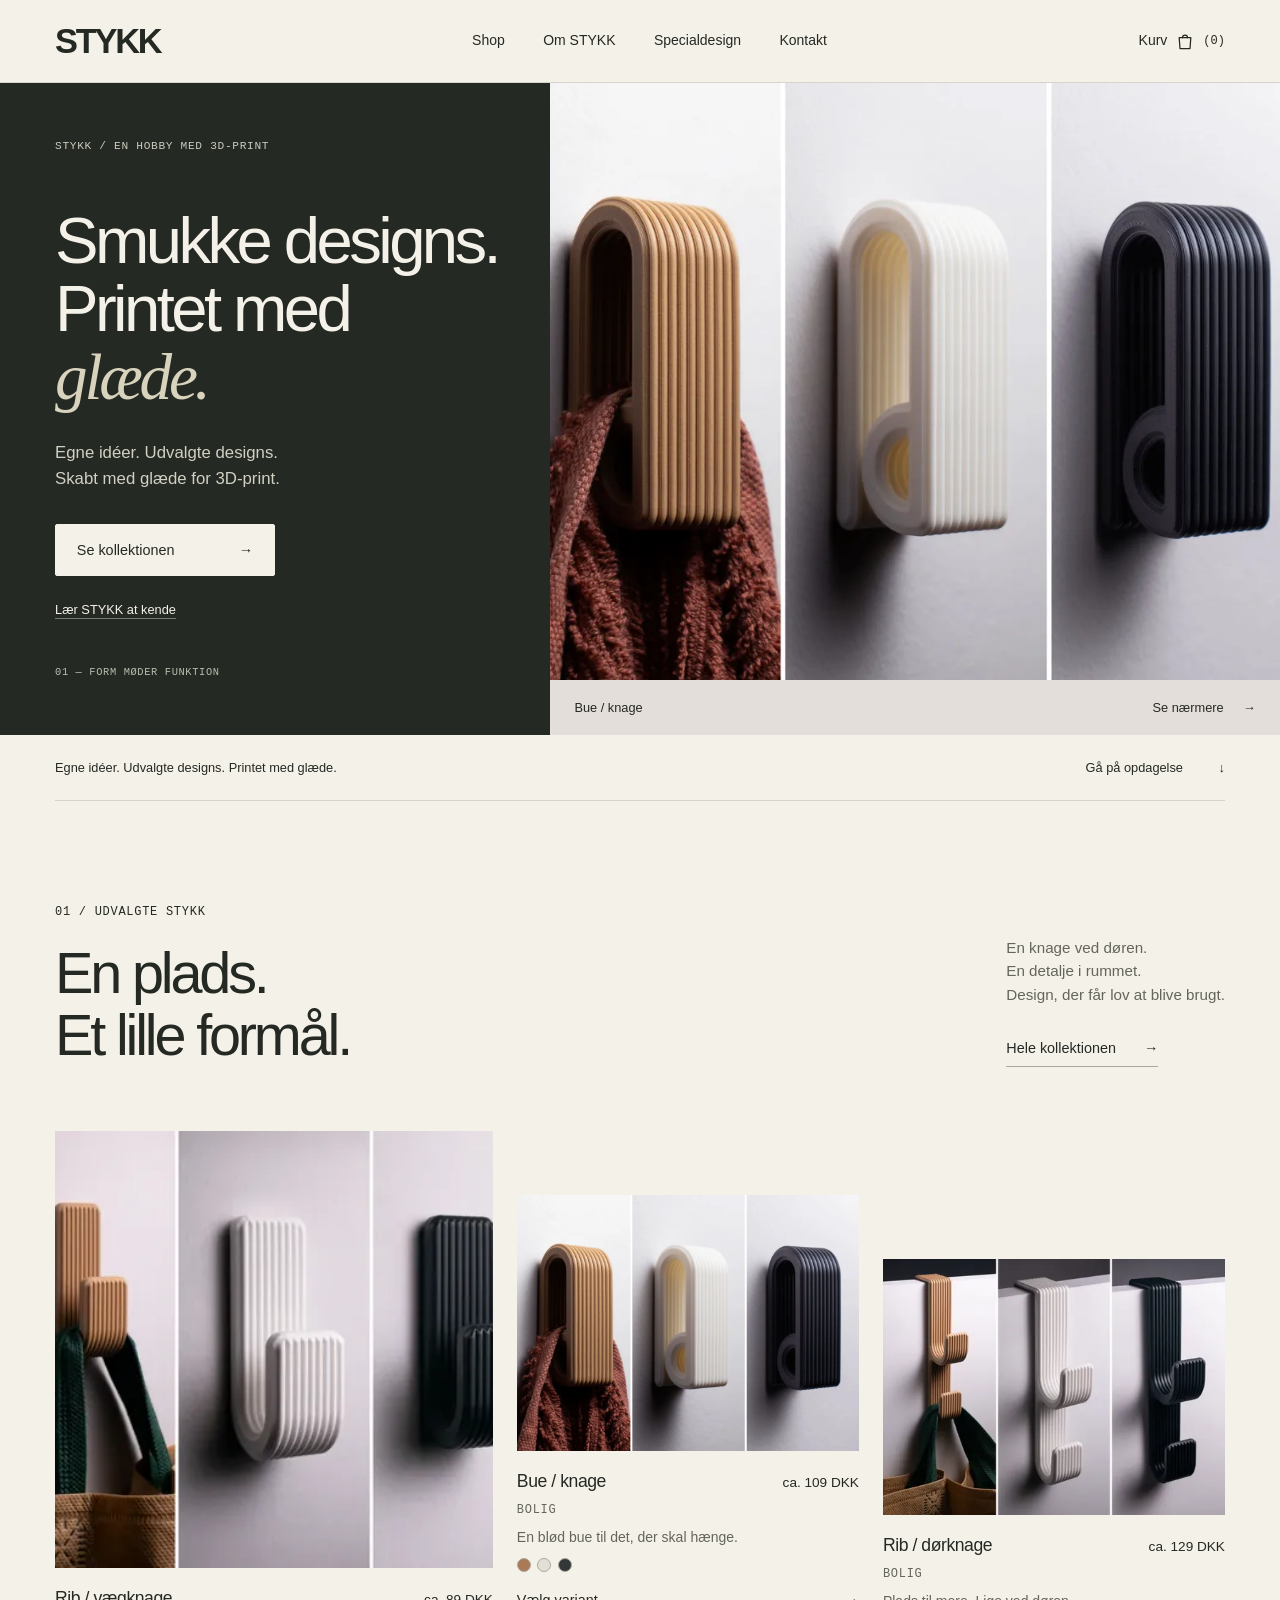
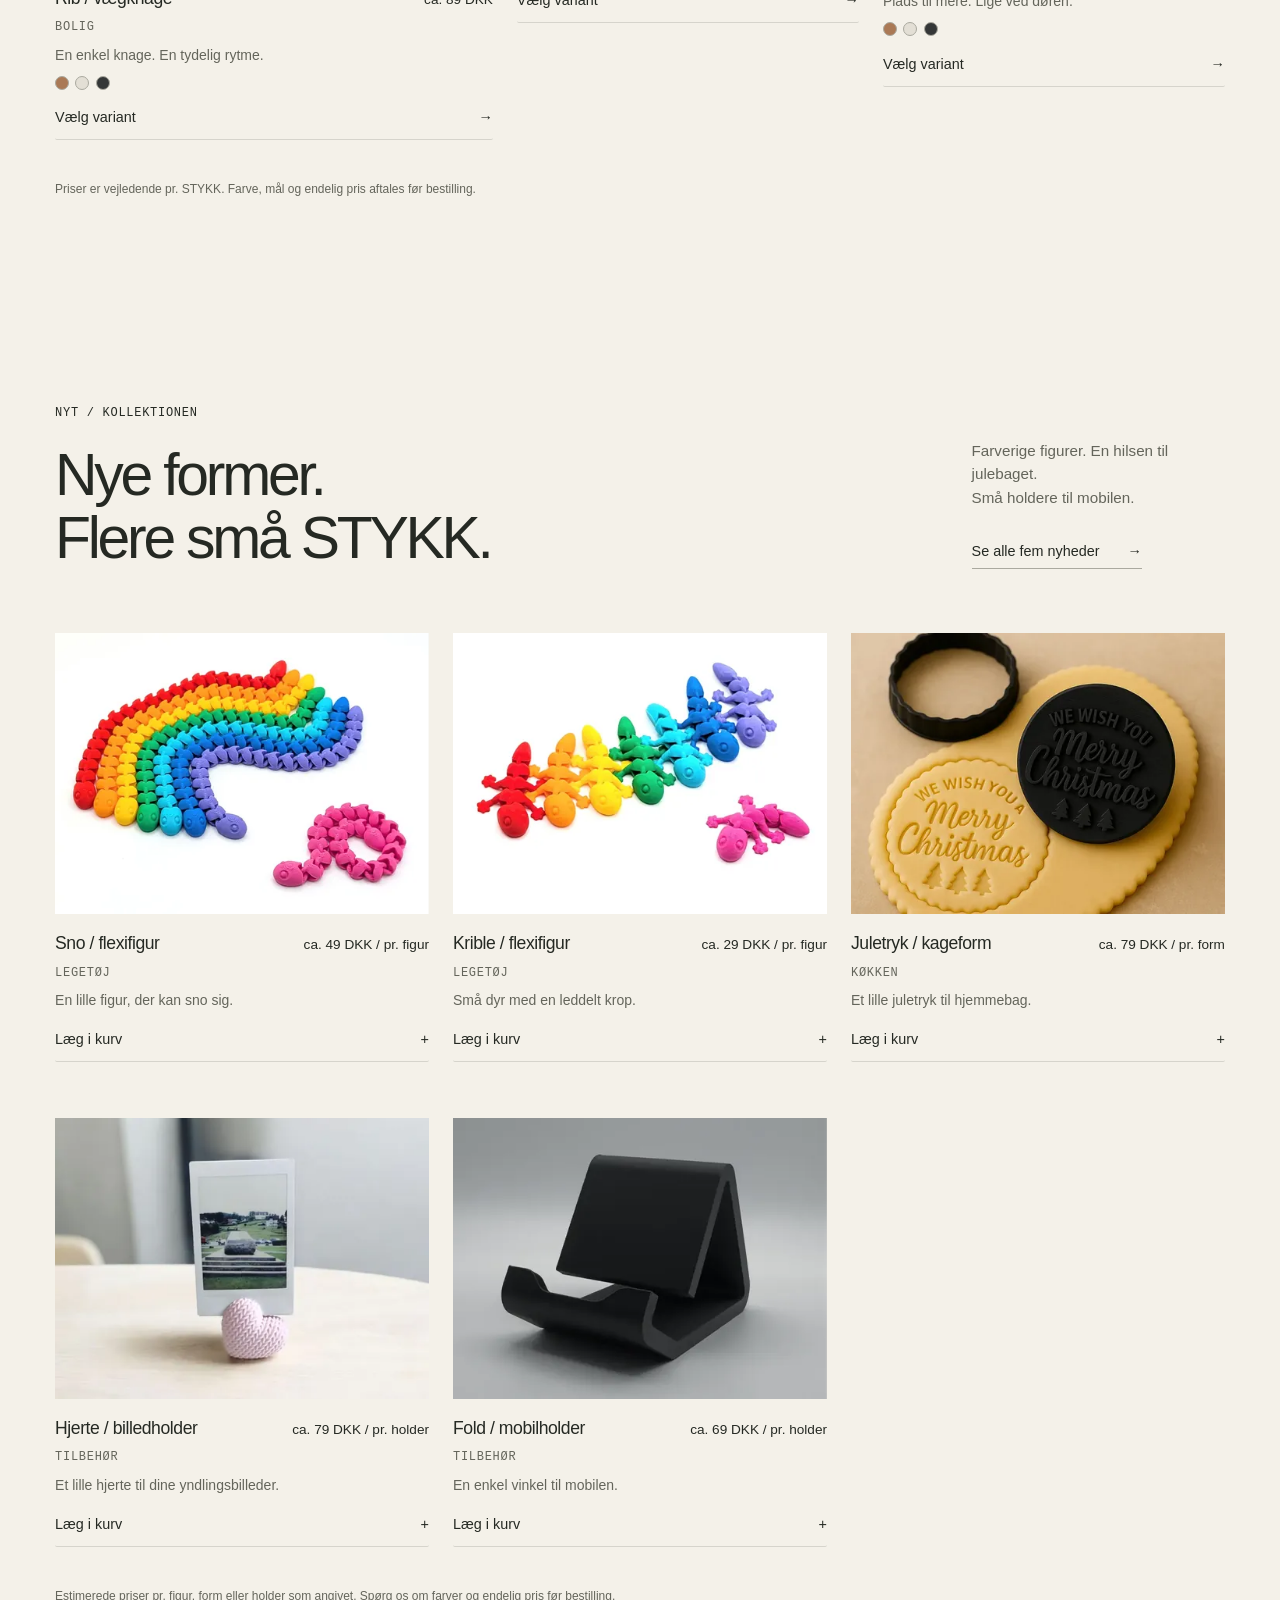
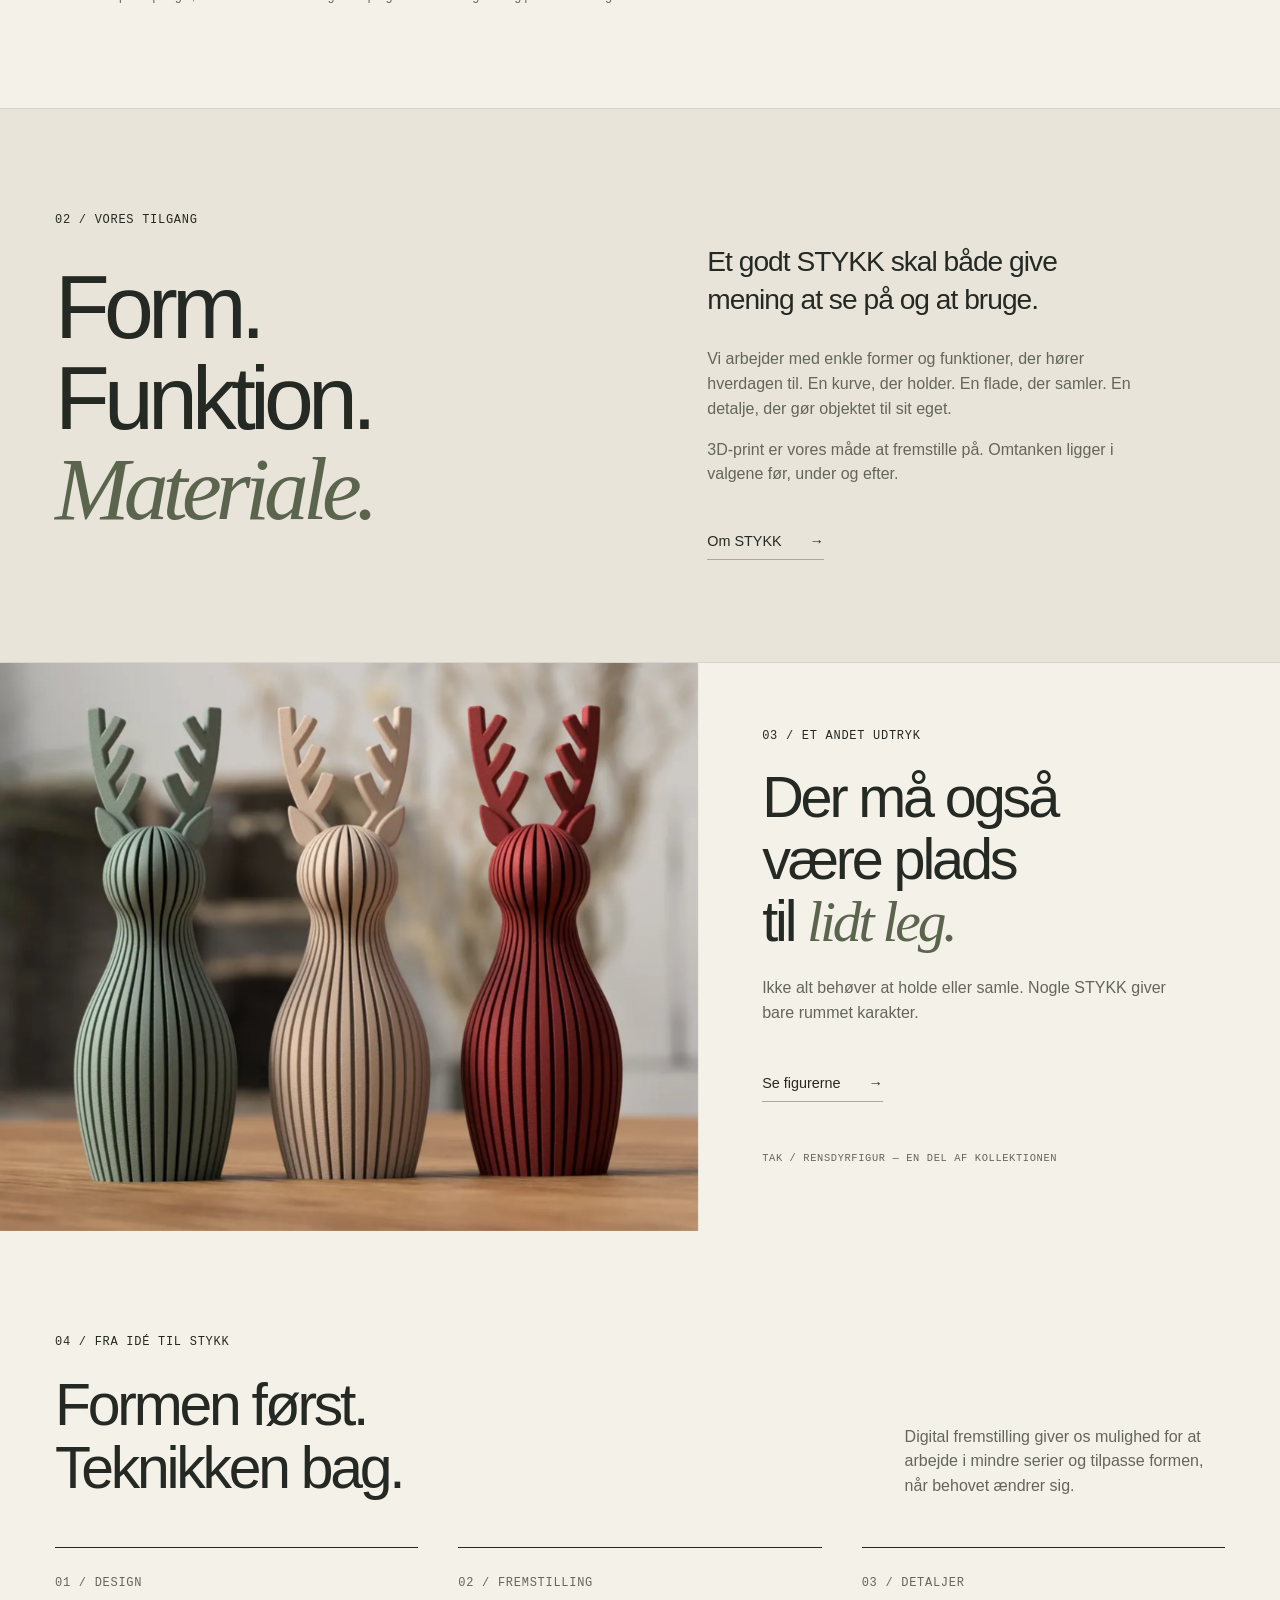
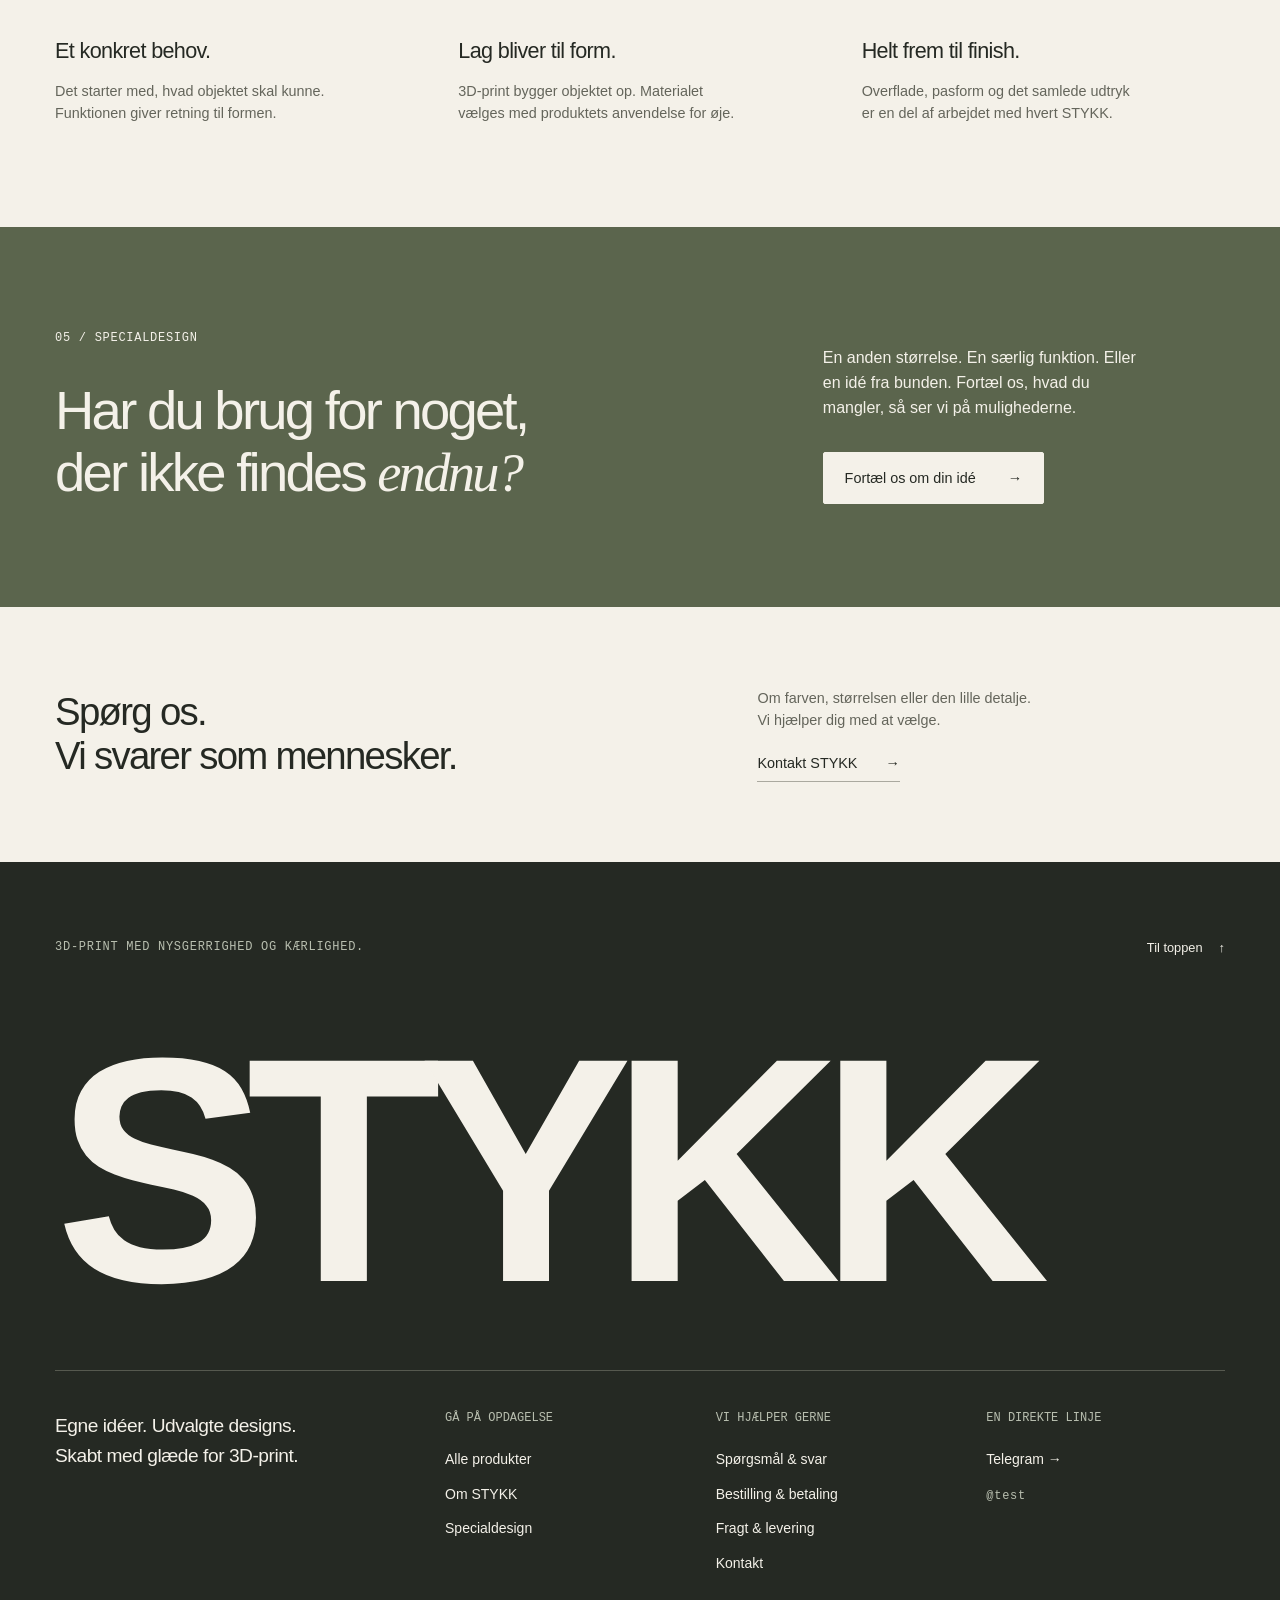
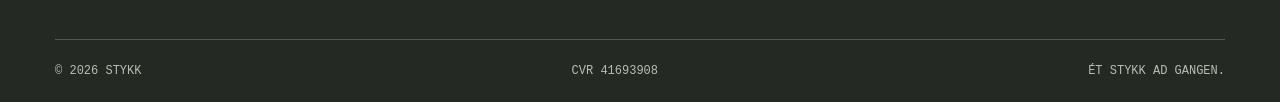
<file: index.html>
<!DOCTYPE html>
<html lang="da">
<head>
<meta charset="utf-8">
<meta name="viewport" content="width=device-width, initial-scale=1">
<title>STYKK — Smukke designs, skabt med glæde for 3D-print</title>
<meta name="description" content="STYKK er en hobby med glæde for 3D-print og smukke designs. Gå på opdagelse i egne projekter og udvalgte licenskøbte designs.">
<link rel="canonical" href="https://melorm301.github.io/3d-shop/">
<meta property="og:type" content="website">
<meta property="og:site_name" content="STYKK">
<meta property="og:title" content="STYKK — Smukke designs, skabt med glæde for 3D-print">
<meta property="og:description" content="STYKK er en hobby med glæde for 3D-print og smukke designs. Gå på opdagelse i egne projekter og udvalgte licenskøbte designs.">
<meta property="og:url" content="https://melorm301.github.io/3d-shop/">
<meta property="og:image" content="https://melorm301.github.io/3d-shop/images/stykk/bue-knage.webp">
<meta name="theme-color" content="#f4f1e9">
<link rel="manifest" href="assets/site.webmanifest">
<link rel="icon" href="assets/favicon.svg" type="image/svg+xml">
<link rel="stylesheet" href="css/style.css?v=20261005-wallart-1">
<script type="application/ld+json">{"@context":"https://schema.org","@graph":[{"@type":"WebSite","@id":"https://melorm301.github.io/3d-shop/#website","url":"https://melorm301.github.io/3d-shop/","name":"STYKK","inLanguage":"da"},{"@type":"Organization","@id":"https://melorm301.github.io/3d-shop/#organization","name":"STYKK","url":"https://melorm301.github.io/3d-shop/","identifier":{"@type":"PropertyValue","propertyID":"CVR","value":"41693908"}}]}</script>
</head>
<body class="page-index">
<a class="skip-link" href="#main">Spring til indhold</a>
<header class="site-header">
  <div class="wrap header-bar">
    <a class="brand" href="index.html" aria-label="STYKK, forside"><span class="brand-name" data-shop-name>STYKK</span></a>
    <nav class="nav" aria-label="Hovedmenu"><a class="nav-link" href="shop.html">Shop</a><a class="nav-link" href="about.html">Om STYKK</a><a class="nav-link" href="contact.html#custom">Specialdesign</a><a class="nav-link" href="contact.html">Kontakt</a></nav>
    <div class="header-actions">
      <a class="cart-link" href="cart.html" data-cart-open aria-haspopup="dialog" aria-label="Åbn kurv"><span class="cart-label">Kurv</span><span data-icon="bag"></span><span class="cart-count" data-cart-count>0</span></a>
      <button class="nav-toggle" type="button" data-nav-toggle aria-expanded="false" aria-controls="mobile-nav" aria-label="Åbn menu"><span data-icon="menu"></span></button>
    </div>
  </div>
  <dialog class="mobile-nav" id="mobile-nav" data-mobile-nav aria-label="Hovedmenu">
    <div class="mobile-nav-top"><a class="brand" href="index.html"><span class="brand-name" data-shop-name>STYKK</span></a><button class="icon-button" type="button" data-nav-close aria-label="Luk menu"><span data-icon="x"></span></button></div>
    <p class="eyebrow">Gå på opdagelse</p><nav aria-label="Mobilmenu"><a href="shop.html"><span>Shop</span><span class="arrow" aria-hidden="true">→</span></a><a href="about.html"><span>Om STYKK</span><span class="arrow" aria-hidden="true">→</span></a><a href="contact.html#custom"><span>Specialdesign</span><span class="arrow" aria-hidden="true">→</span></a><a href="contact.html"><span>Kontakt</span><span class="arrow" aria-hidden="true">→</span></a><a href="cart.html"><span>Din kurv</span><span class="arrow" aria-hidden="true">→</span></a></nav>
    <p class="mobile-nav-note">En hobby med 3D-print.<br>Egne idéer, udvalgt med omhu.</p>
  </dialog>
</header>
<noscript><nav class="wrap no-js-nav" aria-label="Menu uden JavaScript"><a href="index.html">Forside</a><a href="shop.html">Shop</a><a href="contact.html">Kontakt</a><a href="faq.html">FAQ</a></nav></noscript>
<main id="main">

<section class="st-hero" aria-labelledby="hero-title">
 <div class="st-hero-copy"><p class="eyebrow">STYKK / En hobby med 3D-print</p><h1 id="hero-title">Smukke designs.<br>Printet med<br><em>glæde.</em></h1><p class="st-hero-lede">Egne idéer. Udvalgte designs.<br>Skabt med glæde for 3D-print.</p><a class="btn btn-light" href="shop.html">Se kollektionen <span class="arrow" aria-hidden="true">→</span></a><a class="st-hero-about" href="about.html">Lær STYKK at kende</a><span class="st-hero-index mono">01 — Form møder funktion</span></div>
 <div class="st-hero-visual"><a href="product.html?id=bue-knage" aria-label="Se Bue-knagen"><img src="images/stykk/bue-knage.webp" srcset="images/stykk/bue-knage-480.webp 480w, images/stykk/bue-knage.webp 1000w" sizes="(max-width: 767px) 100vw, 55vw" width="1000" height="750" alt="Bue-knagen i varm brun, lys og mørk udgave, med ribbet overflade og afrundet form" decoding="async" fetchpriority="high"></a><div class="st-image-caption"><span>Bue / knage</span><a href="product.html?id=bue-knage">Se nærmere <span aria-hidden="true">→</span></a></div></div>
</section>
<div class="st-intro-line wrap"><p>Egne idéer. Udvalgte designs. Printet med glæde.</p><a href="#udvalgt" aria-label="Gå til udvalgte STYKK">Gå på opdagelse <span aria-hidden="true">↓</span></a></div>
<section class="section st-selected" id="udvalgt"><div class="wrap"><div class="section-head"><div><p class="eyebrow">01 / Udvalgte STYKK</p><h2 class="h2">En plads.<br>Et lille formål.</h2></div><div class="section-head-aside"><p>En knage ved døren.<br>En detalje i rummet.<br>Design, der får lov at blive brugt.</p><a class="link-quiet" href="shop.html">Hele kollektionen <span class="arrow" aria-hidden="true">→</span></a></div></div><div class="product-grid product-grid--featured" data-products data-limit="3">
<article class="pcard"><a class="pcard-link" href="product.html?id=rib-vaeg"><span class="pcard-media"><img src="images/stykk/rib-vaeg.webp" decoding="async" loading="lazy" width="1000" height="750" srcset="images/stykk/rib-vaeg-480.webp 480w, images/stykk/rib-vaeg-960.webp 960w, images/stykk/rib-vaeg.webp 1000w" sizes="(max-width: 479px) 92vw, (max-width: 767px) 44vw, 30vw" alt="Tre Rib-vægknager med afrundede kroge og lodrette ribber i brun, lys og mørk farve"></span><span class="pcard-body"><span class="pcard-meta"><span class="pcard-name">Rib / vægknage</span><span class="pcard-price" title="Vejledende pris pr. STYKK">ca. 89 DKK</span></span><span class="category-tag">Bolig</span><span class="pcard-desc body-sm">En enkel knage. En tydelig rytme.</span><span class="pcard-swatches" aria-label="Farver vist på billederne: Varm brun, Lys, Mørk"><i style="background:#aa7955" aria-hidden="true"></i><i style="background:#e3dfd5" aria-hidden="true"></i><i style="background:#343737" aria-hidden="true"></i></span></span></a><a class="btn btn-sm pcard-add" href="product.html?id=rib-vaeg">Vælg variant <span class="arrow" aria-hidden="true">→</span></a></article>
<article class="pcard"><a class="pcard-link" href="product.html?id=bue-knage"><span class="pcard-media"><img src="images/stykk/bue-knage.webp" decoding="async" loading="lazy" width="1000" height="750" srcset="images/stykk/bue-knage-480.webp 480w, images/stykk/bue-knage-960.webp 960w, images/stykk/bue-knage.webp 1000w" sizes="(max-width: 479px) 92vw, (max-width: 767px) 44vw, 30vw" alt="Tre Bue-knager i brun, lys og mørk farve med en stofstrop i den brune knage"><img class="pcard-secondary" src="images/stykk/bue-knage-02.webp" decoding="async" loading="lazy" width="1000" height="750" srcset="images/stykk/bue-knage-02-480.webp 480w, images/stykk/bue-knage-02-960.webp 960w, images/stykk/bue-knage-02.webp 1000w" sizes="(max-width: 479px) 92vw, (max-width: 767px) 44vw, 30vw" alt="" aria-hidden="true"></span><span class="pcard-body"><span class="pcard-meta"><span class="pcard-name">Bue / knage</span><span class="pcard-price" title="Vejledende pris pr. STYKK">ca. 109 DKK</span></span><span class="category-tag">Bolig</span><span class="pcard-desc body-sm">En blød bue til det, der skal hænge.</span><span class="pcard-swatches" aria-label="Farver vist på billederne: Varm brun, Lys, Mørk"><i style="background:#aa7955" aria-hidden="true"></i><i style="background:#e3dfd5" aria-hidden="true"></i><i style="background:#343737" aria-hidden="true"></i></span></span></a><a class="btn btn-sm pcard-add" href="product.html?id=bue-knage">Vælg variant <span class="arrow" aria-hidden="true">→</span></a></article>
<article class="pcard"><a class="pcard-link" href="product.html?id=rib-doer"><span class="pcard-media"><img src="images/stykk/rib-doer.webp" decoding="async" loading="lazy" width="1000" height="750" srcset="images/stykk/rib-doer-480.webp 480w, images/stykk/rib-doer-960.webp 960w, images/stykk/rib-doer.webp 1000w" sizes="(max-width: 479px) 92vw, (max-width: 767px) 44vw, 30vw" alt="Tre Rib-dørknager med to kroge, hængt over dørkanter"></span><span class="pcard-body"><span class="pcard-meta"><span class="pcard-name">Rib / dørknage</span><span class="pcard-price" title="Vejledende pris pr. STYKK">ca. 129 DKK</span></span><span class="category-tag">Bolig</span><span class="pcard-desc body-sm">Plads til mere. Lige ved døren.</span><span class="pcard-swatches" aria-label="Farver vist på billederne: Varm brun, Lys, Mørk"><i style="background:#aa7955" aria-hidden="true"></i><i style="background:#e3dfd5" aria-hidden="true"></i><i style="background:#343737" aria-hidden="true"></i></span></span></a><a class="btn btn-sm pcard-add" href="product.html?id=rib-doer">Vælg variant <span class="arrow" aria-hidden="true">→</span></a></article>
</div><p class="st-price-note">Priser er vejledende pr. STYKK. Farve, mål og endelig pris aftales før bestilling.</p></div></section>
<section class="section st-new-section" aria-labelledby="new-title"><div class="wrap"><div class="section-head"><div><p class="eyebrow">Nyt / Kollektionen</p><h2 class="h2" id="new-title">Nye former.<br>Flere små STYKK.</h2></div><div class="section-head-aside"><p>Farverige figurer. En hilsen til julebaget.<br>Små holdere til mobilen.</p><a class="link-quiet" href="shop.html?collection=new">Se alle fem nyheder <span class="arrow" aria-hidden="true">→</span></a></div></div><div class="product-grid product-grid--catalog st-new-grid" data-products data-product-source="new">
<article class="pcard"><a class="pcard-link" href="product.html?id=sno-flexifigur"><span class="pcard-media"><img src="images/stykk/sno-flexifigur.webp" decoding="async" loading="lazy" width="1000" height="749" srcset="images/stykk/sno-flexifigur-480.webp 480w, images/stykk/sno-flexifigur-960.webp 960w, images/stykk/sno-flexifigur.webp 1000w" sizes="(max-width: 479px) 92vw, (max-width: 767px) 44vw, 30vw" alt="Række af farverige, leddelte figurer formet i buede slangeagtige kurver med en mindre pink figur foran"></span><span class="pcard-body"><span class="pcard-meta"><span class="pcard-name">Sno / flexifigur</span><span class="pcard-price" title="Vejledende pris pr. STYKK">ca. 49 DKK / pr. figur</span></span><span class="category-tag">Legetøj</span><span class="pcard-desc body-sm">En lille figur, der kan sno sig.</span></span></a><button class="btn btn-sm pcard-add" type="button" data-add-product="sno-flexifigur" aria-label="Læg Sno / flexifigur i kurv">Læg i kurv <span class="arrow" aria-hidden="true">+</span></button></article>
<article class="pcard"><a class="pcard-link" href="product.html?id=krible-flexifigur"><span class="pcard-media"><img src="images/stykk/krible-flexifigur.webp" decoding="async" loading="lazy" width="1000" height="750" srcset="images/stykk/krible-flexifigur-480.webp 480w, images/stykk/krible-flexifigur-960.webp 960w, images/stykk/krible-flexifigur.webp 1000w" sizes="(max-width: 479px) 92vw, (max-width: 767px) 44vw, 30vw" alt="Små, farverige leddelte dyrefigurer vist på række i regnbuens farver med en pink figur separat"></span><span class="pcard-body"><span class="pcard-meta"><span class="pcard-name">Krible / flexifigur</span><span class="pcard-price" title="Vejledende pris pr. STYKK">ca. 29 DKK / pr. figur</span></span><span class="category-tag">Legetøj</span><span class="pcard-desc body-sm">Små dyr med en leddelt krop.</span></span></a><button class="btn btn-sm pcard-add" type="button" data-add-product="krible-flexifigur" aria-label="Læg Krible / flexifigur i kurv">Læg i kurv <span class="arrow" aria-hidden="true">+</span></button></article>
<article class="pcard"><a class="pcard-link" href="product.html?id=juletryk-kageform"><span class="pcard-media"><img src="images/stykk/juletryk-kageform.webp" decoding="async" loading="lazy" width="1000" height="750" srcset="images/stykk/juletryk-kageform-480.webp 480w, images/stykk/juletryk-kageform-960.webp 960w, images/stykk/juletryk-kageform.webp 1000w" sizes="(max-width: 479px) 92vw, (max-width: 767px) 44vw, 30vw" alt="Rund kageform med Merry Christmas-tekst vist sammen med stemplede småkager"></span><span class="pcard-body"><span class="pcard-meta"><span class="pcard-name">Juletryk / kageform</span><span class="pcard-price" title="Vejledende pris pr. STYKK">ca. 79 DKK / pr. form</span></span><span class="category-tag">Køkken</span><span class="pcard-desc body-sm">Et lille juletryk til hjemmebag.</span></span></a><button class="btn btn-sm pcard-add" type="button" data-add-product="juletryk-kageform" aria-label="Læg Juletryk / kageform i kurv">Læg i kurv <span class="arrow" aria-hidden="true">+</span></button></article>
<article class="pcard"><a class="pcard-link" href="product.html?id=punkt-mobilholder"><span class="pcard-media"><img src="images/stykk/punkt-mobilholder.webp" decoding="async" loading="lazy" width="1000" height="750" srcset="images/stykk/punkt-mobilholder-480.webp 480w, images/stykk/punkt-mobilholder-960.webp 960w, images/stykk/punkt-mobilholder.webp 1000w" sizes="(max-width: 479px) 92vw, (max-width: 767px) 44vw, 30vw" alt="Et lyserødt, rillet hjerte holder et foto fremme på et bord"></span><span class="pcard-body"><span class="pcard-meta"><span class="pcard-name">Hjerte / billedholder</span><span class="pcard-price" title="Vejledende pris pr. STYKK">ca. 79 DKK / pr. holder</span></span><span class="category-tag">Tilbehør</span><span class="pcard-desc body-sm">Et lille hjerte til dine yndlingsbilleder.</span></span></a><button class="btn btn-sm pcard-add" type="button" data-add-product="punkt-mobilholder" aria-label="Læg Hjerte / billedholder i kurv">Læg i kurv <span class="arrow" aria-hidden="true">+</span></button></article>
<article class="pcard"><a class="pcard-link" href="product.html?id=fold-mobilholder"><span class="pcard-media"><img src="images/stykk/fold-mobilholder.webp" decoding="async" loading="lazy" width="1000" height="750" srcset="images/stykk/fold-mobilholder-480.webp 480w, images/stykk/fold-mobilholder-960.webp 960w, images/stykk/fold-mobilholder.webp 1000w" sizes="(max-width: 479px) 92vw, (max-width: 767px) 44vw, 30vw" alt="Sort, vinklet mobilholder med bred forkant og åben trekantet sideprofil"></span><span class="pcard-body"><span class="pcard-meta"><span class="pcard-name">Fold / mobilholder</span><span class="pcard-price" title="Vejledende pris pr. STYKK">ca. 69 DKK / pr. holder</span></span><span class="category-tag">Tilbehør</span><span class="pcard-desc body-sm">En enkel vinkel til mobilen.</span></span></a><button class="btn btn-sm pcard-add" type="button" data-add-product="fold-mobilholder" aria-label="Læg Fold / mobilholder i kurv">Læg i kurv <span class="arrow" aria-hidden="true">+</span></button></article>
</div><p class="st-price-note">Estimerede priser pr. figur, form eller holder som angivet. Spørg os om farver og endelig pris før bestilling.</p></div></section>
<section class="st-philosophy section" id="om"><div class="wrap st-philosophy-layout"><div><p class="eyebrow">02 / Vores tilgang</p><h2>Form.<br>Funktion.<br><em>Materiale.</em></h2></div><div class="st-philosophy-copy" data-reveal><p class="st-statement">Et godt STYKK skal både give mening at se på og at bruge.</p><p>Vi arbejder med enkle former og funktioner, der hører hverdagen til. En kurve, der holder. En flade, der samler. En detalje, der gør objektet til sit eget.</p><p>3D-print er vores måde at fremstille på. Omtanken ligger i valgene før, under og efter.</p><a class="link-quiet" href="about.html">Om STYKK <span class="arrow" aria-hidden="true">→</span></a></div></div></section>
<section class="st-editorial"><div class="st-editorial-image" data-reveal><img src="images/stykk/tak-objekt.webp" srcset="images/stykk/tak-objekt-480.webp 480w, images/stykk/tak-objekt.webp 1000w" sizes="(max-width: 767px) 100vw, 55vw" width="1000" height="750" alt="Tre rensdyrfigurer med bølgende ribber og stiliserede gevirer i grøn, sandfarvet og rød" decoding="async" loading="lazy"></div><div class="st-editorial-copy"><p class="eyebrow">03 / Et andet udtryk</p><h2 class="h2">Der må også<br>være plads<br>til <em>lidt leg.</em></h2><p class="body mt-md">Ikke alt behøver at holde eller samle. Nogle STYKK giver bare rummet karakter.</p><a class="link-quiet mt-lg" href="shop.html?collection=figures">Se figurerne <span class="arrow" aria-hidden="true">→</span></a><span class="mono st-editorial-note">Tak / rensdyrfigur — en del af kollektionen</span></div></section>
<section class="section st-process"><div class="wrap"><div class="section-head"><div><p class="eyebrow">04 / Fra idé til STYKK</p><h2 class="h2">Formen først.<br>Teknikken bag.</h2></div><p class="body">Digital fremstilling giver os mulighed for at arbejde i mindre serier og tilpasse formen, når behovet ændrer sig.</p></div><div class="st-process-grid"><article><span class="mono">01 / Design</span><h3>Et konkret behov.</h3><p>Det starter med, hvad objektet skal kunne. Funktionen giver retning til formen.</p></article><article><span class="mono">02 / Fremstilling</span><h3>Lag bliver til form.</h3><p>3D-print bygger objektet op. Materialet vælges med produktets anvendelse for øje.</p></article><article><span class="mono">03 / Detaljer</span><h3>Helt frem til finish.</h3><p>Overflade, pasform og det samlede udtryk er en del af arbejdet med hvert STYKK.</p></article></div></div></section>
<section class="section st-custom"><div class="wrap st-custom-layout"><div><p class="eyebrow">05 / Specialdesign</p><h2>Har du brug for noget,<br>der ikke findes <em>endnu?</em></h2></div><div><p>En anden størrelse. En særlig funktion. Eller en idé fra bunden. Fortæl os, hvad du mangler, så ser vi på mulighederne.</p><a class="btn btn-light" href="contact.html#custom">Fortæl os om din idé <span class="arrow" aria-hidden="true">→</span></a></div></div></section>
<section class="st-service wrap"><h2>Spørg os.<br>Vi svarer som mennesker.</h2><div><p>Om farven, størrelsen eller den lille detalje.<br>Vi hjælper dig med at vælge.</p><a class="link-quiet" href="contact.html">Kontakt STYKK <span class="arrow" aria-hidden="true">→</span></a></div></section>

</main>
<footer class="site-footer"><div class="wrap">
  <div class="footer-top"><p class="eyebrow">3D-print med nysgerrighed og kærlighed.</p><a class="footer-to-top" href="#main" aria-label="Til toppen">Til toppen <span aria-hidden="true">↑</span></a></div>
  <a class="footer-wordmark" href="index.html" aria-label="STYKK, forside">STYKK</a>
  <div class="footer-grid">
    <p class="footer-about">Egne idéer. Udvalgte designs.<br>Skabt med glæde for 3D-print.</p>
    <div class="footer-col"><h2>Gå på opdagelse</h2><ul><li><a href="shop.html">Alle produkter</a></li><li><a href="about.html">Om STYKK</a></li><li><a href="contact.html#custom">Specialdesign</a></li></ul></div>
    <div class="footer-col"><h2>Vi hjælper gerne</h2><ul><li><a href="faq.html">Spørgsmål &amp; svar</a></li><li><a href="faq.html#orders">Bestilling &amp; betaling</a></li><li><a href="faq.html#shipping">Fragt &amp; levering</a></li><li><a href="contact.html">Kontakt</a></li></ul></div>
    <div class="footer-col"><h2>En direkte linje</h2><ul><li><a href="https://t.me/test" data-shop-telegram target="_blank" rel="noopener noreferrer">Telegram <span class="arrow" aria-hidden="true">→</span></a></li><li><span class="mono telegram-handle" data-shop-telegram-handle>@test</span></li></ul></div>
  </div>
  <div class="footer-bottom"><span>© <span data-shop-year>2026</span> <span data-shop-name>STYKK</span></span><span>CVR <span data-shop-cvr>41693908</span></span><span>Ét STYKK ad gangen.</span></div>
</div></footer>
<script src="js/products.js?v=20261005-wallart-1"></script>
<script src="js/image-data.js?v=20261005-wallart-1"></script>
<script src="js/ui.js?v=20261005-wallart-1"></script>
<script src="js/cart.js?v=20261005-wallart-1"></script>
<script src="js/catalog.js?v=20261005-wallart-1"></script>
<script src="js/product.js?v=20261005-wallart-1"></script>
<script src="js/main.js?v=20261005-wallart-1"></script>
</body>
</html>
</file>
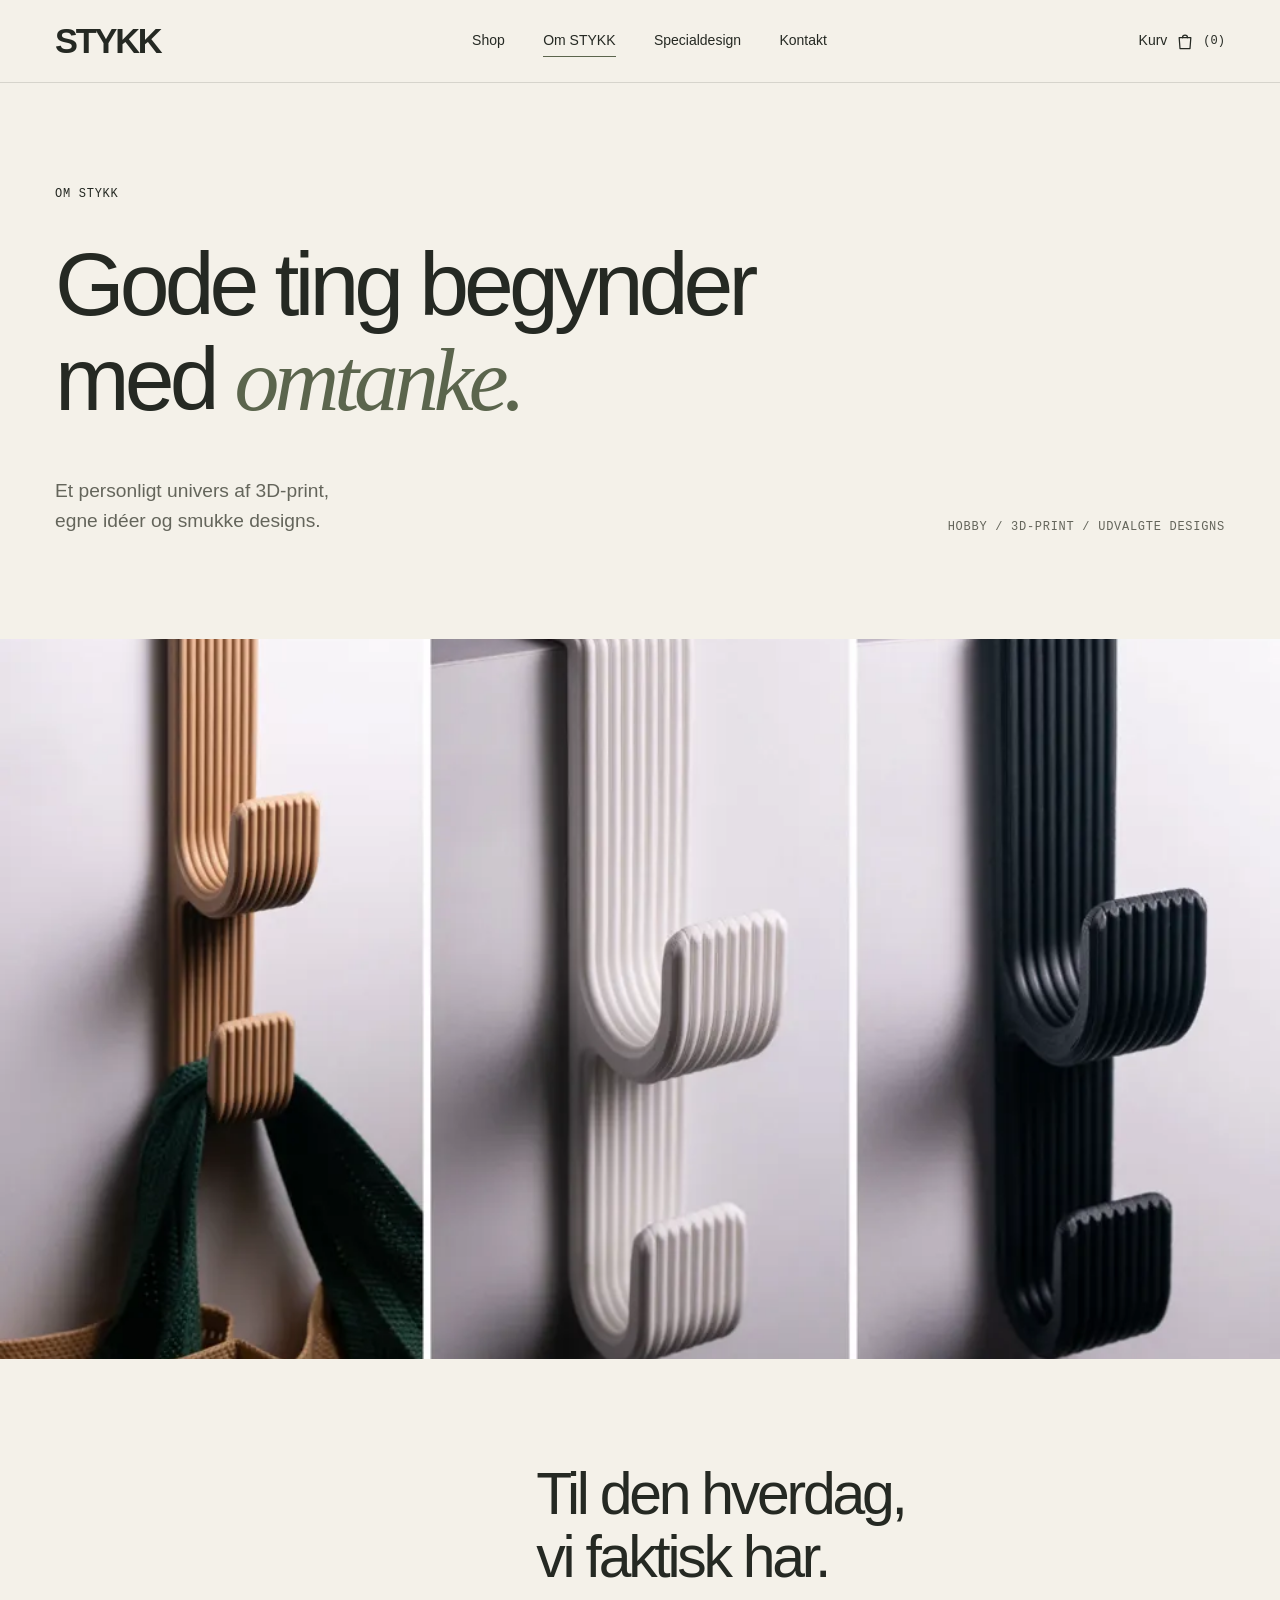
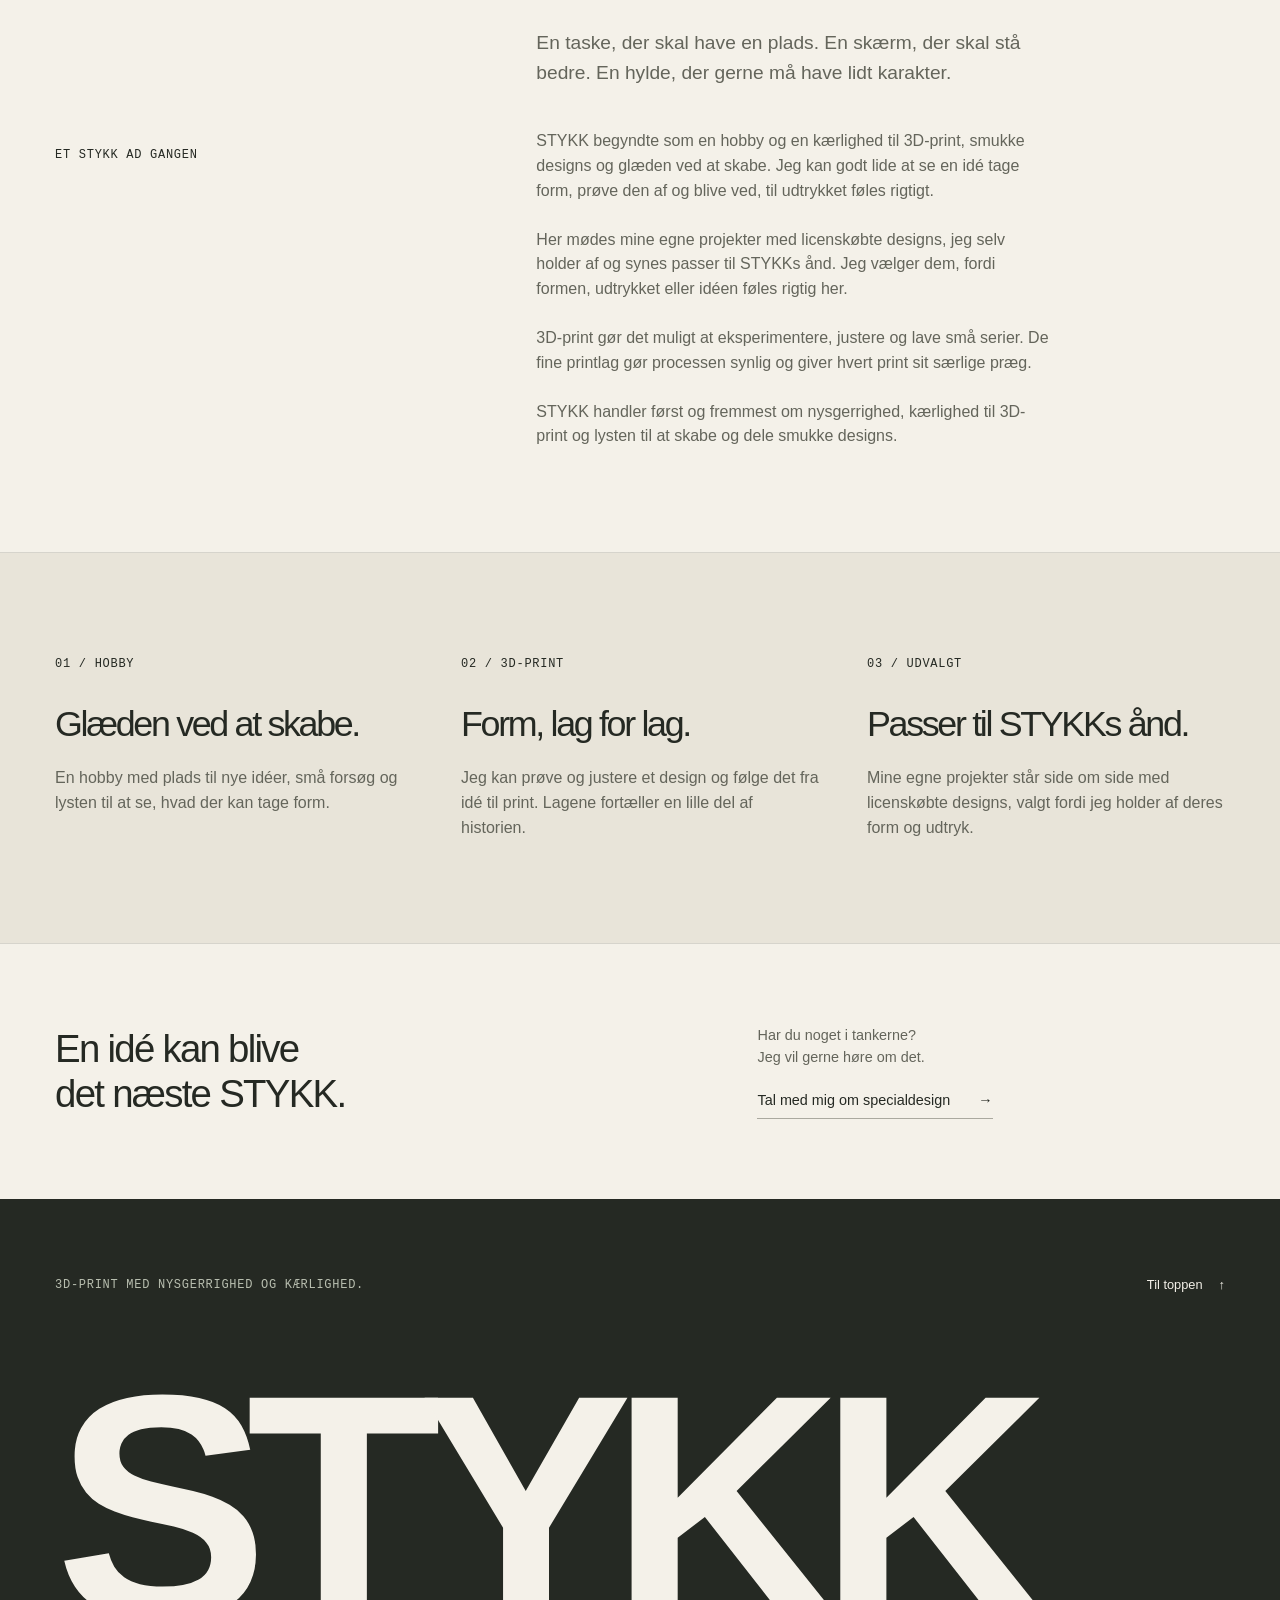
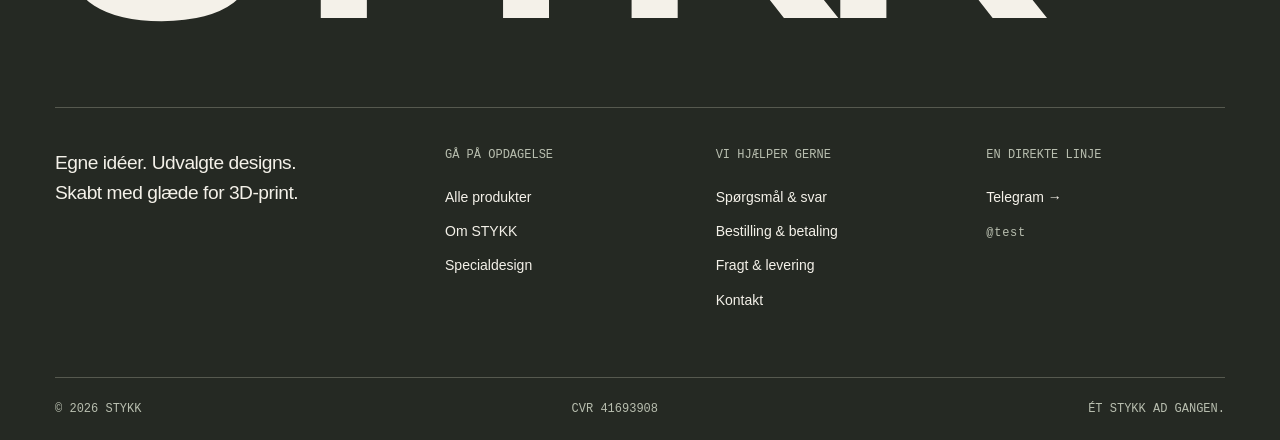
<file: about.html>
<!DOCTYPE html>
<html lang="da">
<head>
<meta charset="utf-8">
<meta name="viewport" content="width=device-width, initial-scale=1">
<title>Om STYKK | 3D-print, hobby og smukke designs</title>
<meta name="description" content="STYKK er en hobby drevet af glæden ved 3D-print og smukke designs — med egne projekter og licenskøbte designs, der passer til STYKKs ånd.">
<link rel="canonical" href="https://melorm301.github.io/3d-shop/about.html">
<meta property="og:type" content="website">
<meta property="og:site_name" content="STYKK">
<meta property="og:title" content="Om STYKK | 3D-print, hobby og smukke designs">
<meta property="og:description" content="STYKK er en hobby drevet af glæden ved 3D-print og smukke designs — med egne projekter og licenskøbte designs, der passer til STYKKs ånd.">
<meta property="og:url" content="https://melorm301.github.io/3d-shop/about.html">
<meta property="og:image" content="https://melorm301.github.io/3d-shop/images/stykk/bue-knage.webp">
<meta name="theme-color" content="#f4f1e9">
<link rel="manifest" href="assets/site.webmanifest">
<link rel="icon" href="assets/favicon.svg" type="image/svg+xml">
<link rel="stylesheet" href="css/style.css?v=20261005-wallart-1">

</head>
<body class="page-about">
<a class="skip-link" href="#main">Spring til indhold</a>
<header class="site-header">
  <div class="wrap header-bar">
    <a class="brand" href="index.html" aria-label="STYKK, forside"><span class="brand-name" data-shop-name>STYKK</span></a>
    <nav class="nav" aria-label="Hovedmenu"><a class="nav-link" href="shop.html">Shop</a><a class="nav-link" href="about.html" aria-current="page">Om STYKK</a><a class="nav-link" href="contact.html#custom">Specialdesign</a><a class="nav-link" href="contact.html">Kontakt</a></nav>
    <div class="header-actions">
      <a class="cart-link" href="cart.html" data-cart-open aria-haspopup="dialog" aria-label="Åbn kurv"><span class="cart-label">Kurv</span><span data-icon="bag"></span><span class="cart-count" data-cart-count>0</span></a>
      <button class="nav-toggle" type="button" data-nav-toggle aria-expanded="false" aria-controls="mobile-nav" aria-label="Åbn menu"><span data-icon="menu"></span></button>
    </div>
  </div>
  <dialog class="mobile-nav" id="mobile-nav" data-mobile-nav aria-label="Hovedmenu">
    <div class="mobile-nav-top"><a class="brand" href="index.html"><span class="brand-name" data-shop-name>STYKK</span></a><button class="icon-button" type="button" data-nav-close aria-label="Luk menu"><span data-icon="x"></span></button></div>
    <p class="eyebrow">Gå på opdagelse</p><nav aria-label="Mobilmenu"><a href="shop.html"><span>Shop</span><span class="arrow" aria-hidden="true">→</span></a><a href="about.html"><span>Om STYKK</span><span class="arrow" aria-hidden="true">→</span></a><a href="contact.html#custom"><span>Specialdesign</span><span class="arrow" aria-hidden="true">→</span></a><a href="contact.html"><span>Kontakt</span><span class="arrow" aria-hidden="true">→</span></a><a href="cart.html"><span>Din kurv</span><span class="arrow" aria-hidden="true">→</span></a></nav>
    <p class="mobile-nav-note">En hobby med 3D-print.<br>Egne idéer, udvalgt med omhu.</p>
  </dialog>
</header>
<noscript><nav class="wrap no-js-nav" aria-label="Menu uden JavaScript"><a href="index.html">Forside</a><a href="shop.html">Shop</a><a href="contact.html">Kontakt</a><a href="faq.html">FAQ</a></nav></noscript>
<main id="main">
<section class="section st-about-intro"><div class="wrap"><p class="eyebrow">Om STYKK</p><h1>Gode ting begynder<br>med <em>omtanke.</em></h1><div class="st-about-lead"><p class="lede">Et personligt univers af 3D-print,<br>egne idéer og smukke designs.</p><span class="mono">Hobby / 3D-print / Udvalgte designs</span></div></div></section>
<section class="st-about-image"><img src="images/stykk/rib-doer.webp" srcset="images/stykk/rib-doer-480.webp 480w, images/stykk/rib-doer.webp 1000w" sizes="100vw" width="1000" height="750" alt="Rib-dørknagen i tre farver, placeret over dørkanter" decoding="async" fetchpriority="high"></section>
<section class="section"><div class="wrap st-about-story"><p class="eyebrow">Et STYKK ad gangen</p><div><h2 class="h2">Til den hverdag,<br>vi faktisk har.</h2><p class="lede mt-lg">En taske, der skal have en plads. En skærm, der skal stå bedre. En hylde, der gerne må have lidt karakter.</p><p class="body mt-lg">STYKK begyndte som en hobby og en kærlighed til 3D-print, smukke designs og glæden ved at skabe. Jeg kan godt lide at se en idé tage form, prøve den af og blive ved, til udtrykket føles rigtigt.</p><p class="body mt-md">Her mødes mine egne projekter med licenskøbte designs, jeg selv holder af og synes passer til STYKKs ånd. Jeg vælger dem, fordi formen, udtrykket eller idéen føles rigtig her.</p><p class="body mt-md">3D-print gør det muligt at eksperimentere, justere og lave små serier. De fine printlag gør processen synlig og giver hvert print sit særlige præg.</p><p class="body mt-md">STYKK handler først og fremmest om nysgerrighed, kærlighed til 3D-print og lysten til at skabe og dele smukke designs.</p></div></div></section>
<section class="st-philosophy section"><div class="wrap st-about-values"><article><p class="eyebrow">01 / Hobby</p><h2 class="h2">Glæden ved at skabe.</h2><p>En hobby med plads til nye idéer, små forsøg og lysten til at se, hvad der kan tage form.</p></article><article><p class="eyebrow">02 / 3D-print</p><h2 class="h2">Form, lag for lag.</h2><p>Jeg kan prøve og justere et design og følge det fra idé til print. Lagene fortæller en lille del af historien.</p></article><article><p class="eyebrow">03 / Udvalgt</p><h2 class="h2">Passer til STYKKs ånd.</h2><p>Mine egne projekter står side om side med licenskøbte designs, valgt fordi jeg holder af deres form og udtryk.</p></article></div></section>
<section class="st-service wrap"><h2>En idé kan blive<br>det næste STYKK.</h2><div><p>Har du noget i tankerne?<br>Jeg vil gerne høre om det.</p><a class="link-quiet" href="contact.html#custom">Tal med mig om specialdesign <span class="arrow" aria-hidden="true">→</span></a></div></section>
</main>
<footer class="site-footer"><div class="wrap">
  <div class="footer-top"><p class="eyebrow">3D-print med nysgerrighed og kærlighed.</p><a class="footer-to-top" href="#main" aria-label="Til toppen">Til toppen <span aria-hidden="true">↑</span></a></div>
  <a class="footer-wordmark" href="index.html" aria-label="STYKK, forside">STYKK</a>
  <div class="footer-grid">
    <p class="footer-about">Egne idéer. Udvalgte designs.<br>Skabt med glæde for 3D-print.</p>
    <div class="footer-col"><h2>Gå på opdagelse</h2><ul><li><a href="shop.html">Alle produkter</a></li><li><a href="about.html">Om STYKK</a></li><li><a href="contact.html#custom">Specialdesign</a></li></ul></div>
    <div class="footer-col"><h2>Vi hjælper gerne</h2><ul><li><a href="faq.html">Spørgsmål &amp; svar</a></li><li><a href="faq.html#orders">Bestilling &amp; betaling</a></li><li><a href="faq.html#shipping">Fragt &amp; levering</a></li><li><a href="contact.html">Kontakt</a></li></ul></div>
    <div class="footer-col"><h2>En direkte linje</h2><ul><li><a href="https://t.me/test" data-shop-telegram target="_blank" rel="noopener noreferrer">Telegram <span class="arrow" aria-hidden="true">→</span></a></li><li><span class="mono telegram-handle" data-shop-telegram-handle>@test</span></li></ul></div>
  </div>
  <div class="footer-bottom"><span>© <span data-shop-year>2026</span> <span data-shop-name>STYKK</span></span><span>CVR <span data-shop-cvr>41693908</span></span><span>Ét STYKK ad gangen.</span></div>
</div></footer>
<script src="js/products.js?v=20261005-wallart-1"></script>
<script src="js/image-data.js?v=20261005-wallart-1"></script>
<script src="js/ui.js?v=20261005-wallart-1"></script>
<script src="js/cart.js?v=20261005-wallart-1"></script>
<script src="js/catalog.js?v=20261005-wallart-1"></script>
<script src="js/product.js?v=20261005-wallart-1"></script>
<script src="js/main.js?v=20261005-wallart-1"></script>
</body>
</html>
</file>
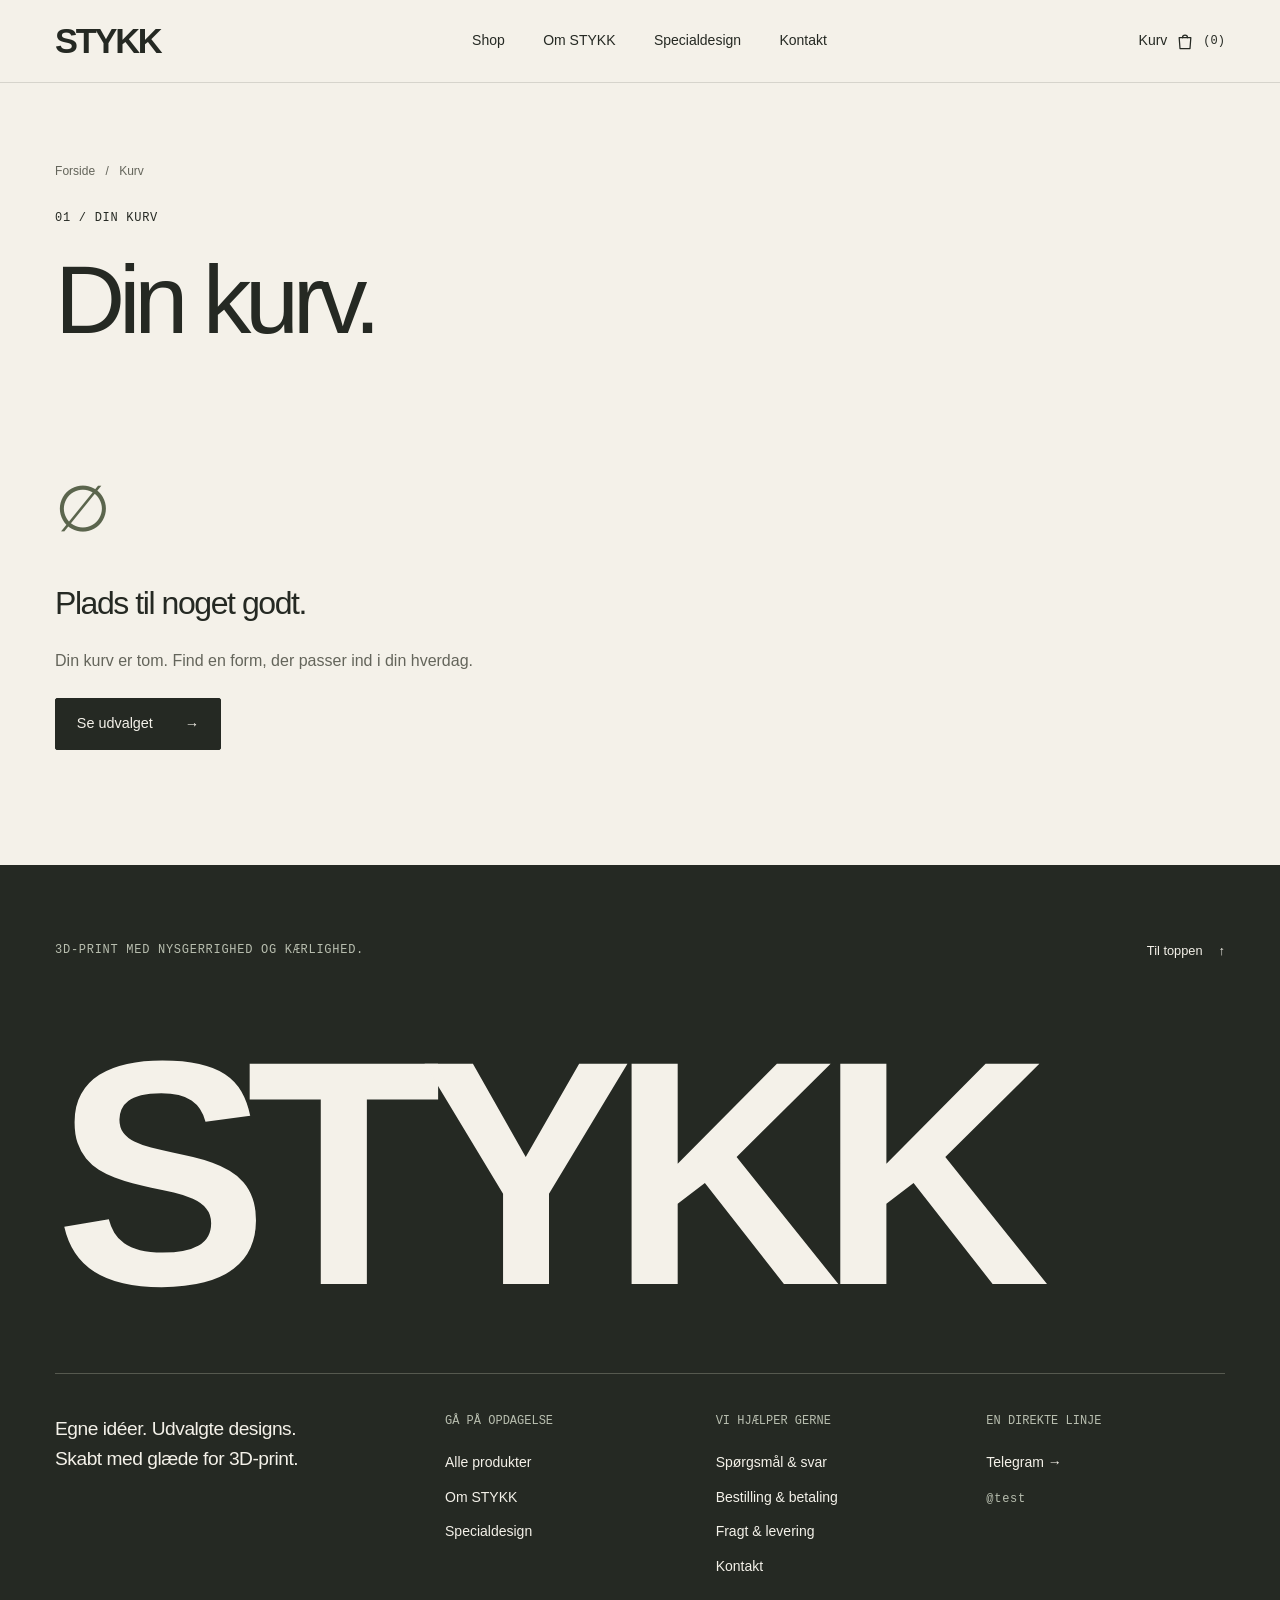
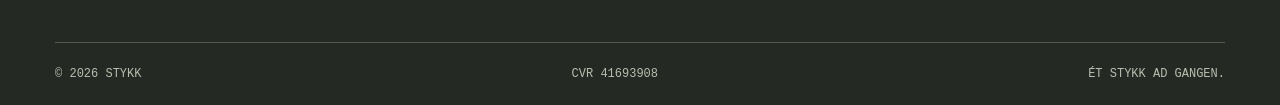
<file: cart.html>
<!DOCTYPE html>
<html lang="da">
<head>
<meta charset="utf-8">
<meta name="viewport" content="width=device-width, initial-scale=1">
<title>Kurv | STYKK</title>
<meta name="description" content="Gennemse din kurv hos STYKK, juster antal og fortsæt til checkout for at sende en ordreforespørgsel.">
<meta name="robots" content="noindex,follow">
<link rel="canonical" href="https://melorm301.github.io/3d-shop/cart.html">
<meta name="theme-color" content="#F5F3EE">
<link rel="manifest" href="assets/site.webmanifest">
<link rel="icon" href="assets/favicon.svg" type="image/svg+xml">
<link rel="stylesheet" href="css/style.css?v=20261005-wallart-1">
</head>
<body class="page-cart">
<a class="skip-link" href="#main">Spring til indhold</a>
<header class="site-header">
  <div class="wrap header-bar">
    <a class="brand" href="index.html" aria-label="STYKK, forside"><span class="brand-name" data-shop-name>STYKK</span></a>
    <nav class="nav" aria-label="Hovedmenu"><a class="nav-link" href="shop.html">Shop</a><a class="nav-link" href="about.html">Om STYKK</a><a class="nav-link" href="contact.html#custom">Specialdesign</a><a class="nav-link" href="contact.html">Kontakt</a></nav>
    <div class="header-actions">
      <a class="cart-link" href="cart.html" data-cart-open aria-haspopup="dialog" aria-label="Åbn kurv"><span class="cart-label">Kurv</span><span data-icon="bag"></span><span class="cart-count" data-cart-count>0</span></a>
      <button class="nav-toggle" type="button" data-nav-toggle aria-expanded="false" aria-controls="mobile-nav" aria-label="Åbn menu"><span data-icon="menu"></span></button>
    </div>
  </div>
  <dialog class="mobile-nav" id="mobile-nav" data-mobile-nav aria-label="Hovedmenu">
    <div class="mobile-nav-top"><a class="brand" href="index.html"><span class="brand-name" data-shop-name>STYKK</span></a><button class="icon-button" type="button" data-nav-close aria-label="Luk menu"><span data-icon="x"></span></button></div>
    <p class="eyebrow">Gå på opdagelse</p><nav aria-label="Mobilmenu"><a href="shop.html"><span>Shop</span><span class="arrow" aria-hidden="true">→</span></a><a href="about.html"><span>Om STYKK</span><span class="arrow" aria-hidden="true">→</span></a><a href="contact.html#custom"><span>Specialdesign</span><span class="arrow" aria-hidden="true">→</span></a><a href="contact.html"><span>Kontakt</span><span class="arrow" aria-hidden="true">→</span></a><a href="cart.html"><span>Din kurv</span><span class="arrow" aria-hidden="true">→</span></a></nav>
    <p class="mobile-nav-note">En hobby med 3D-print.<br>Egne idéer, udvalgt med omhu.</p>
  </dialog>
</header>
<noscript><nav class="wrap no-js-nav" aria-label="Menu uden JavaScript"><a href="index.html">Forside</a><a href="shop.html">Shop</a><a href="contact.html">Kontakt</a><a href="faq.html">FAQ</a></nav></noscript>
<main id="main">
  <section class="section-tight">
    <div class="wrap">
      <nav class="breadcrumb" aria-label="Brødkrumme"><a href="index.html">Forside</a><span class="sep" aria-hidden="true">/</span><span>Kurv</span></nav>
      <p class="eyebrow">01 / Din kurv</p>
      <h1 class="display page-title">Din kurv<span class="accent-dot">.</span></h1>
      <div class="cart-page" data-cart-page aria-live="polite"><p class="body">Aktivér JavaScript for at se din gemte kurv. Du kan også <a href="contact.html">kontakte os</a> om en bestilling.</p></div>
    </div>
  </section>
</main>
<footer class="site-footer"><div class="wrap">
  <div class="footer-top"><p class="eyebrow">3D-print med nysgerrighed og kærlighed.</p><a class="footer-to-top" href="#main" aria-label="Til toppen">Til toppen <span aria-hidden="true">↑</span></a></div>
  <a class="footer-wordmark" href="index.html" aria-label="STYKK, forside">STYKK</a>
  <div class="footer-grid">
    <p class="footer-about">Egne idéer. Udvalgte designs.<br>Skabt med glæde for 3D-print.</p>
    <div class="footer-col"><h2>Gå på opdagelse</h2><ul><li><a href="shop.html">Alle produkter</a></li><li><a href="about.html">Om STYKK</a></li><li><a href="contact.html#custom">Specialdesign</a></li></ul></div>
    <div class="footer-col"><h2>Vi hjælper gerne</h2><ul><li><a href="faq.html">Spørgsmål &amp; svar</a></li><li><a href="faq.html#orders">Bestilling &amp; betaling</a></li><li><a href="faq.html#shipping">Fragt &amp; levering</a></li><li><a href="contact.html">Kontakt</a></li></ul></div>
    <div class="footer-col"><h2>En direkte linje</h2><ul><li><a href="https://t.me/test" data-shop-telegram target="_blank" rel="noopener noreferrer">Telegram <span class="arrow" aria-hidden="true">→</span></a></li><li><span class="mono telegram-handle" data-shop-telegram-handle>@test</span></li></ul></div>
  </div>
  <div class="footer-bottom"><span>© <span data-shop-year>2026</span> <span data-shop-name>STYKK</span></span><span>CVR <span data-shop-cvr>41693908</span></span><span>Ét STYKK ad gangen.</span></div>
</div></footer>
<script src="js/products.js?v=20261005-wallart-1"></script>
<script src="js/image-data.js?v=20261005-wallart-1"></script>
<script src="js/ui.js?v=20261005-wallart-1"></script>
<script src="js/cart.js?v=20261005-wallart-1"></script>
<script src="js/catalog.js?v=20261005-wallart-1"></script>
<script src="js/product.js?v=20261005-wallart-1"></script>
<script src="js/main.js?v=20261005-wallart-1"></script>
</body>
</html>
</file>
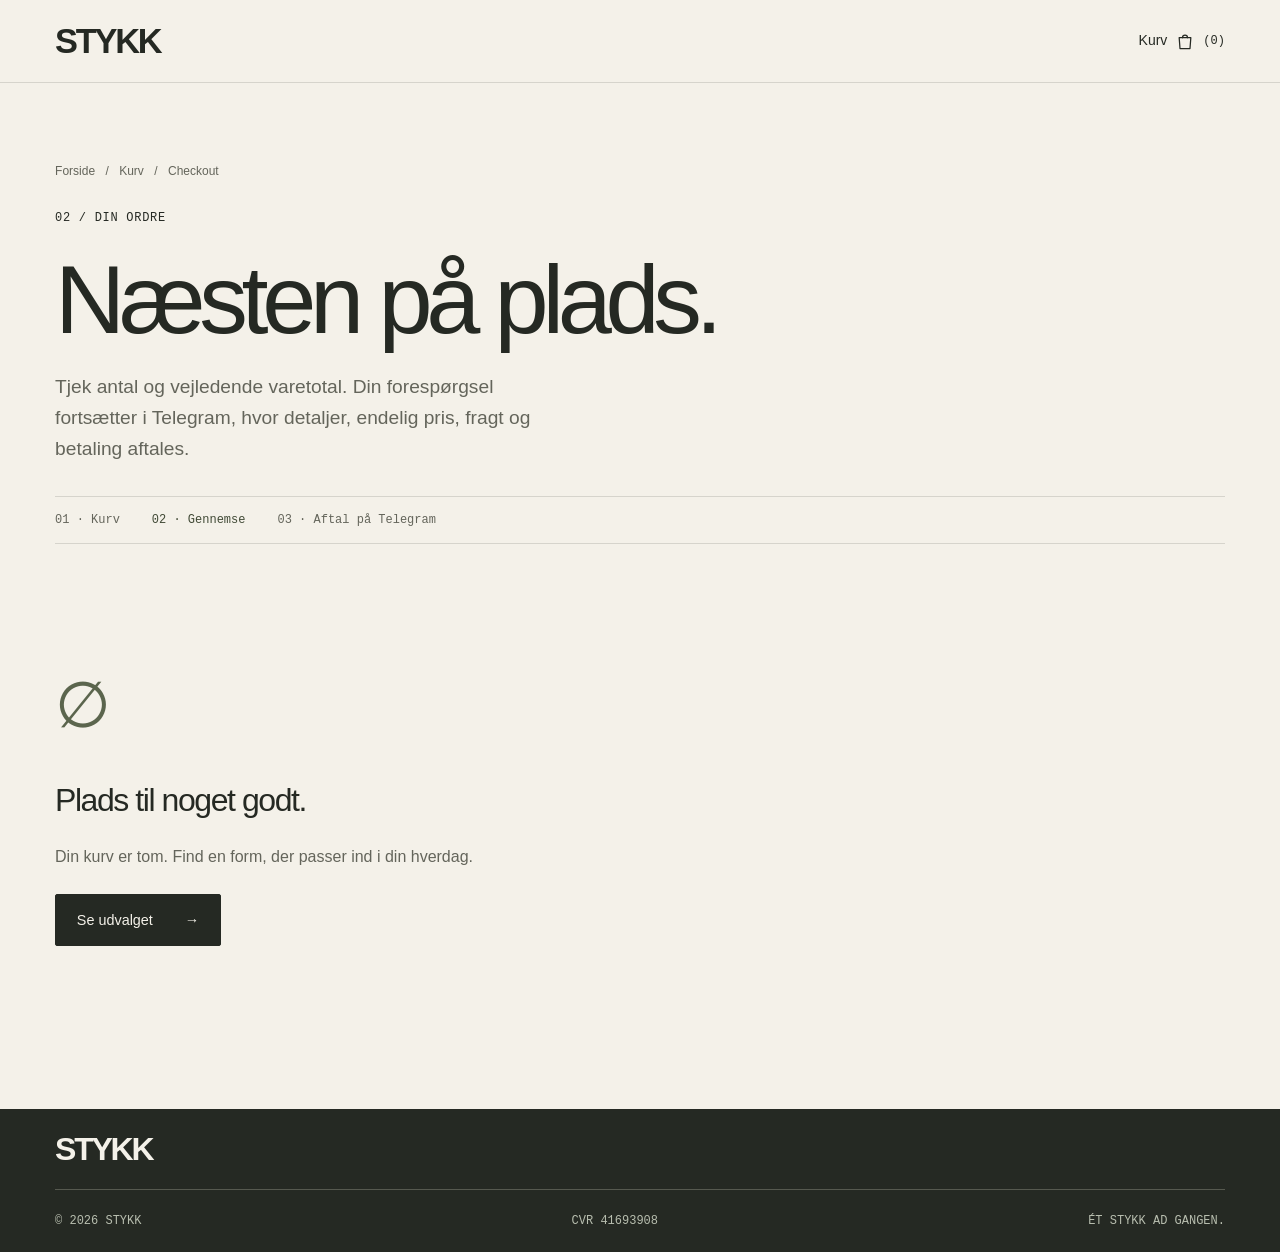
<file: checkout.html>
<!DOCTYPE html>
<html lang="da">
<head>
<meta charset="utf-8">
<meta name="viewport" content="width=device-width, initial-scale=1">
<title>Checkout | STYKK</title>
<meta name="description" content="Gennemse din forespørgsel hos STYKK, og fortsæt til Telegram for at sende en ordreforespørgsel.">
<meta name="robots" content="noindex,follow">
<link rel="canonical" href="https://melorm301.github.io/3d-shop/checkout.html">
<meta name="theme-color" content="#F5F3EE">
<link rel="manifest" href="assets/site.webmanifest">
<link rel="icon" href="assets/favicon.svg" type="image/svg+xml">
<link rel="stylesheet" href="css/style.css?v=20261005-wallart-1">
</head>
<body class="page-checkout">
<a class="skip-link" href="#main">Spring til indhold</a>
<header class="site-header">
  <div class="wrap header-bar">
    <a class="brand" href="index.html" aria-label="STYKK, forside"><span class="brand-name" data-shop-name>STYKK</span></a>
    <nav class="nav" aria-label="Hovedmenu"><a class="nav-link" href="shop.html">Shop</a><a class="nav-link" href="about.html">Om STYKK</a><a class="nav-link" href="contact.html#custom">Specialdesign</a><a class="nav-link" href="contact.html">Kontakt</a></nav>
    <div class="header-actions">
      <a class="cart-link" href="cart.html" data-cart-open aria-haspopup="dialog" aria-label="Åbn kurv"><span class="cart-label">Kurv</span><span data-icon="bag"></span><span class="cart-count" data-cart-count>0</span></a>
      <button class="nav-toggle" type="button" data-nav-toggle aria-expanded="false" aria-controls="mobile-nav" aria-label="Åbn menu"><span data-icon="menu"></span></button>
    </div>
  </div>
  <dialog class="mobile-nav" id="mobile-nav" data-mobile-nav aria-label="Hovedmenu">
    <div class="mobile-nav-top"><a class="brand" href="index.html"><span class="brand-name" data-shop-name>STYKK</span></a><button class="icon-button" type="button" data-nav-close aria-label="Luk menu"><span data-icon="x"></span></button></div>
    <p class="eyebrow">Gå på opdagelse</p><nav aria-label="Mobilmenu"><a href="shop.html"><span>Shop</span><span class="arrow" aria-hidden="true">→</span></a><a href="about.html"><span>Om STYKK</span><span class="arrow" aria-hidden="true">→</span></a><a href="contact.html#custom"><span>Specialdesign</span><span class="arrow" aria-hidden="true">→</span></a><a href="contact.html"><span>Kontakt</span><span class="arrow" aria-hidden="true">→</span></a><a href="cart.html"><span>Din kurv</span><span class="arrow" aria-hidden="true">→</span></a></nav>
    <p class="mobile-nav-note">En hobby med 3D-print.<br>Egne idéer, udvalgt med omhu.</p>
  </dialog>
</header>
<noscript><nav class="wrap no-js-nav" aria-label="Menu uden JavaScript"><a href="index.html">Forside</a><a href="shop.html">Shop</a><a href="contact.html">Kontakt</a><a href="faq.html">FAQ</a></nav></noscript>
<main id="main">
  <section class="section-tight">
    <div class="wrap">
      <nav class="breadcrumb" aria-label="Brødkrumme"><a href="index.html">Forside</a><span class="sep" aria-hidden="true">/</span><a href="cart.html">Kurv</a><span class="sep" aria-hidden="true">/</span><span>Checkout</span></nav>
      <p class="eyebrow">02 / Din ordre</p>
      <h1 class="display page-title">Næsten på plads<span class="accent-dot">.</span></h1>
      <p class="lede mt-md">Tjek antal og vejledende varetotal. Din forespørgsel fortsætter i Telegram, hvor detaljer, endelig pris, fragt og betaling aftales.</p>
      <ol class="checkout-progress" aria-label="Bestillingens trin"><li><a href="cart.html">01 · Kurv</a></li><li aria-current="step">02 · Gennemse</li><li>03 · Aftal på Telegram</li></ol>
      <div class="cart-page" data-checkout-page aria-live="polite"><p class="body">Aktivér JavaScript for at se din gemte kurv. Du kan også <a href="contact.html">kontakte os</a> om en bestilling.</p></div>
    </div>
  </section>
</main>
<footer class="site-footer"><div class="wrap">
  <div class="footer-top"><p class="eyebrow">3D-print med nysgerrighed og kærlighed.</p><a class="footer-to-top" href="#main" aria-label="Til toppen">Til toppen <span aria-hidden="true">↑</span></a></div>
  <a class="footer-wordmark" href="index.html" aria-label="STYKK, forside">STYKK</a>
  <div class="footer-grid">
    <p class="footer-about">Egne idéer. Udvalgte designs.<br>Skabt med glæde for 3D-print.</p>
    <div class="footer-col"><h2>Gå på opdagelse</h2><ul><li><a href="shop.html">Alle produkter</a></li><li><a href="about.html">Om STYKK</a></li><li><a href="contact.html#custom">Specialdesign</a></li></ul></div>
    <div class="footer-col"><h2>Vi hjælper gerne</h2><ul><li><a href="faq.html">Spørgsmål &amp; svar</a></li><li><a href="faq.html#orders">Bestilling &amp; betaling</a></li><li><a href="faq.html#shipping">Fragt &amp; levering</a></li><li><a href="contact.html">Kontakt</a></li></ul></div>
    <div class="footer-col"><h2>En direkte linje</h2><ul><li><a href="https://t.me/test" data-shop-telegram target="_blank" rel="noopener noreferrer">Telegram <span class="arrow" aria-hidden="true">→</span></a></li><li><span class="mono telegram-handle" data-shop-telegram-handle>@test</span></li></ul></div>
  </div>
  <div class="footer-bottom"><span>© <span data-shop-year>2026</span> <span data-shop-name>STYKK</span></span><span>CVR <span data-shop-cvr>41693908</span></span><span>Ét STYKK ad gangen.</span></div>
</div></footer>
<script src="js/products.js?v=20261005-wallart-1"></script>
<script src="js/image-data.js?v=20261005-wallart-1"></script>
<script src="js/ui.js?v=20261005-wallart-1"></script>
<script src="js/cart.js?v=20261005-wallart-1"></script>
<script src="js/catalog.js?v=20261005-wallart-1"></script>
<script src="js/product.js?v=20261005-wallart-1"></script>
<script src="js/main.js?v=20261005-wallart-1"></script>
</body>
</html>
</file>
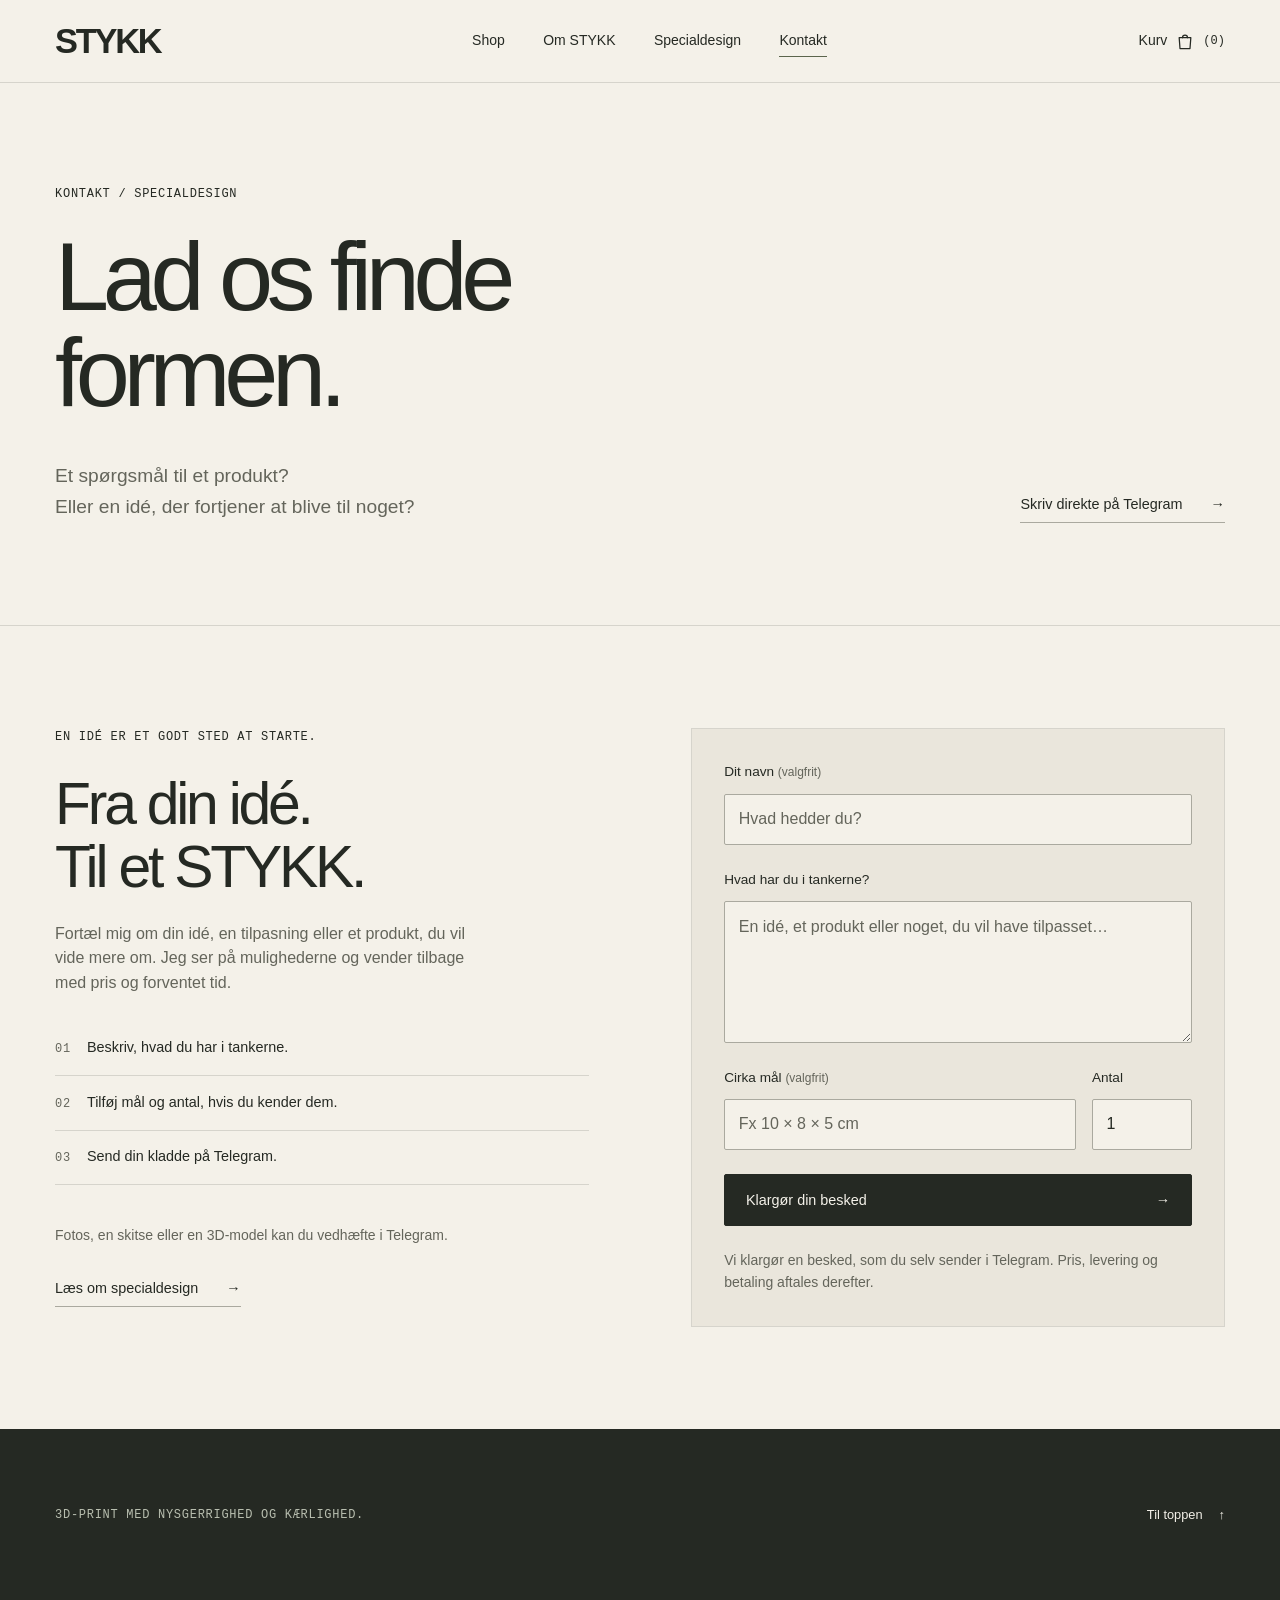
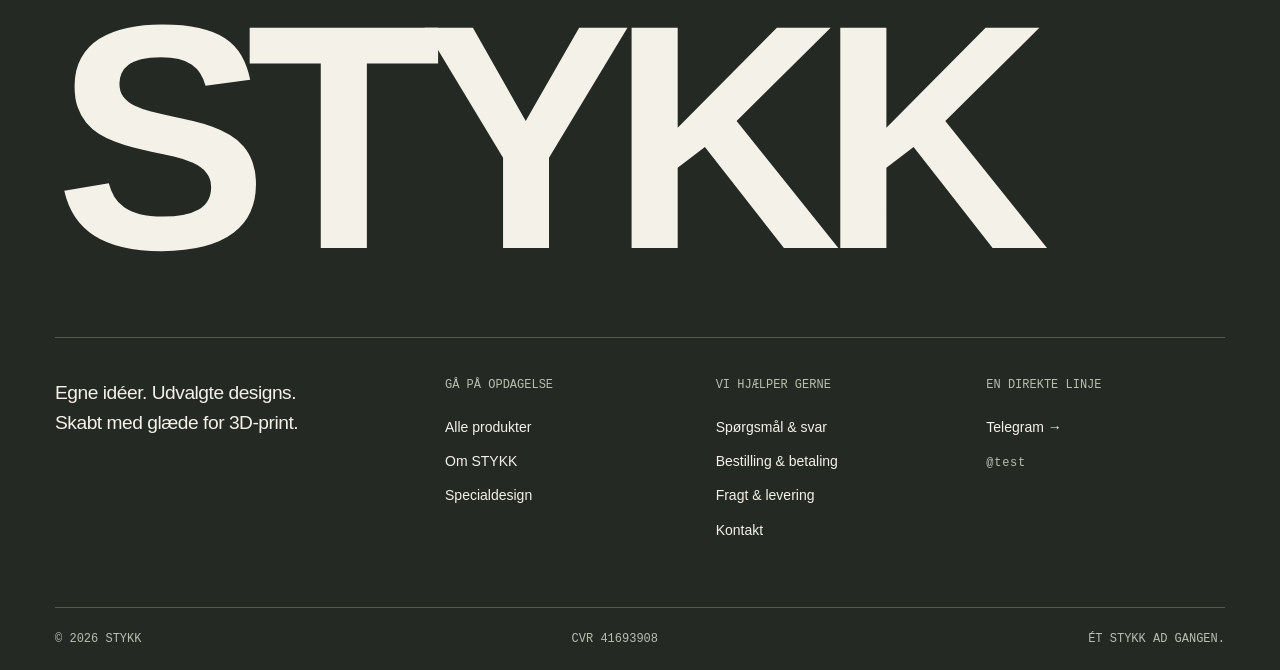
<file: contact.html>
<!DOCTYPE html>
<html lang="da">
<head>
<meta charset="utf-8">
<meta name="viewport" content="width=device-width, initial-scale=1">
<title>Kontakt STYKK | Produkter og bestilling</title>
<meta name="description" content="Kontakt STYKK på Telegram om produkter, ordreforespørgsler, levering og spørgsmål.">
<link rel="canonical" href="https://melorm301.github.io/3d-shop/contact.html">
<meta property="og:type" content="website">
<meta property="og:site_name" content="STYKK">
<meta property="og:title" content="Kontakt | STYKK">
<meta property="og:description" content="Skriv til STYKK på Telegram om produkter og ordreforespørgsler.">
<meta property="og:url" content="https://melorm301.github.io/3d-shop/contact.html">
<meta property="og:image" content="https://melorm301.github.io/3d-shop/images/stykk/bue-knage.webp">
<meta name="theme-color" content="#F5F3EE">
<link rel="manifest" href="assets/site.webmanifest">
<link rel="icon" href="assets/favicon.svg" type="image/svg+xml">
<link rel="stylesheet" href="css/style.css?v=20261005-wallart-1">
</head>
<body class="page-contact">
<a class="skip-link" href="#main">Spring til indhold</a>
<header class="site-header">
  <div class="wrap header-bar">
    <a class="brand" href="index.html" aria-label="STYKK, forside"><span class="brand-name" data-shop-name>STYKK</span></a>
    <nav class="nav" aria-label="Hovedmenu"><a class="nav-link" href="shop.html">Shop</a><a class="nav-link" href="about.html">Om STYKK</a><a class="nav-link" href="contact.html#custom">Specialdesign</a><a class="nav-link" href="contact.html" aria-current="page">Kontakt</a></nav>
    <div class="header-actions">
      <a class="cart-link" href="cart.html" data-cart-open aria-haspopup="dialog" aria-label="Åbn kurv"><span class="cart-label">Kurv</span><span data-icon="bag"></span><span class="cart-count" data-cart-count>0</span></a>
      <button class="nav-toggle" type="button" data-nav-toggle aria-expanded="false" aria-controls="mobile-nav" aria-label="Åbn menu"><span data-icon="menu"></span></button>
    </div>
  </div>
  <dialog class="mobile-nav" id="mobile-nav" data-mobile-nav aria-label="Hovedmenu">
    <div class="mobile-nav-top"><a class="brand" href="index.html"><span class="brand-name" data-shop-name>STYKK</span></a><button class="icon-button" type="button" data-nav-close aria-label="Luk menu"><span data-icon="x"></span></button></div>
    <p class="eyebrow">Gå på opdagelse</p><nav aria-label="Mobilmenu"><a href="shop.html"><span>Shop</span><span class="arrow" aria-hidden="true">→</span></a><a href="about.html"><span>Om STYKK</span><span class="arrow" aria-hidden="true">→</span></a><a href="contact.html#custom"><span>Specialdesign</span><span class="arrow" aria-hidden="true">→</span></a><a href="contact.html"><span>Kontakt</span><span class="arrow" aria-hidden="true">→</span></a><a href="cart.html"><span>Din kurv</span><span class="arrow" aria-hidden="true">→</span></a></nav>
    <p class="mobile-nav-note">En hobby med 3D-print.<br>Egne idéer, udvalgt med omhu.</p>
  </dialog>
</header>
<noscript><nav class="wrap no-js-nav" aria-label="Menu uden JavaScript"><a href="index.html">Forside</a><a href="shop.html">Shop</a><a href="contact.html">Kontakt</a><a href="faq.html">FAQ</a></nav></noscript>
<main id="main">
  <section class="section page-intro"><div class="wrap"><p class="eyebrow">Kontakt / Specialdesign</p><h1 class="display page-title">Lad os finde<br>formen<span class="accent-dot">.</span></h1><div class="page-intro-bottom"><p class="lede">Et spørgsmål til et produkt?<br>Eller en idé, der fortjener at blive til noget?</p><a class="link-quiet" href="https://t.me/test" data-shop-telegram target="_blank" rel="noopener noreferrer">Skriv direkte på Telegram <span class="arrow" aria-hidden="true">→</span></a></div></div></section>
  <section class="section contact-section" id="custom"><div class="wrap contact-layout">
    <div class="contact-story"><p class="eyebrow">En idé er et godt sted at starte.</p><h2 class="h2">Fra din idé.<br>Til et STYKK.</h2><p class="body mt-md">Fortæl mig om din idé, en tilpasning eller et produkt, du vil vide mere om. Jeg ser på mulighederne og vender tilbage med pris og forventet tid.</p><div class="contact-points"><p><span class="mono">01</span> Beskriv, hvad du har i tankerne.</p><p><span class="mono">02</span> Tilføj mål og antal, hvis du kender dem.</p><p><span class="mono">03</span> Send din kladde på Telegram.</p></div><p class="body-sm">Fotos, en skitse eller en 3D-model kan du vedhæfte i Telegram.</p><p class="mt-md"><a class="link-quiet" href="faq.html#custom">Læs om specialdesign <span class="arrow" aria-hidden="true">→</span></a></p></div>
    <noscript><style>.custom-form{display:none}</style><p class="body">Skriv om din idé direkte på <a href="https://t.me/test" data-shop-telegram>Telegram</a>. Formularen kræver JavaScript.</p></noscript>
    <form class="custom-form" data-custom-form><div class="field"><label for="custom-name">Dit navn <span>(valgfrit)</span></label><input id="custom-name" name="name" autocomplete="given-name" maxlength="80" placeholder="Hvad hedder du?"></div><div class="field"><label for="custom-idea">Hvad har du i tankerne?</label><textarea id="custom-idea" name="idea" required minlength="5" maxlength="1500" rows="5" placeholder="En idé, et produkt eller noget, du vil have tilpasset…"></textarea></div><div class="form-row"><div class="field"><label for="custom-dimensions">Cirka mål <span>(valgfrit)</span></label><input id="custom-dimensions" name="dimensions" maxlength="120" placeholder="Fx 10 × 8 × 5 cm"></div><div class="field"><label for="custom-quantity">Antal</label><input id="custom-quantity" name="quantity" type="number" min="1" max="999" step="1" value="1" required inputmode="numeric"></div></div><button class="btn btn-primary btn-block" type="submit">Klargør din besked <span class="arrow" aria-hidden="true">→</span></button><p class="body-sm mt-md">Vi klargør en besked, som du selv sender i Telegram. Pris, levering og betaling aftales derefter.</p><div class="form-success" data-custom-success hidden tabindex="-1"><p class="h3" role="status">Din kladde er klar.</p><p class="body-sm mt-md">Åbn Telegram, gennemse beskeden og tryk Send, når du er klar.</p><a class="btn btn-primary btn-block mt-md" data-custom-link target="_blank" rel="noopener noreferrer">Åbn kladde i Telegram <span class="arrow" aria-hidden="true">→</span></a></div></form>
  </div></section>
</main>
<footer class="site-footer"><div class="wrap">
  <div class="footer-top"><p class="eyebrow">3D-print med nysgerrighed og kærlighed.</p><a class="footer-to-top" href="#main" aria-label="Til toppen">Til toppen <span aria-hidden="true">↑</span></a></div>
  <a class="footer-wordmark" href="index.html" aria-label="STYKK, forside">STYKK</a>
  <div class="footer-grid">
    <p class="footer-about">Egne idéer. Udvalgte designs.<br>Skabt med glæde for 3D-print.</p>
    <div class="footer-col"><h2>Gå på opdagelse</h2><ul><li><a href="shop.html">Alle produkter</a></li><li><a href="about.html">Om STYKK</a></li><li><a href="contact.html#custom">Specialdesign</a></li></ul></div>
    <div class="footer-col"><h2>Vi hjælper gerne</h2><ul><li><a href="faq.html">Spørgsmål &amp; svar</a></li><li><a href="faq.html#orders">Bestilling &amp; betaling</a></li><li><a href="faq.html#shipping">Fragt &amp; levering</a></li><li><a href="contact.html">Kontakt</a></li></ul></div>
    <div class="footer-col"><h2>En direkte linje</h2><ul><li><a href="https://t.me/test" data-shop-telegram target="_blank" rel="noopener noreferrer">Telegram <span class="arrow" aria-hidden="true">→</span></a></li><li><span class="mono telegram-handle" data-shop-telegram-handle>@test</span></li></ul></div>
  </div>
  <div class="footer-bottom"><span>© <span data-shop-year>2026</span> <span data-shop-name>STYKK</span></span><span>CVR <span data-shop-cvr>41693908</span></span><span>Ét STYKK ad gangen.</span></div>
</div></footer>
<script src="js/products.js?v=20261005-wallart-1"></script>
<script src="js/image-data.js?v=20261005-wallart-1"></script>
<script src="js/ui.js?v=20261005-wallart-1"></script>
<script src="js/cart.js?v=20261005-wallart-1"></script>
<script src="js/catalog.js?v=20261005-wallart-1"></script>
<script src="js/product.js?v=20261005-wallart-1"></script>
<script src="js/main.js?v=20261005-wallart-1"></script>
</body>
</html>
</file>
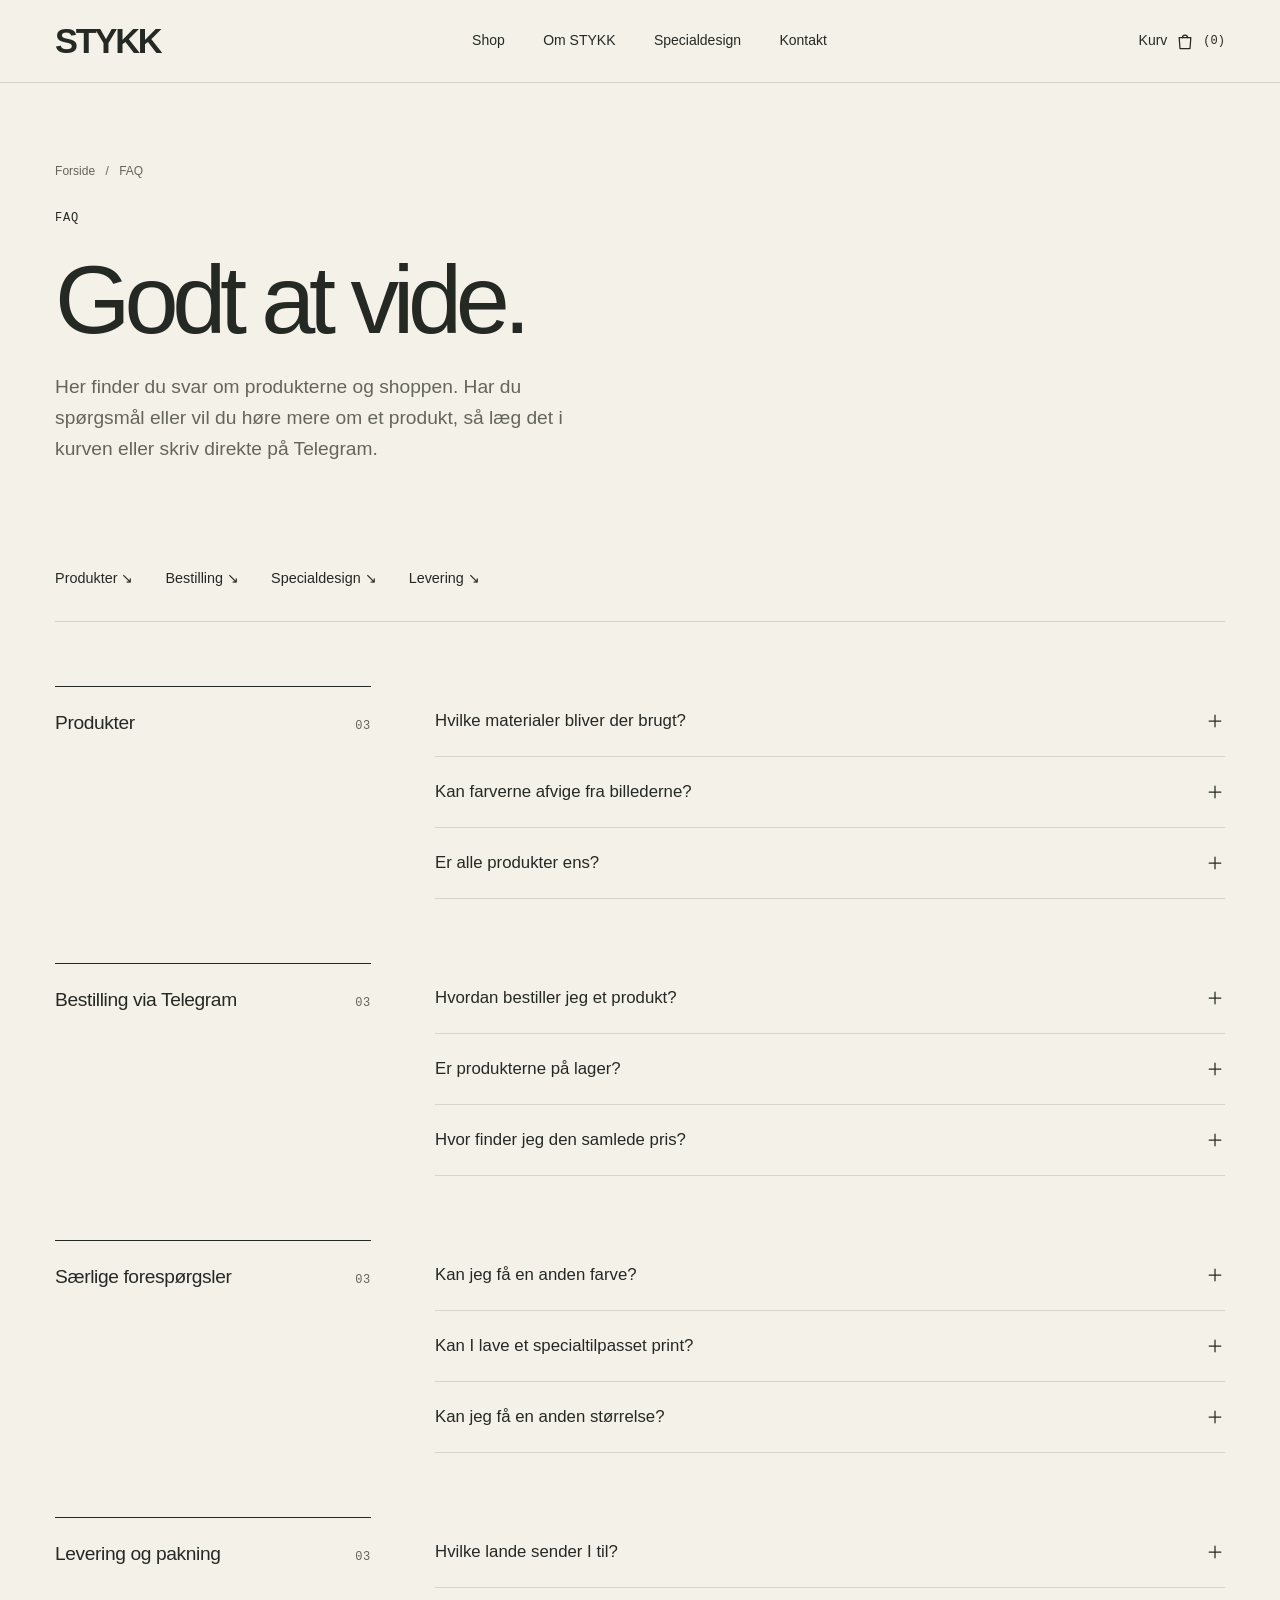
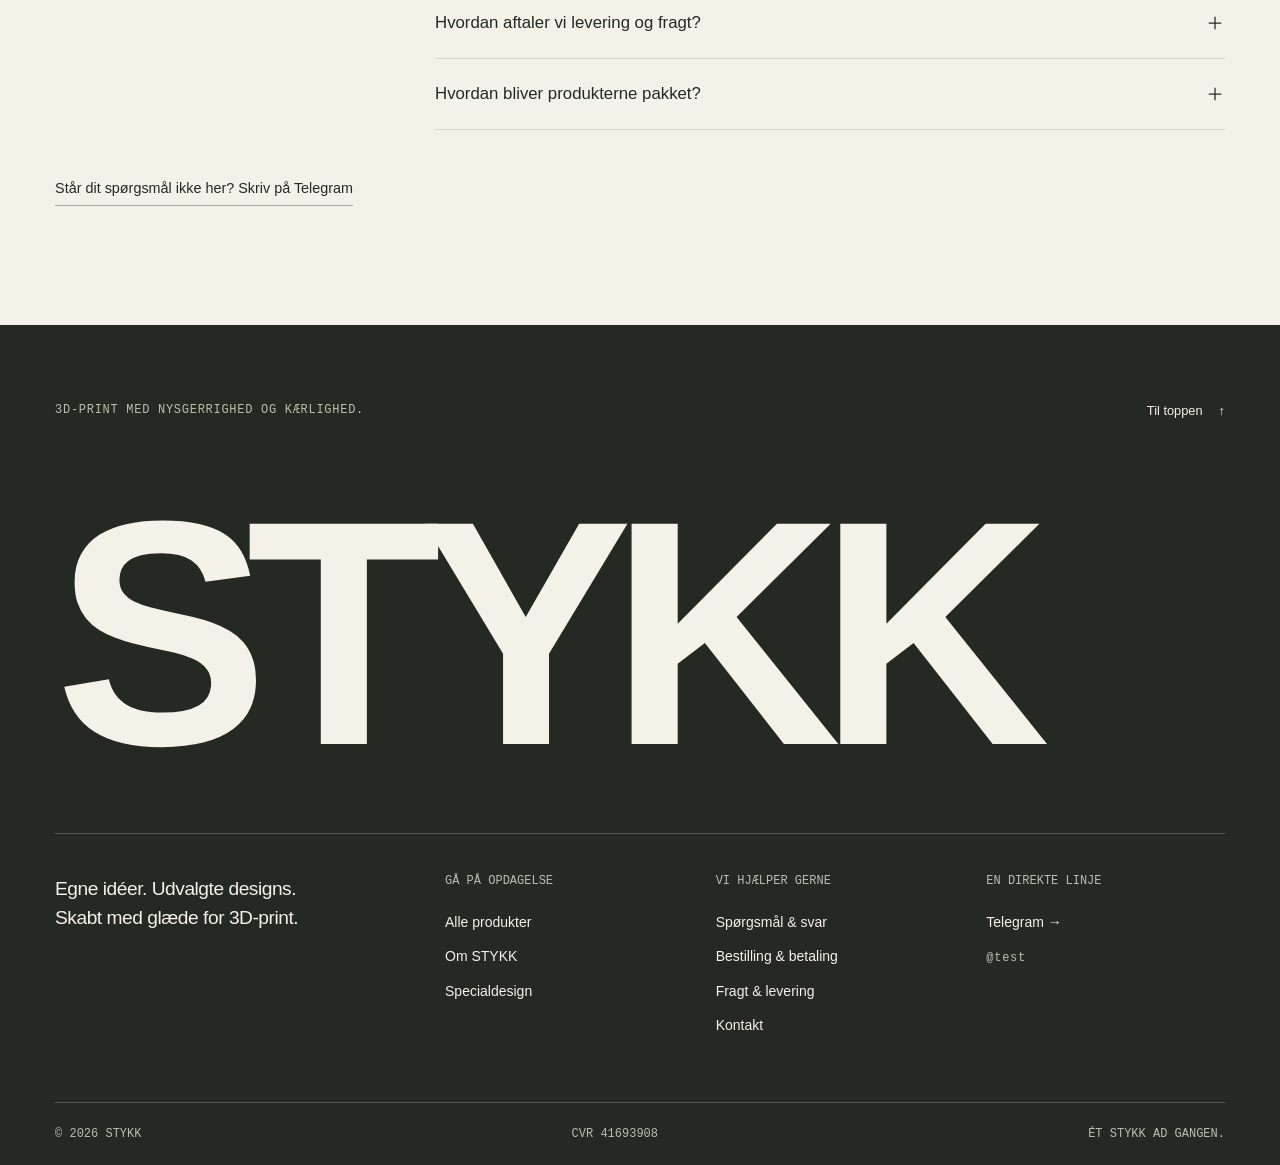
<file: faq.html>
<!DOCTYPE html>
<html lang="da">
<head>
<meta charset="utf-8">
<meta name="viewport" content="width=device-width, initial-scale=1">
<title>FAQ om produkter og bestilling | STYKK</title>
<meta name="description" content="Find svar om STYKKs produkter, bestilling, fragt og levering. Ordreforespørgsler bekræftes direkte via Telegram.">
<link rel="canonical" href="https://melorm301.github.io/3d-shop/faq.html">
<meta property="og:type" content="website">
<meta property="og:site_name" content="STYKK">
<meta property="og:title" content="FAQ | STYKK">
<meta property="og:description" content="Svar om STYKKs produkter, bestilling, fragt og levering.">
<meta property="og:url" content="https://melorm301.github.io/3d-shop/faq.html">
<meta property="og:image" content="https://melorm301.github.io/3d-shop/images/stykk/bue-knage.webp">
<meta name="theme-color" content="#F5F3EE">
<link rel="manifest" href="assets/site.webmanifest">
<link rel="icon" href="assets/favicon.svg" type="image/svg+xml">
<link rel="stylesheet" href="css/style.css?v=20261005-wallart-1">
</head>
<body class="page-faq">
<a class="skip-link" href="#main">Spring til indhold</a>
<header class="site-header">
  <div class="wrap header-bar">
    <a class="brand" href="index.html" aria-label="STYKK, forside"><span class="brand-name" data-shop-name>STYKK</span></a>
    <nav class="nav" aria-label="Hovedmenu"><a class="nav-link" href="shop.html">Shop</a><a class="nav-link" href="about.html">Om STYKK</a><a class="nav-link" href="contact.html#custom">Specialdesign</a><a class="nav-link" href="contact.html">Kontakt</a></nav>
    <div class="header-actions">
      <a class="cart-link" href="cart.html" data-cart-open aria-haspopup="dialog" aria-label="Åbn kurv"><span class="cart-label">Kurv</span><span data-icon="bag"></span><span class="cart-count" data-cart-count>0</span></a>
      <button class="nav-toggle" type="button" data-nav-toggle aria-expanded="false" aria-controls="mobile-nav" aria-label="Åbn menu"><span data-icon="menu"></span></button>
    </div>
  </div>
  <dialog class="mobile-nav" id="mobile-nav" data-mobile-nav aria-label="Hovedmenu">
    <div class="mobile-nav-top"><a class="brand" href="index.html"><span class="brand-name" data-shop-name>STYKK</span></a><button class="icon-button" type="button" data-nav-close aria-label="Luk menu"><span data-icon="x"></span></button></div>
    <p class="eyebrow">Gå på opdagelse</p><nav aria-label="Mobilmenu"><a href="shop.html"><span>Shop</span><span class="arrow" aria-hidden="true">→</span></a><a href="about.html"><span>Om STYKK</span><span class="arrow" aria-hidden="true">→</span></a><a href="contact.html#custom"><span>Specialdesign</span><span class="arrow" aria-hidden="true">→</span></a><a href="contact.html"><span>Kontakt</span><span class="arrow" aria-hidden="true">→</span></a><a href="cart.html"><span>Din kurv</span><span class="arrow" aria-hidden="true">→</span></a></nav>
    <p class="mobile-nav-note">En hobby med 3D-print.<br>Egne idéer, udvalgt med omhu.</p>
  </dialog>
</header>
<noscript><nav class="wrap no-js-nav" aria-label="Menu uden JavaScript"><a href="index.html">Forside</a><a href="shop.html">Shop</a><a href="contact.html">Kontakt</a><a href="faq.html">FAQ</a></nav></noscript>
<main id="main">

  <section class="section-tight faq-section">
    <div class="wrap">
      <nav class="breadcrumb" aria-label="Brødkrumme">
        <a href="index.html">Forside</a>
        <span class="sep" aria-hidden="true">/</span>
        <span>FAQ</span>
      </nav>

      <p class="eyebrow">FAQ</p>
      <h1 class="display page-title">
        Godt at vide<span class="accent-dot">.</span>
      </h1>
      <p class="lede mt-md">
        Her finder du svar om produkterne og shoppen. Har du spørgsmål eller vil
        du høre mere om et produkt, så læg det i kurven eller skriv direkte på Telegram.
      </p>
    </div>
  </section>

  <section class="section-tight faq-section" style="padding-bottom:var(--space-section)">
    <div class="wrap">

      <nav class="faq-index" aria-label="Spørgsmål efter emne"><a href="#products">Produkter ↘</a><a href="#orders">Bestilling ↘</a><a href="#custom">Specialdesign ↘</a><a href="#shipping">Levering ↘</a></nav>
      <!-- ---------- PRODUCTS ---------- -->
      <div class="faq-cat" id="products">
        <div class="faq-cat-head">
          <h2 class="h3">Produkter</h2>
          <span class="mono">03</span>
        </div>

        <div class="acc-item">
          <h3 class="acc-head">
            <button class="acc-trigger" id="tq2" type="button" aria-expanded="false" aria-controls="aq2">
              Hvilke materialer bliver der brugt?
              <span data-icon="plus" data-icon-class="icon-sm"></span>
            </button>
          </h3>
          <div class="acc-panel" id="aq2" role="region" aria-labelledby="tq2">
            <div class="acc-inner">
              <p>
                Materialet aftales til det konkrete produkt og dets funktion. Spørg os,
                hvis du har bestemte krav til brug, placering eller overflade.
              </p>
            </div>
          </div>
        </div>

        <div class="acc-item">
          <h3 class="acc-head">
            <button class="acc-trigger" id="tq3" type="button" aria-expanded="false" aria-controls="aq3">
              Kan farverne afvige fra billederne?
              <span data-icon="plus" data-icon-class="icon-sm"></span>
            </button>
          </h3>
          <div class="acc-panel" id="aq3" role="region" aria-labelledby="tq3">
            <div class="acc-inner">
              <p>
                Ja, en smule. Skærmens gengivelse og lyset påvirker farven. Farverne kan også variere
                lidt fra serie til serie. Er du i tvivl om en bestemt nuance, så skriv,
                før du bestiller.
              </p>
            </div>
          </div>
        </div>

        <div class="acc-item">
          <h3 class="acc-head">
            <button class="acc-trigger" id="tq4" type="button" aria-expanded="false" aria-controls="aq4">
              Er alle produkter ens?
              <span data-icon="plus" data-icon-class="icon-sm"></span>
            </button>
          </h3>
          <div class="acc-panel" id="aq4" role="region" aria-labelledby="tq4">
            <div class="acc-inner">
              <p>
                Nej. Der bliver lavet små serier, så der kan være små forskelle i
                overfladen og i farvetonen fra ting til ting.
              </p>
            </div>
          </div>
        </div>
      </div>

      <!-- ---------- ORDERS ---------- -->
      <div class="faq-cat" id="orders">
        <div class="faq-cat-head">
          <h2 class="h3">Bestilling via Telegram</h2>
          <span class="mono">03</span>
        </div>

        <div class="acc-item">
          <h3 class="acc-head">
            <button class="acc-trigger" id="to1" type="button" aria-expanded="false" aria-controls="ao1">
              Hvordan bestiller jeg et produkt?
              <span data-icon="plus" data-icon-class="icon-sm"></span>
            </button>
          </h3>
          <div class="acc-panel" id="ao1" role="region" aria-labelledby="to1">
            <div class="acc-inner">
              <p>
                Læg produkterne i kurven, og fortsæt til checkout. Herfra åbnes en ordrekladde
                i Telegram. Beskeden sendes først, når du selv trykker Send; derefter aftaler
                vi lagerstatus, fragt og betaling.
              </p>
            </div>
          </div>
        </div>

        <div class="acc-item">
          <h3 class="acc-head">
            <button class="acc-trigger" id="to2" type="button" aria-expanded="false" aria-controls="ao2">
              Er produkterne på lager?
              <span data-icon="plus" data-icon-class="icon-sm"></span>
            </button>
          </h3>
          <div class="acc-panel" id="ao2" role="region" aria-labelledby="to2">
            <div class="acc-inner">
              <p>
                De fleste produkter 3D-printes først, når du bestiller. Et lille udvalg
                af populære STYKK holdes på lager. Lagerstatus ændrer sig løbende, så
                skriv til mig på Telegram, hvis du vil vide, om et bestemt produkt er
                klar, eller hvornår det kan printes.
              </p>
            </div>
          </div>
        </div>

        <div class="acc-item">
          <h3 class="acc-head">
            <button class="acc-trigger" id="to3" type="button" aria-expanded="false" aria-controls="ao3">
              Hvor finder jeg den samlede pris?
              <span data-icon="plus" data-icon-class="icon-sm"></span>
            </button>
          </h3>
          <div class="acc-panel" id="ao3" role="region" aria-labelledby="to3">
            <div class="acc-inner">
              <p>
                Priserne på siden er vejledende cirka-priser pr. STYKK. Endelig pris og
                eventuel fragt aftales direkte på Telegram, inden du bekræfter en bestilling.
              </p>
            </div>
          </div>
        </div>
      </div>

      <!-- ---------- CUSTOM / REQUESTS ---------- -->
      <div class="faq-cat" id="custom">
        <div class="faq-cat-head">
          <h2 class="h3">Særlige forespørgsler</h2>
          <span class="mono">03</span>
        </div>

        <div class="acc-item">
          <h3 class="acc-head">
            <button class="acc-trigger" id="tc1" type="button" aria-expanded="false" aria-controls="ac1">
              Kan jeg få en anden farve?
              <span data-icon="plus" data-icon-class="icon-sm"></span>
            </button>
          </h3>
          <div class="acc-panel" id="ac1" role="region" aria-labelledby="tc1">
            <div class="acc-inner">
              <p>
                Farver afhænger af materialer på lager. Send en besked på Telegram
                med produktet og den farve, du har i tankerne.
              </p>
            </div>
          </div>
        </div>

        <div class="acc-item">
          <h3 class="acc-head">
            <button class="acc-trigger" id="tc2" type="button" aria-expanded="false" aria-controls="ac2">
              Kan I lave et specialtilpasset print?
              <span data-icon="plus" data-icon-class="icon-sm"></span>
            </button>
          </h3>
          <div class="acc-panel" id="ac2" role="region" aria-labelledby="tc2">
            <div class="acc-inner">
              <p>
                Send en besked med din idé, cirka mål og antal. Så kan vi se på,
                om det kan lade sig gøre, og aftale pris og forventet tid.
              </p>
            </div>
          </div>
        </div>

        <div class="acc-item">
          <h3 class="acc-head">
            <button class="acc-trigger" id="tc3" type="button" aria-expanded="false" aria-controls="ac3">
              Kan jeg få en anden størrelse?
              <span data-icon="plus" data-icon-class="icon-sm"></span>
            </button>
          </h3>
          <div class="acc-panel" id="ac3" role="region" aria-labelledby="tc3">
            <div class="acc-inner">
              <p>
                Send de mål, du har brug for. Vi vurderer pasform, funktion og fremstilling,
                før vi aftaler en tilpasning.
              </p>
            </div>
          </div>
        </div>
      </div>

      <!-- ---------- SHIPPING ---------- -->
      <div class="faq-cat" id="shipping">
        <div class="faq-cat-head">
          <h2 class="h3">Levering og pakning</h2>
          <span class="mono">03</span>
        </div>

        <div class="acc-item">
          <h3 class="acc-head">
            <button class="acc-trigger" id="ts1" type="button" aria-expanded="false" aria-controls="as1">
              Hvilke lande sender I til?
              <span data-icon="plus" data-icon-class="icon-sm"></span>
            </button>
          </h3>
          <div class="acc-panel" id="as1" role="region" aria-labelledby="ts1">
            <div class="acc-inner">
              <p>
                Vi sender i Danmark og til udvalgte lande i EU. Skriv på Telegram,
                hvis du vil høre, om levering er mulig til din adresse.
              </p>
            </div>
          </div>
        </div>

        <div class="acc-item">
          <h3 class="acc-head">
            <button class="acc-trigger" id="ts2" type="button" aria-expanded="false" aria-controls="as2">
              Hvordan aftaler vi levering og fragt?
              <span data-icon="plus" data-icon-class="icon-sm"></span>
            </button>
          </h3>
          <div class="acc-panel" id="as2" role="region" aria-labelledby="ts2">
            <div class="acc-inner">
              <p>
                Vi aftaler leveringsform og fragtpris på Telegram, inden du bekræfter
                bestillingen.
              </p>
            </div>
          </div>
        </div>

        <div class="acc-item">
          <h3 class="acc-head">
            <button class="acc-trigger" id="ts3" type="button" aria-expanded="false" aria-controls="as3">
              Hvordan bliver produkterne pakket?
              <span data-icon="plus" data-icon-class="icon-sm"></span>
            </button>
          </h3>
          <div class="acc-panel" id="as3" role="region" aria-labelledby="ts3">
            <div class="acc-inner">
              <p>
                Produkterne bliver pakket forsvarligt, så de er godt beskyttet under
                transport. Små dele og udsatte detaljer får ekstra beskyttelse.
              </p>
            </div>
          </div>
        </div>
      </div>

      <p class="mt-lg">
        <a class="link-quiet" href="https://t.me/test" data-shop-telegram target="_blank" rel="noopener noreferrer">Står dit spørgsmål ikke her? Skriv på Telegram</a>
      </p>

    </div>
  </section>

</main>
<footer class="site-footer"><div class="wrap">
  <div class="footer-top"><p class="eyebrow">3D-print med nysgerrighed og kærlighed.</p><a class="footer-to-top" href="#main" aria-label="Til toppen">Til toppen <span aria-hidden="true">↑</span></a></div>
  <a class="footer-wordmark" href="index.html" aria-label="STYKK, forside">STYKK</a>
  <div class="footer-grid">
    <p class="footer-about">Egne idéer. Udvalgte designs.<br>Skabt med glæde for 3D-print.</p>
    <div class="footer-col"><h2>Gå på opdagelse</h2><ul><li><a href="shop.html">Alle produkter</a></li><li><a href="about.html">Om STYKK</a></li><li><a href="contact.html#custom">Specialdesign</a></li></ul></div>
    <div class="footer-col"><h2>Vi hjælper gerne</h2><ul><li><a href="faq.html">Spørgsmål &amp; svar</a></li><li><a href="faq.html#orders">Bestilling &amp; betaling</a></li><li><a href="faq.html#shipping">Fragt &amp; levering</a></li><li><a href="contact.html">Kontakt</a></li></ul></div>
    <div class="footer-col"><h2>En direkte linje</h2><ul><li><a href="https://t.me/test" data-shop-telegram target="_blank" rel="noopener noreferrer">Telegram <span class="arrow" aria-hidden="true">→</span></a></li><li><span class="mono telegram-handle" data-shop-telegram-handle>@test</span></li></ul></div>
  </div>
  <div class="footer-bottom"><span>© <span data-shop-year>2026</span> <span data-shop-name>STYKK</span></span><span>CVR <span data-shop-cvr>41693908</span></span><span>Ét STYKK ad gangen.</span></div>
</div></footer>
<script src="js/products.js?v=20261005-wallart-1"></script>
<script src="js/image-data.js?v=20261005-wallart-1"></script>
<script src="js/ui.js?v=20261005-wallart-1"></script>
<script src="js/cart.js?v=20261005-wallart-1"></script>
<script src="js/catalog.js?v=20261005-wallart-1"></script>
<script src="js/product.js?v=20261005-wallart-1"></script>
<script src="js/main.js?v=20261005-wallart-1"></script>
</body>
</html>
</file>
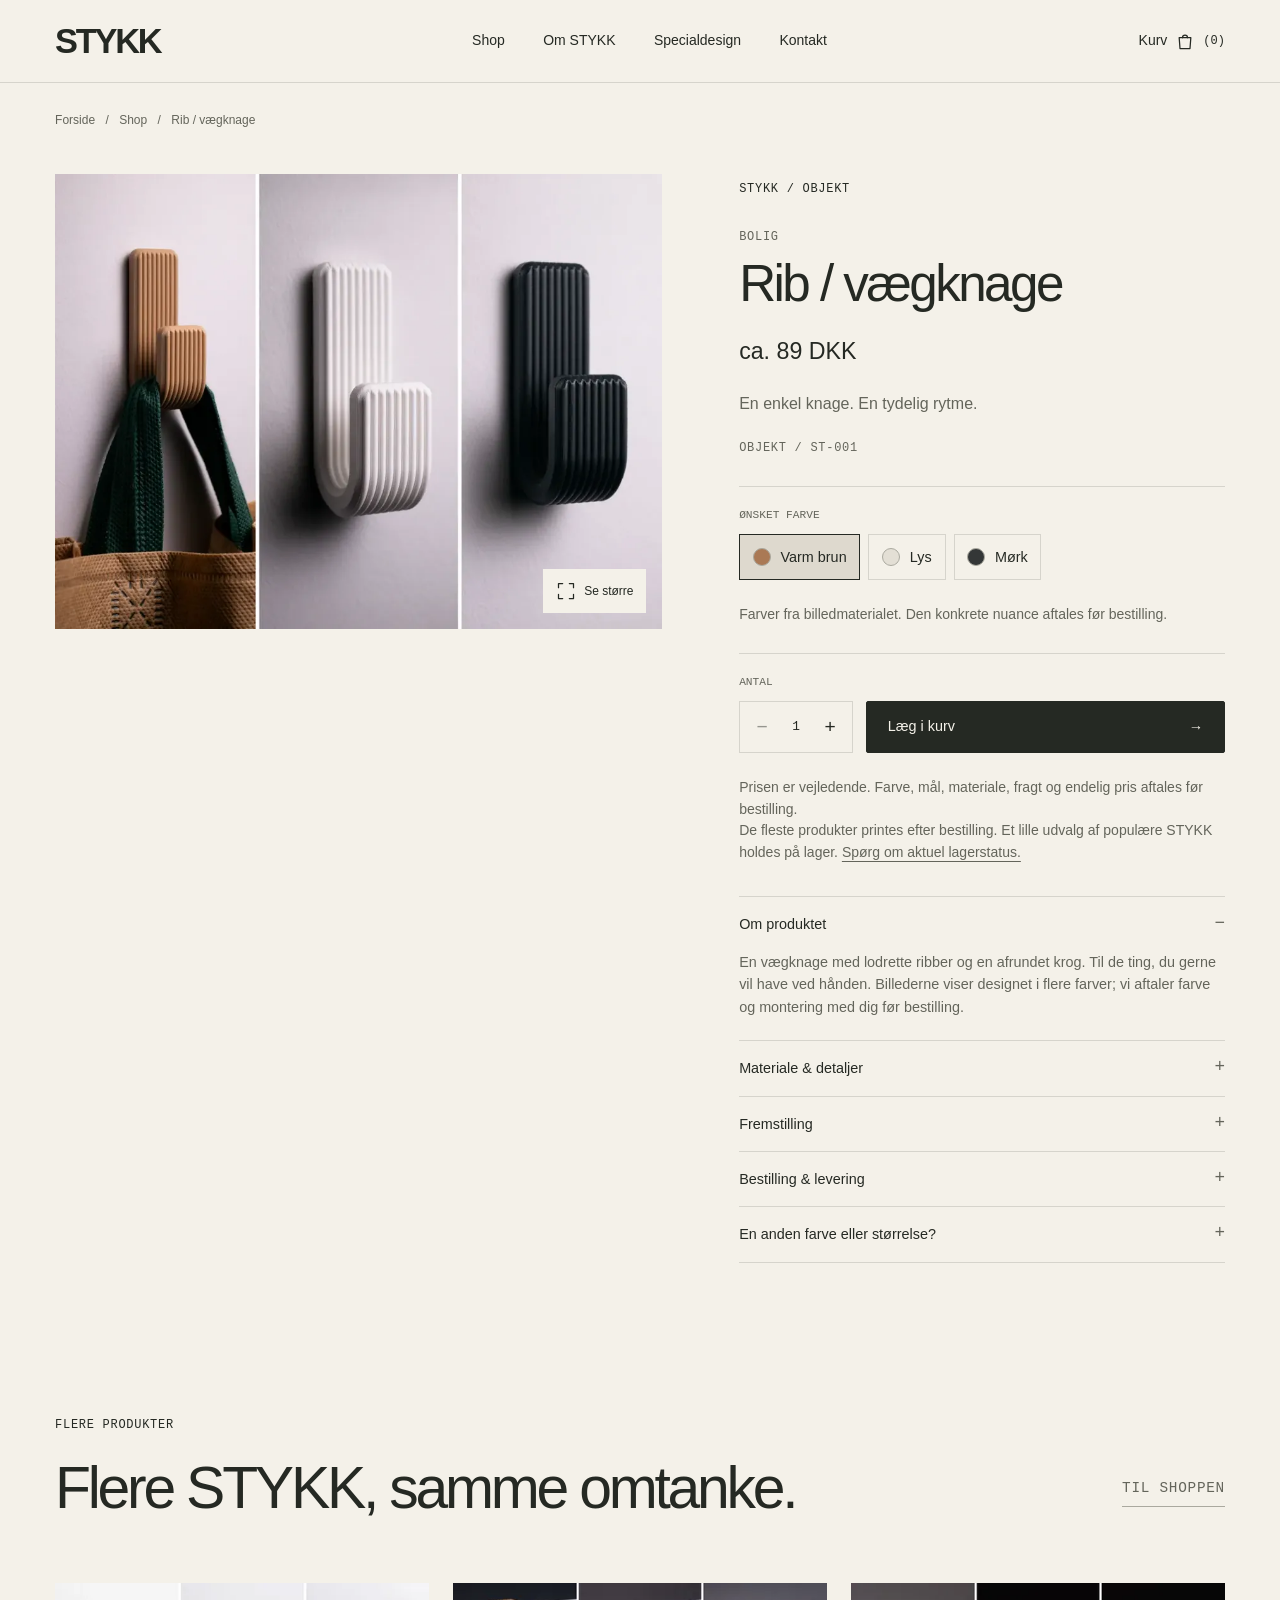
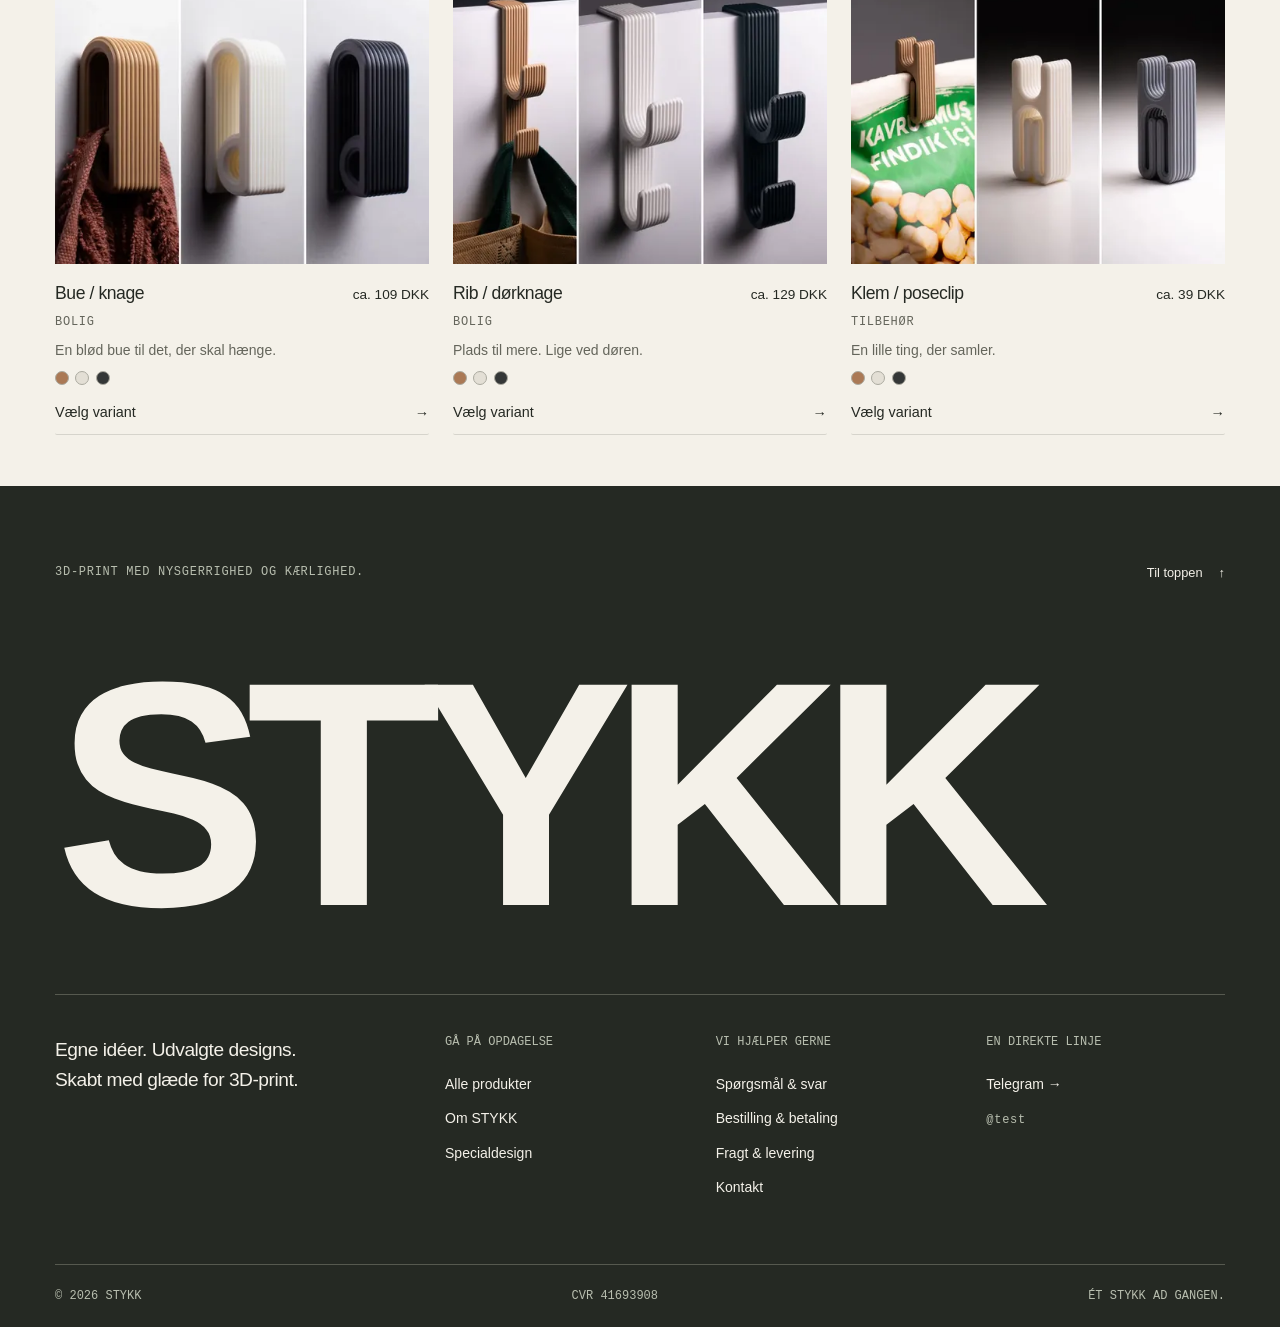
<file: product.html>
<!DOCTYPE html>
<html lang="da">
<head>
<meta charset="utf-8">
<meta name="viewport" content="width=device-width, initial-scale=1">
<title>Designobjekter til hverdagen | STYKK</title>
<meta name="description" content="Se STYKKs designobjekter, billeder og vejledende priser. Læg produktet i kurven, og send din ordreforespørgsel via Telegram.">
<link rel="canonical" href="https://melorm301.github.io/3d-shop/product.html">
<meta property="og:type" content="product">
<meta property="og:site_name" content="STYKK">
<meta property="og:title" content="Designobjekter til hverdagen | STYKK">
<meta property="og:description" content="Se STYKKs designobjekter, billeder og vejledende priser.">
<meta property="og:url" content="https://melorm301.github.io/3d-shop/product.html">
<meta property="og:image" content="https://melorm301.github.io/3d-shop/images/stykk/bue-knage.webp">
<script type="application/ld+json" data-product-schema>{}</script>
<meta name="theme-color" content="#F5F3EE">
<link rel="manifest" href="assets/site.webmanifest">
<link rel="icon" href="assets/favicon.svg" type="image/svg+xml">
<link rel="stylesheet" href="css/style.css?v=20261005-wallart-1">
</head>
<body class="page-product">
<a class="skip-link" href="#main">Spring til indhold</a>
<header class="site-header">
  <div class="wrap header-bar">
    <a class="brand" href="index.html" aria-label="STYKK, forside"><span class="brand-name" data-shop-name>STYKK</span></a>
    <nav class="nav" aria-label="Hovedmenu"><a class="nav-link" href="shop.html">Shop</a><a class="nav-link" href="about.html">Om STYKK</a><a class="nav-link" href="contact.html#custom">Specialdesign</a><a class="nav-link" href="contact.html">Kontakt</a></nav>
    <div class="header-actions">
      <a class="cart-link" href="cart.html" data-cart-open aria-haspopup="dialog" aria-label="Åbn kurv"><span class="cart-label">Kurv</span><span data-icon="bag"></span><span class="cart-count" data-cart-count>0</span></a>
      <button class="nav-toggle" type="button" data-nav-toggle aria-expanded="false" aria-controls="mobile-nav" aria-label="Åbn menu"><span data-icon="menu"></span></button>
    </div>
  </div>
  <dialog class="mobile-nav" id="mobile-nav" data-mobile-nav aria-label="Hovedmenu">
    <div class="mobile-nav-top"><a class="brand" href="index.html"><span class="brand-name" data-shop-name>STYKK</span></a><button class="icon-button" type="button" data-nav-close aria-label="Luk menu"><span data-icon="x"></span></button></div>
    <p class="eyebrow">Gå på opdagelse</p><nav aria-label="Mobilmenu"><a href="shop.html"><span>Shop</span><span class="arrow" aria-hidden="true">→</span></a><a href="about.html"><span>Om STYKK</span><span class="arrow" aria-hidden="true">→</span></a><a href="contact.html#custom"><span>Specialdesign</span><span class="arrow" aria-hidden="true">→</span></a><a href="contact.html"><span>Kontakt</span><span class="arrow" aria-hidden="true">→</span></a><a href="cart.html"><span>Din kurv</span><span class="arrow" aria-hidden="true">→</span></a></nav>
    <p class="mobile-nav-note">En hobby med 3D-print.<br>Egne idéer, udvalgt med omhu.</p>
  </dialog>
</header>
<noscript><nav class="wrap no-js-nav" aria-label="Menu uden JavaScript"><a href="index.html">Forside</a><a href="shop.html">Shop</a><a href="contact.html">Kontakt</a><a href="faq.html">FAQ</a></nav></noscript>
<main id="main">

  <nav class="wrap breadcrumb" aria-label="Brødkrumme">
    <a href="index.html">Forside</a>
    <span class="sep" aria-hidden="true">/</span>
    <a href="shop.html">Shop</a>
    <span class="sep" aria-hidden="true">/</span>
    <span data-p-crumb>Produkt</span>
  </nav>

  <div class="wrap" data-product-page>

    <section class="product-layout" >

      <!-- ---------- Galleri ---------- -->
      <div class="gallery">
        <div class="gallery-main">
          <img data-gallery-main width="1122" height="1402" alt="">
          <button class="gallery-zoom" type="button" data-lightbox-open>
            <span data-icon="maximize" data-icon-class="icon-sm"></span>
            Se større
          </button>
        </div>
        <div class="gallery-thumbs" data-gallery-thumbs></div>
      </div>

      <!-- ---------- Produktinformation ---------- -->
      <div class="product-info">
        <p class="eyebrow product-edition">STYKK / Objekt</p>
        <span class="category-tag product-category" data-p-category></span>
        <h1 class="h1 product-name" data-p-name>Produkt</h1>
        <p class="product-price" data-p-price>–</p>
        <p class="lede product-lead" data-p-description></p>
        <p class="mono product-sku" data-p-sku></p>

        <div class="field-group" data-p-colors-group hidden>
          <p class="field-label" id="color-label">Ønsket farve</p>
          <div class="chipset" data-p-colors role="group" aria-labelledby="color-label"></div><p class="body-sm mt-md">Farver fra billedmaterialet. Den konkrete nuance aftales før bestilling.</p>
        </div>

        <div class="field-group" data-p-sizes-group hidden>
          <p class="field-label">Størrelse</p>
          <div class="chipset" data-p-sizes></div>
        </div>

        <div class="field-group">
          <p class="field-label">Antal</p>
          <div class="buy-row">
            <div class="qty">
              <button type="button" data-qty-minus aria-label="Færre">−</button>
              <span class="qty-value" data-p-qty aria-live="polite">1</span>
              <button type="button" data-qty-plus aria-label="Flere">+</button>
            </div>
            <button class="btn btn-primary" type="button" data-add-to-cart>Læg i kurv <span class="arrow" aria-hidden="true">→</span></button>
          </div>
          <p class="body-sm mt-md" data-p-price-note>Prisen er vejledende. Farve, mål, materiale, fragt og endelig pris aftales før bestilling.</p>
          <p class="body-sm mt-sm">De fleste produkter printes efter bestilling. Et lille udvalg af populære STYKK holdes på lager. <a href="faq.html#orders">Spørg om aktuel lagerstatus.</a></p>
        </div>
<div class="product-details"><details open><summary>Om produktet</summary><p data-p-detail></p></details><details><summary>Materiale &amp; detaljer</summary><p>Materiale, mål og farve bekræftes for det enkelte STYKK før bestilling. Billederne viser designets udtryk og mulige farver. De er ikke en oversigt over lagerførte varianter.</p></details><details><summary>Fremstilling</summary><p>Hvert STYKK tager form med 3D-print. De fine lag er en del af udtrykket og minder om glæden ved at skabe, prøve og justere. Materialet vælges til det enkelte design.</p></details><details><summary>Bestilling &amp; levering</summary><p>Læg produktet i kurven og fortsæt til din ordrekladde i Telegram. Lagerstatus, fragtpris, levering og betaling aftales direkte, før ordren bekræftes.</p><a class="link-quiet" href="faq.html#shipping">Læs om levering →</a></details><details><summary>En anden farve eller størrelse?</summary><p>Har du bestemte mål eller en farve i tankerne? Fortæl mig om dit ønske, så ser jeg på mulighederne og vender tilbage med en pris.</p><a class="link-quiet" data-product-enquiry href="contact.html#custom">Fortæl mig om dit ønske →</a></details></div>
      </div>
    </section>

    <div class="mobile-buy" data-mobile-buy><div><span data-mobile-product></span><strong data-mobile-price></strong></div><button class="btn btn-primary" type="button" data-mobile-add>Læg i kurv <span aria-hidden="true">→</span></button></div>
    <!-- ---------- Relaterede produkter ---------- -->
    <section class="section-tight">
      <div class="section-head">
        <div>
          <p class="eyebrow">Flere produkter</p>
          <h2 class="h2" >Flere STYKK, samme omtanke.</h2>
        </div>
        <p class="mono"><a class="link-quiet" href="shop.html">Til shoppen</a></p>
      </div>
      <div class="related-grid" data-related></div>
    </section>

    <!-- ---------- Lysboks ---------- -->
    <dialog class="lightbox" data-lightbox aria-label="Produktbillede">
      <img class="lightbox-img" data-lightbox-image width="1448" height="1086" alt="">
      <div class="lightbox-bar">
        <div class="lightbox-nav">
          <button class="lightbox-btn" type="button" data-lightbox-prev>
            <span data-icon="chevronLeft" data-icon-class="icon-sm"></span>
            Forrige
          </button>
          <button class="lightbox-btn" type="button" data-lightbox-next>
            Næste
            <span data-icon="chevronRight" data-icon-class="icon-sm"></span>
          </button>
        </div>
        <button class="lightbox-btn" type="button" data-lightbox-close>
          Luk
          <span data-icon="x" data-icon-class="icon-sm"></span>
        </button>
      </div>
    </dialog>

  </div>
  <noscript><p class="wrap body">Aktivér JavaScript for at vælge produktet og bruge kurven. Du kan også <a href="contact.html">kontakte STYKK</a> om din bestilling.</p></noscript>
</main>
<footer class="site-footer"><div class="wrap">
  <div class="footer-top"><p class="eyebrow">3D-print med nysgerrighed og kærlighed.</p><a class="footer-to-top" href="#main" aria-label="Til toppen">Til toppen <span aria-hidden="true">↑</span></a></div>
  <a class="footer-wordmark" href="index.html" aria-label="STYKK, forside">STYKK</a>
  <div class="footer-grid">
    <p class="footer-about">Egne idéer. Udvalgte designs.<br>Skabt med glæde for 3D-print.</p>
    <div class="footer-col"><h2>Gå på opdagelse</h2><ul><li><a href="shop.html">Alle produkter</a></li><li><a href="about.html">Om STYKK</a></li><li><a href="contact.html#custom">Specialdesign</a></li></ul></div>
    <div class="footer-col"><h2>Vi hjælper gerne</h2><ul><li><a href="faq.html">Spørgsmål &amp; svar</a></li><li><a href="faq.html#orders">Bestilling &amp; betaling</a></li><li><a href="faq.html#shipping">Fragt &amp; levering</a></li><li><a href="contact.html">Kontakt</a></li></ul></div>
    <div class="footer-col"><h2>En direkte linje</h2><ul><li><a href="https://t.me/test" data-shop-telegram target="_blank" rel="noopener noreferrer">Telegram <span class="arrow" aria-hidden="true">→</span></a></li><li><span class="mono telegram-handle" data-shop-telegram-handle>@test</span></li></ul></div>
  </div>
  <div class="footer-bottom"><span>© <span data-shop-year>2026</span> <span data-shop-name>STYKK</span></span><span>CVR <span data-shop-cvr>41693908</span></span><span>Ét STYKK ad gangen.</span></div>
</div></footer>
<script src="js/products.js?v=20261005-wallart-1"></script>
<script src="js/image-data.js?v=20261005-wallart-1"></script>
<script src="js/ui.js?v=20261005-wallart-1"></script>
<script src="js/cart.js?v=20261005-wallart-1"></script>
<script src="js/catalog.js?v=20261005-wallart-1"></script>
<script src="js/product.js?v=20261005-wallart-1"></script>
<script src="js/main.js?v=20261005-wallart-1"></script>
</body>
</html>
</file>
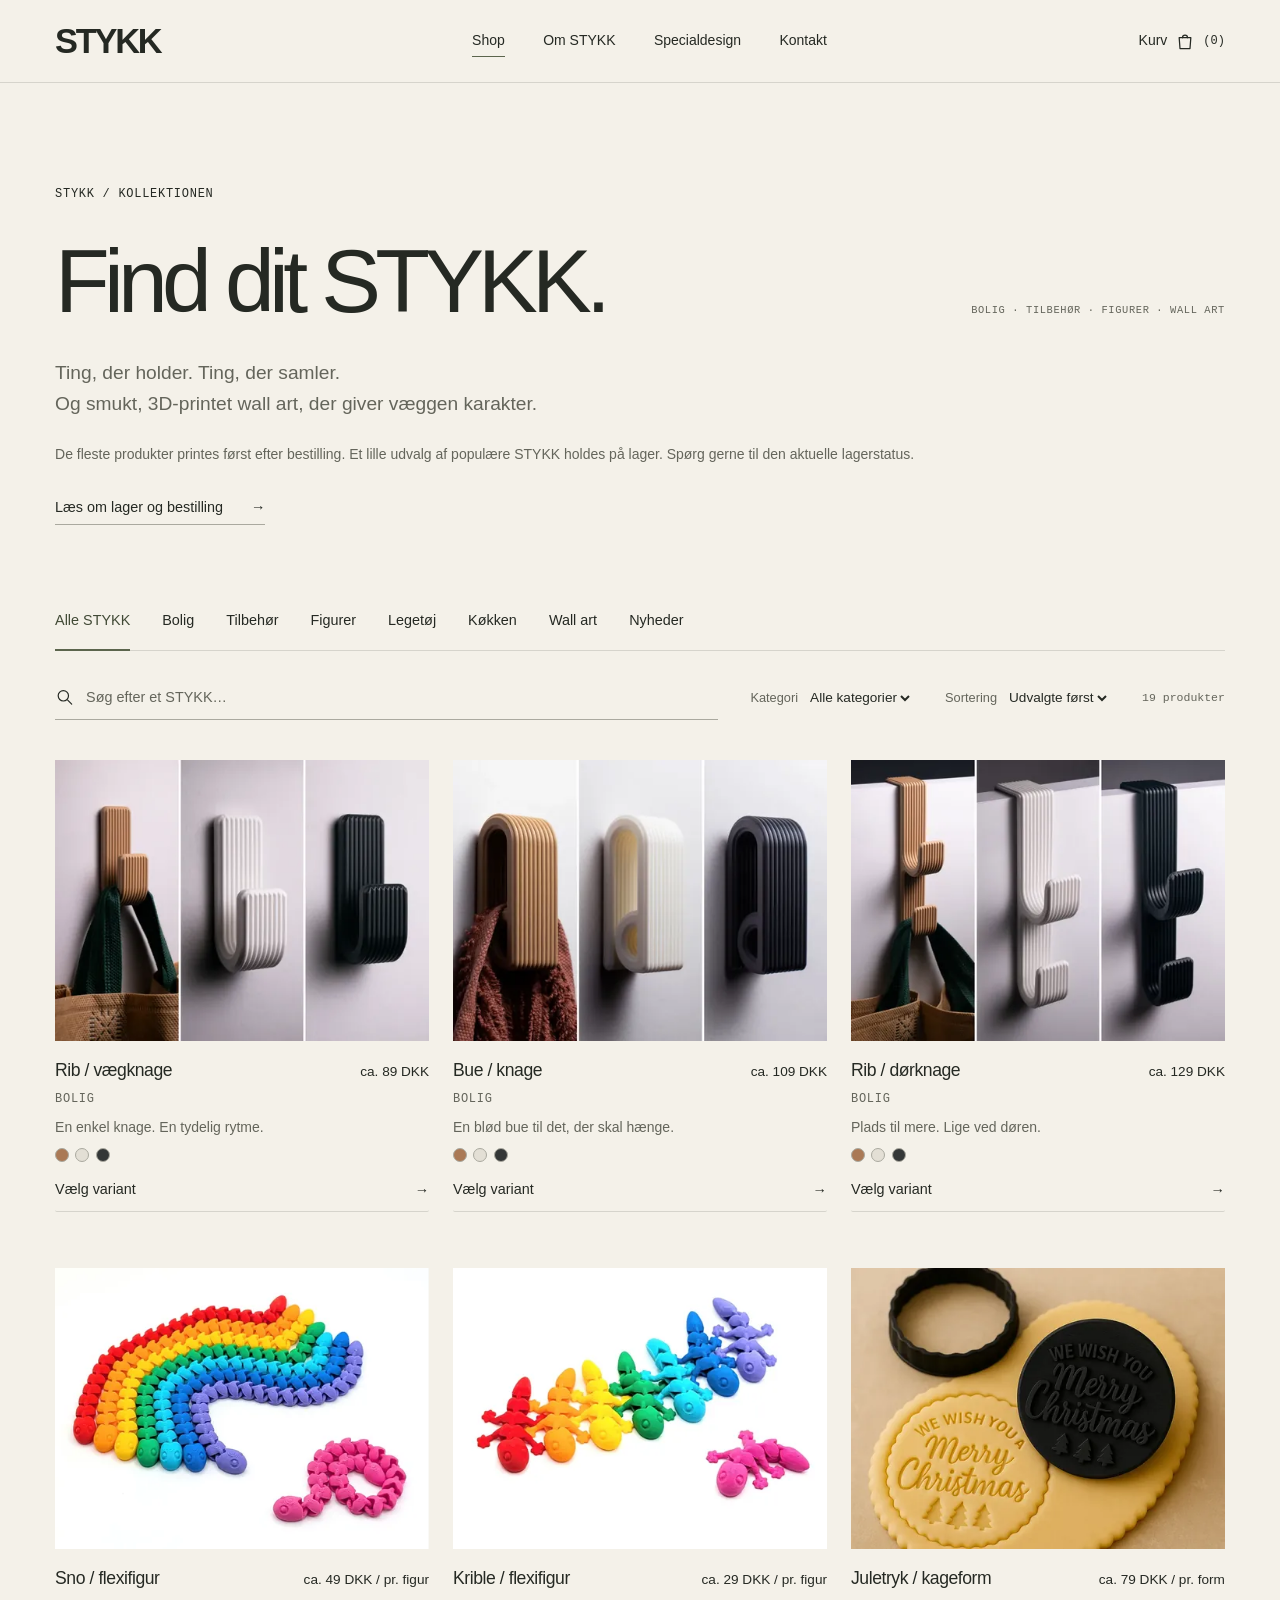
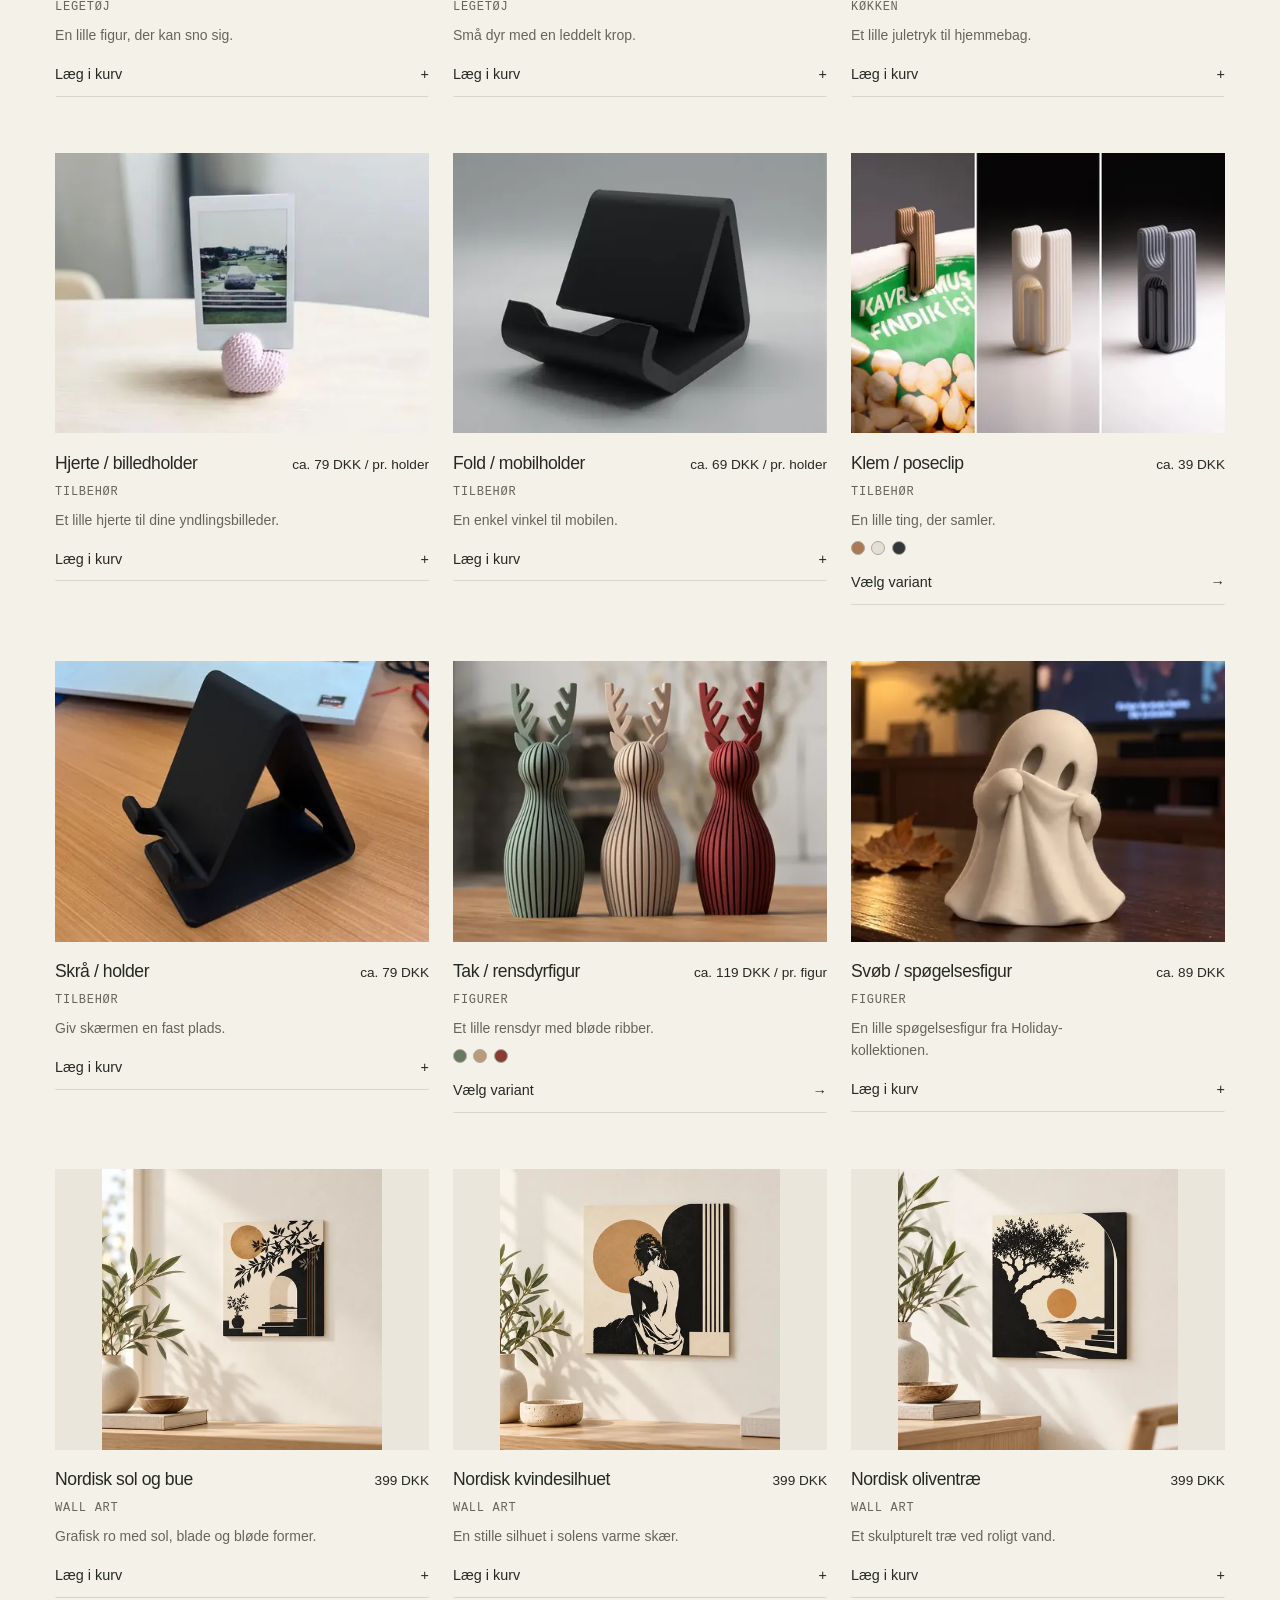
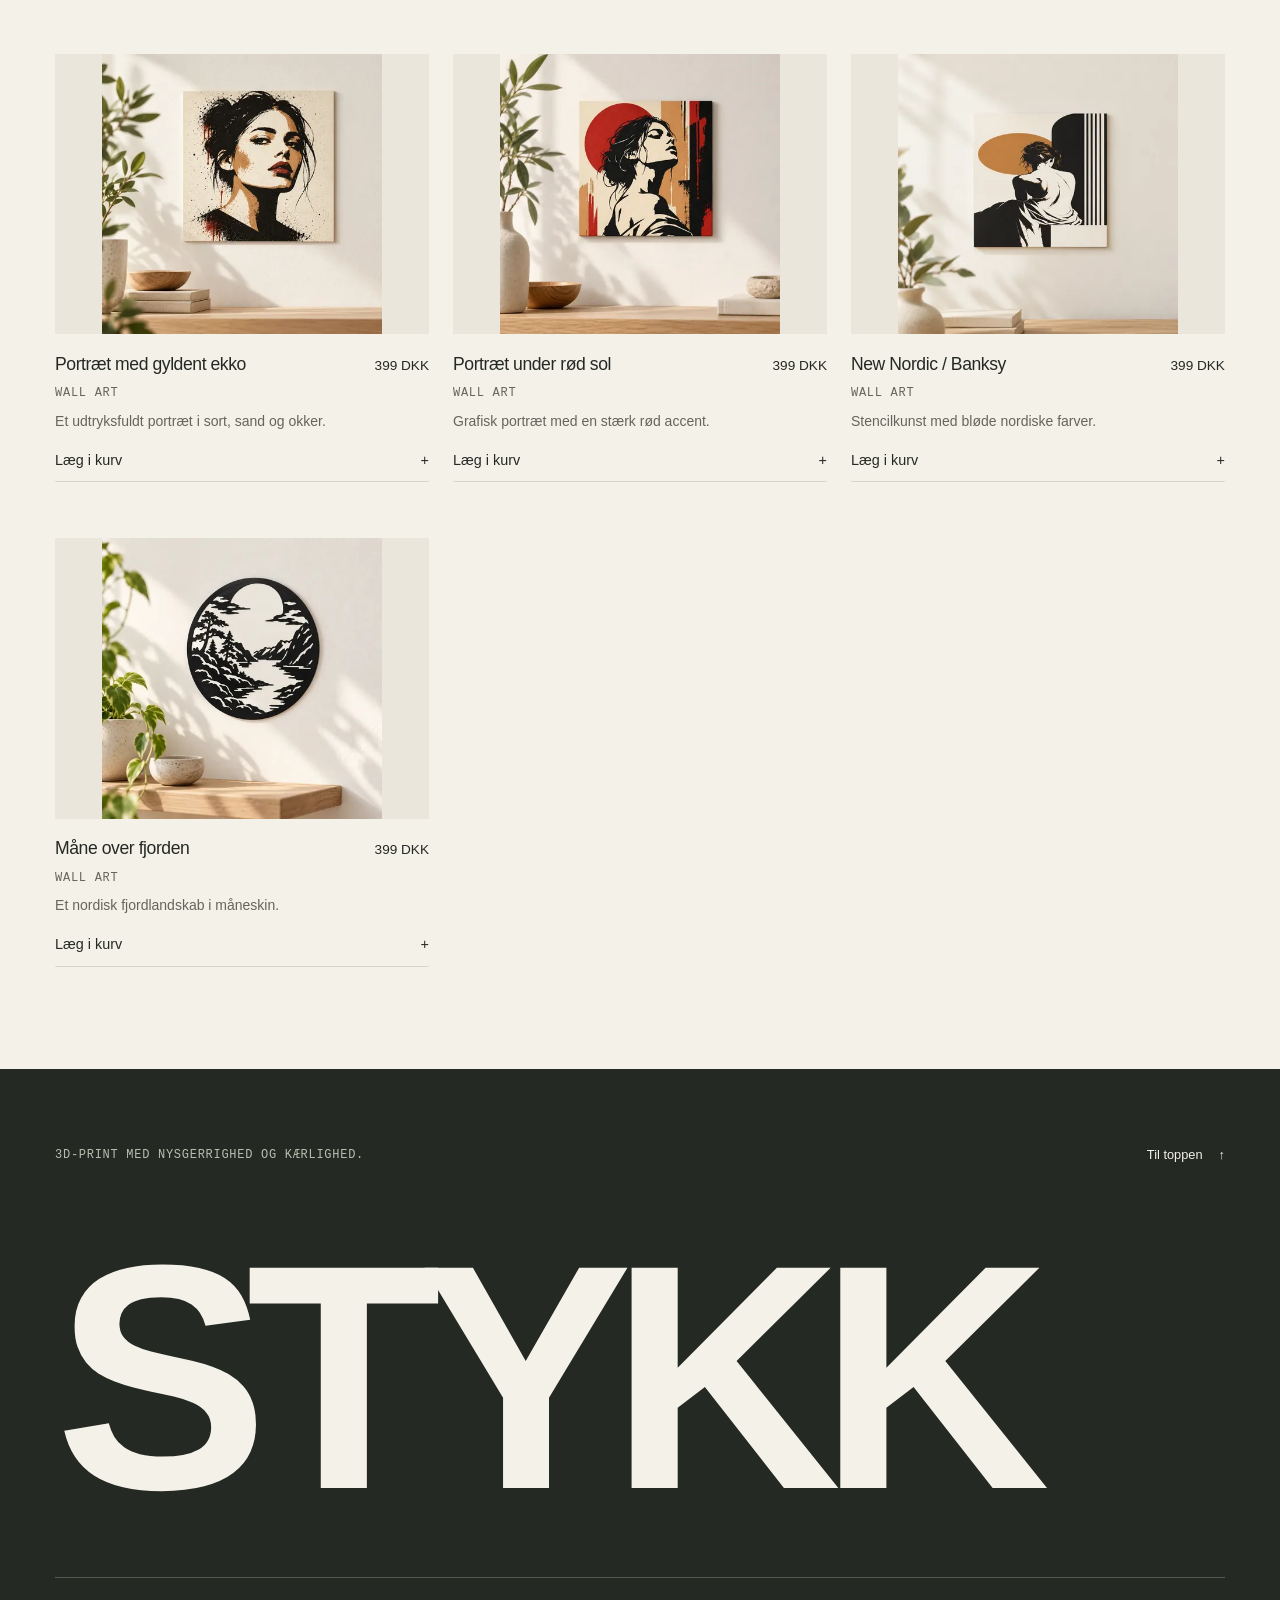
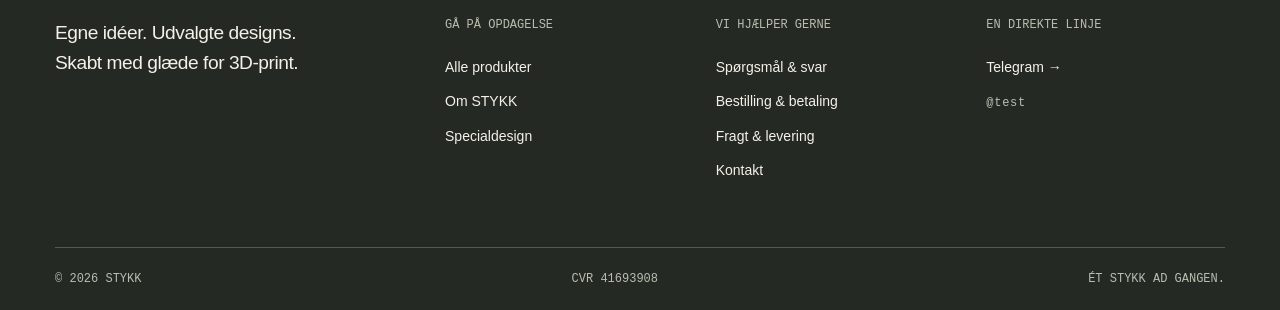
<file: shop.html>
<!DOCTYPE html>
<html lang="da">
<head>
<meta charset="utf-8">
<meta name="viewport" content="width=device-width, initial-scale=1">
<title>Kollektionen | STYKK</title>
<meta name="description" content="Udforsk STYKKs knager, holdere, dekorative objekter og 3D-printet wall art. Nordisk design til hjemmet.">
<link rel="canonical" href="https://melorm301.github.io/3d-shop/shop.html">
<meta property="og:type" content="website">
<meta property="og:site_name" content="STYKK">
<meta property="og:title" content="Kollektionen | STYKK">
<meta property="og:description" content="Udforsk STYKKs knager, holdere, dekorative objekter og 3D-printet wall art. Nordisk design til hjemmet.">
<meta property="og:url" content="https://melorm301.github.io/3d-shop/shop.html">
<meta property="og:image" content="https://melorm301.github.io/3d-shop/images/stykk/bue-knage.webp">
<meta name="theme-color" content="#f4f1e9">
<link rel="manifest" href="assets/site.webmanifest">
<link rel="icon" href="assets/favicon.svg" type="image/svg+xml">
<link rel="stylesheet" href="css/style.css?v=20261005-wallart-1">

</head>
<body class="page-shop">
<a class="skip-link" href="#main">Spring til indhold</a>
<header class="site-header">
  <div class="wrap header-bar">
    <a class="brand" href="index.html" aria-label="STYKK, forside"><span class="brand-name" data-shop-name>STYKK</span></a>
    <nav class="nav" aria-label="Hovedmenu"><a class="nav-link" href="shop.html" aria-current="page">Shop</a><a class="nav-link" href="about.html">Om STYKK</a><a class="nav-link" href="contact.html#custom">Specialdesign</a><a class="nav-link" href="contact.html">Kontakt</a></nav>
    <div class="header-actions">
      <a class="cart-link" href="cart.html" data-cart-open aria-haspopup="dialog" aria-label="Åbn kurv"><span class="cart-label">Kurv</span><span data-icon="bag"></span><span class="cart-count" data-cart-count>0</span></a>
      <button class="nav-toggle" type="button" data-nav-toggle aria-expanded="false" aria-controls="mobile-nav" aria-label="Åbn menu"><span data-icon="menu"></span></button>
    </div>
  </div>
  <dialog class="mobile-nav" id="mobile-nav" data-mobile-nav aria-label="Hovedmenu">
    <div class="mobile-nav-top"><a class="brand" href="index.html"><span class="brand-name" data-shop-name>STYKK</span></a><button class="icon-button" type="button" data-nav-close aria-label="Luk menu"><span data-icon="x"></span></button></div>
    <p class="eyebrow">Gå på opdagelse</p><nav aria-label="Mobilmenu"><a href="shop.html"><span>Shop</span><span class="arrow" aria-hidden="true">→</span></a><a href="about.html"><span>Om STYKK</span><span class="arrow" aria-hidden="true">→</span></a><a href="contact.html#custom"><span>Specialdesign</span><span class="arrow" aria-hidden="true">→</span></a><a href="contact.html"><span>Kontakt</span><span class="arrow" aria-hidden="true">→</span></a><a href="cart.html"><span>Din kurv</span><span class="arrow" aria-hidden="true">→</span></a></nav>
    <p class="mobile-nav-note">En hobby med 3D-print.<br>Egne idéer, udvalgt med omhu.</p>
  </dialog>
</header>
<noscript><nav class="wrap no-js-nav" aria-label="Menu uden JavaScript"><a href="index.html">Forside</a><a href="shop.html">Shop</a><a href="contact.html">Kontakt</a><a href="faq.html">FAQ</a></nav></noscript>
<main id="main">
<section class="catalog-intro"><div class="wrap"><p class="eyebrow">STYKK / Kollektionen</p><div class="st-shop-title"><h1 class="display catalog-title">Find dit STYKK.</h1><span class="mono">Bolig · Tilbehør · Figurer · Wall art</span></div><div class="catalog-intro-bottom"><div><p class="lede">Ting, der holder. Ting, der samler.<br>Og smukt, 3D-printet wall art, der giver væggen karakter.</p><p class="body-sm mt-md">De fleste produkter printes først efter bestilling. Et lille udvalg af populære STYKK holdes på lager. Spørg gerne til den aktuelle lagerstatus.</p><a class="link-quiet mt-md" href="faq.html#orders">Læs om lager og bestilling <span class="arrow" aria-hidden="true">→</span></a></div></div></div></section>
<section class="section catalog-section"><div class="wrap"><div class="catalog-collections" role="group" aria-label="Kollektioner"><button data-collection="all" type="button" aria-pressed="true">Alle STYKK</button><button data-collection="home" type="button" aria-pressed="false">Bolig</button><button data-collection="accessories" type="button" aria-pressed="false">Tilbehør</button><button data-collection="figures" type="button" aria-pressed="false">Figurer</button><button data-collection="toys" type="button" aria-pressed="false">Legetøj</button><button data-collection="kitchen" type="button" aria-pressed="false">Køkken</button><button data-collection="wall-art" type="button" aria-pressed="false">Wall art</button><button data-collection="new" type="button" aria-pressed="false">Nyheder</button></div><div class="catalog-toolbar"><div class="search-field"><span data-icon="search" aria-hidden="true"></span><label for="product-search" class="visually-hidden">Søg i kollektionen</label><input id="product-search" type="search" placeholder="Søg efter et STYKK…" data-product-search></div><div class="select-field"><label for="category-filter">Kategori</label><select id="category-filter" data-category-filter><option value="all">Alle kategorier</option></select></div><div class="select-field"><label for="product-sort">Sortering</label><select id="product-sort" data-product-sort><option value="featured">Udvalgte først</option><option value="price-low">Pris: lav til høj</option><option value="price-high">Pris: høj til lav</option><option value="name">Navn: A–Å</option></select></div><p class="catalog-results" data-product-count aria-live="polite">19 produkter</p></div><div class="product-grid product-grid--catalog" data-products data-product-source="all">
<article class="pcard"><a class="pcard-link" href="product.html?id=rib-vaeg"><span class="pcard-media"><img src="images/stykk/rib-vaeg.webp" decoding="async" loading="lazy" width="1000" height="750" srcset="images/stykk/rib-vaeg-480.webp 480w, images/stykk/rib-vaeg-960.webp 960w, images/stykk/rib-vaeg.webp 1000w" sizes="(max-width: 479px) 92vw, (max-width: 767px) 44vw, 30vw" alt="Tre Rib-vægknager med afrundede kroge og lodrette ribber i brun, lys og mørk farve"></span><span class="pcard-body"><span class="pcard-meta"><span class="pcard-name">Rib / vægknage</span><span class="pcard-price" title="Vejledende pris pr. STYKK">ca. 89 DKK</span></span><span class="category-tag">Bolig</span><span class="pcard-desc body-sm">En enkel knage. En tydelig rytme.</span><span class="pcard-swatches" aria-label="Farver vist på billederne: Varm brun, Lys, Mørk"><i style="background:#aa7955" aria-hidden="true"></i><i style="background:#e3dfd5" aria-hidden="true"></i><i style="background:#343737" aria-hidden="true"></i></span></span></a><a class="btn btn-sm pcard-add" href="product.html?id=rib-vaeg">Vælg variant <span class="arrow" aria-hidden="true">→</span></a></article>
<article class="pcard"><a class="pcard-link" href="product.html?id=bue-knage"><span class="pcard-media"><img src="images/stykk/bue-knage.webp" decoding="async" loading="lazy" width="1000" height="750" srcset="images/stykk/bue-knage-480.webp 480w, images/stykk/bue-knage-960.webp 960w, images/stykk/bue-knage.webp 1000w" sizes="(max-width: 479px) 92vw, (max-width: 767px) 44vw, 30vw" alt="Tre Bue-knager i brun, lys og mørk farve med en stofstrop i den brune knage"><img class="pcard-secondary" src="images/stykk/bue-knage-02.webp" decoding="async" loading="lazy" width="1000" height="750" srcset="images/stykk/bue-knage-02-480.webp 480w, images/stykk/bue-knage-02-960.webp 960w, images/stykk/bue-knage-02.webp 1000w" sizes="(max-width: 479px) 92vw, (max-width: 767px) 44vw, 30vw" alt="" aria-hidden="true"></span><span class="pcard-body"><span class="pcard-meta"><span class="pcard-name">Bue / knage</span><span class="pcard-price" title="Vejledende pris pr. STYKK">ca. 109 DKK</span></span><span class="category-tag">Bolig</span><span class="pcard-desc body-sm">En blød bue til det, der skal hænge.</span><span class="pcard-swatches" aria-label="Farver vist på billederne: Varm brun, Lys, Mørk"><i style="background:#aa7955" aria-hidden="true"></i><i style="background:#e3dfd5" aria-hidden="true"></i><i style="background:#343737" aria-hidden="true"></i></span></span></a><a class="btn btn-sm pcard-add" href="product.html?id=bue-knage">Vælg variant <span class="arrow" aria-hidden="true">→</span></a></article>
<article class="pcard"><a class="pcard-link" href="product.html?id=rib-doer"><span class="pcard-media"><img src="images/stykk/rib-doer.webp" decoding="async" loading="lazy" width="1000" height="750" srcset="images/stykk/rib-doer-480.webp 480w, images/stykk/rib-doer-960.webp 960w, images/stykk/rib-doer.webp 1000w" sizes="(max-width: 479px) 92vw, (max-width: 767px) 44vw, 30vw" alt="Tre Rib-dørknager med to kroge, hængt over dørkanter"></span><span class="pcard-body"><span class="pcard-meta"><span class="pcard-name">Rib / dørknage</span><span class="pcard-price" title="Vejledende pris pr. STYKK">ca. 129 DKK</span></span><span class="category-tag">Bolig</span><span class="pcard-desc body-sm">Plads til mere. Lige ved døren.</span><span class="pcard-swatches" aria-label="Farver vist på billederne: Varm brun, Lys, Mørk"><i style="background:#aa7955" aria-hidden="true"></i><i style="background:#e3dfd5" aria-hidden="true"></i><i style="background:#343737" aria-hidden="true"></i></span></span></a><a class="btn btn-sm pcard-add" href="product.html?id=rib-doer">Vælg variant <span class="arrow" aria-hidden="true">→</span></a></article>
<article class="pcard"><a class="pcard-link" href="product.html?id=sno-flexifigur"><span class="pcard-media"><img src="images/stykk/sno-flexifigur.webp" decoding="async" loading="lazy" width="1000" height="749" srcset="images/stykk/sno-flexifigur-480.webp 480w, images/stykk/sno-flexifigur-960.webp 960w, images/stykk/sno-flexifigur.webp 1000w" sizes="(max-width: 479px) 92vw, (max-width: 767px) 44vw, 30vw" alt="Række af farverige, leddelte figurer formet i buede slangeagtige kurver med en mindre pink figur foran"></span><span class="pcard-body"><span class="pcard-meta"><span class="pcard-name">Sno / flexifigur</span><span class="pcard-price" title="Vejledende pris pr. STYKK">ca. 49 DKK / pr. figur</span></span><span class="category-tag">Legetøj</span><span class="pcard-desc body-sm">En lille figur, der kan sno sig.</span></span></a><button class="btn btn-sm pcard-add" type="button" data-add-product="sno-flexifigur" aria-label="Læg Sno / flexifigur i kurv">Læg i kurv <span class="arrow" aria-hidden="true">+</span></button></article>
<article class="pcard"><a class="pcard-link" href="product.html?id=krible-flexifigur"><span class="pcard-media"><img src="images/stykk/krible-flexifigur.webp" decoding="async" loading="lazy" width="1000" height="750" srcset="images/stykk/krible-flexifigur-480.webp 480w, images/stykk/krible-flexifigur-960.webp 960w, images/stykk/krible-flexifigur.webp 1000w" sizes="(max-width: 479px) 92vw, (max-width: 767px) 44vw, 30vw" alt="Små, farverige leddelte dyrefigurer vist på række i regnbuens farver med en pink figur separat"></span><span class="pcard-body"><span class="pcard-meta"><span class="pcard-name">Krible / flexifigur</span><span class="pcard-price" title="Vejledende pris pr. STYKK">ca. 29 DKK / pr. figur</span></span><span class="category-tag">Legetøj</span><span class="pcard-desc body-sm">Små dyr med en leddelt krop.</span></span></a><button class="btn btn-sm pcard-add" type="button" data-add-product="krible-flexifigur" aria-label="Læg Krible / flexifigur i kurv">Læg i kurv <span class="arrow" aria-hidden="true">+</span></button></article>
<article class="pcard"><a class="pcard-link" href="product.html?id=juletryk-kageform"><span class="pcard-media"><img src="images/stykk/juletryk-kageform.webp" decoding="async" loading="lazy" width="1000" height="750" srcset="images/stykk/juletryk-kageform-480.webp 480w, images/stykk/juletryk-kageform-960.webp 960w, images/stykk/juletryk-kageform.webp 1000w" sizes="(max-width: 479px) 92vw, (max-width: 767px) 44vw, 30vw" alt="Rund kageform med Merry Christmas-tekst vist sammen med stemplede småkager"></span><span class="pcard-body"><span class="pcard-meta"><span class="pcard-name">Juletryk / kageform</span><span class="pcard-price" title="Vejledende pris pr. STYKK">ca. 79 DKK / pr. form</span></span><span class="category-tag">Køkken</span><span class="pcard-desc body-sm">Et lille juletryk til hjemmebag.</span></span></a><button class="btn btn-sm pcard-add" type="button" data-add-product="juletryk-kageform" aria-label="Læg Juletryk / kageform i kurv">Læg i kurv <span class="arrow" aria-hidden="true">+</span></button></article>
<article class="pcard"><a class="pcard-link" href="product.html?id=punkt-mobilholder"><span class="pcard-media"><img src="images/stykk/punkt-mobilholder.webp" decoding="async" loading="lazy" width="1000" height="750" srcset="images/stykk/punkt-mobilholder-480.webp 480w, images/stykk/punkt-mobilholder-960.webp 960w, images/stykk/punkt-mobilholder.webp 1000w" sizes="(max-width: 479px) 92vw, (max-width: 767px) 44vw, 30vw" alt="Et lyserødt, rillet hjerte holder et foto fremme på et bord"></span><span class="pcard-body"><span class="pcard-meta"><span class="pcard-name">Hjerte / billedholder</span><span class="pcard-price" title="Vejledende pris pr. STYKK">ca. 79 DKK / pr. holder</span></span><span class="category-tag">Tilbehør</span><span class="pcard-desc body-sm">Et lille hjerte til dine yndlingsbilleder.</span></span></a><button class="btn btn-sm pcard-add" type="button" data-add-product="punkt-mobilholder" aria-label="Læg Hjerte / billedholder i kurv">Læg i kurv <span class="arrow" aria-hidden="true">+</span></button></article>
<article class="pcard"><a class="pcard-link" href="product.html?id=fold-mobilholder"><span class="pcard-media"><img src="images/stykk/fold-mobilholder.webp" decoding="async" loading="lazy" width="1000" height="750" srcset="images/stykk/fold-mobilholder-480.webp 480w, images/stykk/fold-mobilholder-960.webp 960w, images/stykk/fold-mobilholder.webp 1000w" sizes="(max-width: 479px) 92vw, (max-width: 767px) 44vw, 30vw" alt="Sort, vinklet mobilholder med bred forkant og åben trekantet sideprofil"></span><span class="pcard-body"><span class="pcard-meta"><span class="pcard-name">Fold / mobilholder</span><span class="pcard-price" title="Vejledende pris pr. STYKK">ca. 69 DKK / pr. holder</span></span><span class="category-tag">Tilbehør</span><span class="pcard-desc body-sm">En enkel vinkel til mobilen.</span></span></a><button class="btn btn-sm pcard-add" type="button" data-add-product="fold-mobilholder" aria-label="Læg Fold / mobilholder i kurv">Læg i kurv <span class="arrow" aria-hidden="true">+</span></button></article>
<article class="pcard"><a class="pcard-link" href="product.html?id=klem-clip"><span class="pcard-media"><img src="images/stykk/klem-clip.webp" decoding="async" loading="lazy" width="1000" height="750" srcset="images/stykk/klem-clip-480.webp 480w, images/stykk/klem-clip-960.webp 960w, images/stykk/klem-clip.webp 1000w" sizes="(max-width: 479px) 92vw, (max-width: 767px) 44vw, 30vw" alt="Tre ribbede Klem-poseclips i brun, lys og mørk farve; den brune clip holder en pose lukket"></span><span class="pcard-body"><span class="pcard-meta"><span class="pcard-name">Klem / poseclip</span><span class="pcard-price" title="Vejledende pris pr. STYKK">ca. 39 DKK</span></span><span class="category-tag">Tilbehør</span><span class="pcard-desc body-sm">En lille ting, der samler.</span><span class="pcard-swatches" aria-label="Farver vist på billederne: Varm brun, Lys, Mørk"><i style="background:#aa7955" aria-hidden="true"></i><i style="background:#e3dfd5" aria-hidden="true"></i><i style="background:#343737" aria-hidden="true"></i></span></span></a><a class="btn btn-sm pcard-add" href="product.html?id=klem-clip">Vælg variant <span class="arrow" aria-hidden="true">→</span></a></article>
<article class="pcard"><a class="pcard-link" href="product.html?id=skra-holder"><span class="pcard-media"><img src="images/stykk/skra-holder.webp" decoding="async" loading="lazy" width="1000" height="749" srcset="images/stykk/skra-holder-480.webp 480w, images/stykk/skra-holder-960.webp 960w, images/stykk/skra-holder.webp 1000w" sizes="(max-width: 479px) 92vw, (max-width: 767px) 44vw, 30vw" alt="Sort Skrå-holder med trekantet sideprofil og støtte i bunden på et skrivebord"></span><span class="pcard-body"><span class="pcard-meta"><span class="pcard-name">Skrå / holder</span><span class="pcard-price" title="Vejledende pris pr. STYKK">ca. 79 DKK</span></span><span class="category-tag">Tilbehør</span><span class="pcard-desc body-sm">Giv skærmen en fast plads.</span></span></a><button class="btn btn-sm pcard-add" type="button" data-add-product="skra-holder" aria-label="Læg Skrå / holder i kurv">Læg i kurv <span class="arrow" aria-hidden="true">+</span></button></article>
<article class="pcard"><a class="pcard-link" href="product.html?id=tak-objekt"><span class="pcard-media"><img src="images/stykk/tak-objekt.webp" decoding="async" loading="lazy" width="1000" height="750" srcset="images/stykk/tak-objekt-480.webp 480w, images/stykk/tak-objekt-960.webp 960w, images/stykk/tak-objekt.webp 1000w" sizes="(max-width: 479px) 92vw, (max-width: 767px) 44vw, 30vw" alt="Tre rensdyrfigurer med gevir og bølgende ribber i grøn, sand og rød"></span><span class="pcard-body"><span class="pcard-meta"><span class="pcard-name">Tak / rensdyrfigur</span><span class="pcard-price" title="Vejledende pris pr. STYKK">ca. 119 DKK / pr. figur</span></span><span class="category-tag">Figurer</span><span class="pcard-desc body-sm">Et lille rensdyr med bløde ribber.</span><span class="pcard-swatches" aria-label="Farver vist på billederne: Grøn, Sand, Rød"><i style="background:#697863" aria-hidden="true"></i><i style="background:#b99b7c" aria-hidden="true"></i><i style="background:#883c35" aria-hidden="true"></i></span></span></a><a class="btn btn-sm pcard-add" href="product.html?id=tak-objekt">Vælg variant <span class="arrow" aria-hidden="true">→</span></a></article>
<article class="pcard"><a class="pcard-link" href="product.html?id=svoeb-figur"><span class="pcard-media"><img src="images/stykk/svoeb-figur.webp" decoding="async" loading="lazy" width="1000" height="749" srcset="images/stykk/svoeb-figur-480.webp 480w, images/stykk/svoeb-figur-960.webp 960w, images/stykk/svoeb-figur.webp 1000w" sizes="(max-width: 479px) 92vw, (max-width: 767px) 44vw, 30vw" alt="Lys spøgelsesfigur med foldet overflade fra Holiday-kollektionen"></span><span class="pcard-body"><span class="pcard-meta"><span class="pcard-name">Svøb / spøgelsesfigur</span><span class="pcard-price" title="Vejledende pris pr. STYKK">ca. 89 DKK</span></span><span class="category-tag">Figurer</span><span class="pcard-desc body-sm">En lille spøgelsesfigur fra Holiday-kollektionen.</span></span></a><button class="btn btn-sm pcard-add" type="button" data-add-product="svoeb-figur" aria-label="Læg Svøb / spøgelsesfigur i kurv">Læg i kurv <span class="arrow" aria-hidden="true">+</span></button></article>
<article class="pcard"><a class="pcard-link" href="product.html?id=wallart-nordisk-sol-bue"><span class="pcard-media"><img src="images/stykk/wallart-nordisk-bue-sol.webp" decoding="async" loading="lazy" width="1254" height="1254" srcset="images/stykk/wallart-nordisk-bue-sol-480.webp 480w, images/stykk/wallart-nordisk-bue-sol-960.webp 960w, images/stykk/wallart-nordisk-bue-sol.webp 1254w" sizes="(max-width: 479px) 92vw, (max-width: 767px) 44vw, 30vw" alt="Nordisk wall art med sorte blade, varm sol og grafisk bue på en lys væg"></span><span class="pcard-body"><span class="pcard-meta"><span class="pcard-name">Nordisk sol og bue</span><span class="pcard-price" title="Pris pr. STYKK">399 DKK</span></span><span class="category-tag">Wall art</span><span class="pcard-desc body-sm">Grafisk ro med sol, blade og bløde former.</span></span></a><button class="btn btn-sm pcard-add" type="button" data-add-product="wallart-nordisk-sol-bue" aria-label="Læg Nordisk sol og bue i kurv">Læg i kurv <span class="arrow" aria-hidden="true">+</span></button></article>
<article class="pcard"><a class="pcard-link" href="product.html?id=wallart-nordisk-silhuet"><span class="pcard-media"><img src="images/stykk/wallart-nordisk-silhuet.webp" decoding="async" loading="lazy" width="1254" height="1254" srcset="images/stykk/wallart-nordisk-silhuet-480.webp 480w, images/stykk/wallart-nordisk-silhuet-960.webp 960w, images/stykk/wallart-nordisk-silhuet.webp 1254w" sizes="(max-width: 479px) 92vw, (max-width: 767px) 44vw, 30vw" alt="Nordisk wall art med kvindesilhuet, varm sol og grafiske former"></span><span class="pcard-body"><span class="pcard-meta"><span class="pcard-name">Nordisk kvindesilhuet</span><span class="pcard-price" title="Pris pr. STYKK">399 DKK</span></span><span class="category-tag">Wall art</span><span class="pcard-desc body-sm">En stille silhuet i solens varme skær.</span></span></a><button class="btn btn-sm pcard-add" type="button" data-add-product="wallart-nordisk-silhuet" aria-label="Læg Nordisk kvindesilhuet i kurv">Læg i kurv <span class="arrow" aria-hidden="true">+</span></button></article>
<article class="pcard"><a class="pcard-link" href="product.html?id=wallart-nordisk-oliventrae"><span class="pcard-media"><img src="images/stykk/wallart-nordisk-oliventrae.webp" decoding="async" loading="lazy" width="1254" height="1254" srcset="images/stykk/wallart-nordisk-oliventrae-480.webp 480w, images/stykk/wallart-nordisk-oliventrae-960.webp 960w, images/stykk/wallart-nordisk-oliventrae.webp 1254w" sizes="(max-width: 479px) 92vw, (max-width: 767px) 44vw, 30vw" alt="Nordisk wall art med et mørkt oliventræ ved vandet under en varm sol"></span><span class="pcard-body"><span class="pcard-meta"><span class="pcard-name">Nordisk oliventræ</span><span class="pcard-price" title="Pris pr. STYKK">399 DKK</span></span><span class="category-tag">Wall art</span><span class="pcard-desc body-sm">Et skulpturelt træ ved roligt vand.</span></span></a><button class="btn btn-sm pcard-add" type="button" data-add-product="wallart-nordisk-oliventrae" aria-label="Læg Nordisk oliventræ i kurv">Læg i kurv <span class="arrow" aria-hidden="true">+</span></button></article>
<article class="pcard"><a class="pcard-link" href="product.html?id=wallart-portraet-guld-ekko"><span class="pcard-media"><img src="images/stykk/wallart-portraet-guld-ekko.webp" decoding="async" loading="lazy" width="1254" height="1254" srcset="images/stykk/wallart-portraet-guld-ekko-480.webp 480w, images/stykk/wallart-portraet-guld-ekko-960.webp 960w, images/stykk/wallart-portraet-guld-ekko.webp 1254w" sizes="(max-width: 479px) 92vw, (max-width: 767px) 44vw, 30vw" alt="Stencilportræt i sort, creme og okker vist som wall art på en lys væg"></span><span class="pcard-body"><span class="pcard-meta"><span class="pcard-name">Portræt med gyldent ekko</span><span class="pcard-price" title="Pris pr. STYKK">399 DKK</span></span><span class="category-tag">Wall art</span><span class="pcard-desc body-sm">Et udtryksfuldt portræt i sort, sand og okker.</span></span></a><button class="btn btn-sm pcard-add" type="button" data-add-product="wallart-portraet-guld-ekko" aria-label="Læg Portræt med gyldent ekko i kurv">Læg i kurv <span class="arrow" aria-hidden="true">+</span></button></article>
<article class="pcard"><a class="pcard-link" href="product.html?id=wallart-portraet-roed-sol"><span class="pcard-media"><img src="images/stykk/wallart-portraet-roed-sol.webp" decoding="async" loading="lazy" width="1254" height="1254" srcset="images/stykk/wallart-portraet-roed-sol-480.webp 480w, images/stykk/wallart-portraet-roed-sol-960.webp 960w, images/stykk/wallart-portraet-roed-sol.webp 1254w" sizes="(max-width: 479px) 92vw, (max-width: 767px) 44vw, 30vw" alt="Stencilportræt under en rød sol med sorte og sandfarvede detaljer"></span><span class="pcard-body"><span class="pcard-meta"><span class="pcard-name">Portræt under rød sol</span><span class="pcard-price" title="Pris pr. STYKK">399 DKK</span></span><span class="category-tag">Wall art</span><span class="pcard-desc body-sm">Grafisk portræt med en stærk rød accent.</span></span></a><button class="btn btn-sm pcard-add" type="button" data-add-product="wallart-portraet-roed-sol" aria-label="Læg Portræt under rød sol i kurv">Læg i kurv <span class="arrow" aria-hidden="true">+</span></button></article>
<article class="pcard"><a class="pcard-link" href="product.html?id=wallart-new-nordic-banksy"><span class="pcard-media"><img src="images/stykk/wallart-new-nordic-banksy.webp" decoding="async" loading="lazy" width="1254" height="1254" srcset="images/stykk/wallart-new-nordic-banksy-480.webp 480w, images/stykk/wallart-new-nordic-banksy-960.webp 960w, images/stykk/wallart-new-nordic-banksy.webp 1254w" sizes="(max-width: 479px) 92vw, (max-width: 767px) 44vw, 30vw" alt="Stencilinspireret wall art med liggende figur, okkersol og grafiske mørke former"></span><span class="pcard-body"><span class="pcard-meta"><span class="pcard-name">New Nordic / Banksy</span><span class="pcard-price" title="Pris pr. STYKK">399 DKK</span></span><span class="category-tag">Wall art</span><span class="pcard-desc body-sm">Stencilkunst med bløde nordiske farver.</span></span></a><button class="btn btn-sm pcard-add" type="button" data-add-product="wallart-new-nordic-banksy" aria-label="Læg New Nordic / Banksy i kurv">Læg i kurv <span class="arrow" aria-hidden="true">+</span></button></article>
<article class="pcard"><a class="pcard-link" href="product.html?id=wallart-maane-over-fjord"><span class="pcard-media"><img src="images/stykk/wallart-maane-over-fjord.webp" decoding="async" loading="lazy" width="1254" height="1254" srcset="images/stykk/wallart-maane-over-fjord-480.webp 480w, images/stykk/wallart-maane-over-fjord-960.webp 960w, images/stykk/wallart-maane-over-fjord.webp 1254w" sizes="(max-width: 479px) 92vw, (max-width: 767px) 44vw, 30vw" alt="Rundt sort-hvidt fjordmotiv med måne, bjerge, vand og træer"></span><span class="pcard-body"><span class="pcard-meta"><span class="pcard-name">Måne over fjorden</span><span class="pcard-price" title="Pris pr. STYKK">399 DKK</span></span><span class="category-tag">Wall art</span><span class="pcard-desc body-sm">Et nordisk fjordlandskab i måneskin.</span></span></a><button class="btn btn-sm pcard-add" type="button" data-add-product="wallart-maane-over-fjord" aria-label="Læg Måne over fjorden i kurv">Læg i kurv <span class="arrow" aria-hidden="true">+</span></button></article>
</div><noscript><p>Kollektionen kan ses her. Aktivér JavaScript for filtre og kurv, eller <a href="contact.html">kontakt os</a> om en bestilling.</p></noscript></div></section>
</main>
<footer class="site-footer"><div class="wrap">
  <div class="footer-top"><p class="eyebrow">3D-print med nysgerrighed og kærlighed.</p><a class="footer-to-top" href="#main" aria-label="Til toppen">Til toppen <span aria-hidden="true">↑</span></a></div>
  <a class="footer-wordmark" href="index.html" aria-label="STYKK, forside">STYKK</a>
  <div class="footer-grid">
    <p class="footer-about">Egne idéer. Udvalgte designs.<br>Skabt med glæde for 3D-print.</p>
    <div class="footer-col"><h2>Gå på opdagelse</h2><ul><li><a href="shop.html">Alle produkter</a></li><li><a href="about.html">Om STYKK</a></li><li><a href="contact.html#custom">Specialdesign</a></li></ul></div>
    <div class="footer-col"><h2>Vi hjælper gerne</h2><ul><li><a href="faq.html">Spørgsmål &amp; svar</a></li><li><a href="faq.html#orders">Bestilling &amp; betaling</a></li><li><a href="faq.html#shipping">Fragt &amp; levering</a></li><li><a href="contact.html">Kontakt</a></li></ul></div>
    <div class="footer-col"><h2>En direkte linje</h2><ul><li><a href="https://t.me/test" data-shop-telegram target="_blank" rel="noopener noreferrer">Telegram <span class="arrow" aria-hidden="true">→</span></a></li><li><span class="mono telegram-handle" data-shop-telegram-handle>@test</span></li></ul></div>
  </div>
  <div class="footer-bottom"><span>© <span data-shop-year>2026</span> <span data-shop-name>STYKK</span></span><span>CVR <span data-shop-cvr>41693908</span></span><span>Ét STYKK ad gangen.</span></div>
</div></footer>
<script src="js/products.js?v=20261005-wallart-1"></script>
<script src="js/image-data.js?v=20261005-wallart-1"></script>
<script src="js/ui.js?v=20261005-wallart-1"></script>
<script src="js/cart.js?v=20261005-wallart-1"></script>
<script src="js/catalog.js?v=20261005-wallart-1"></script>
<script src="js/product.js?v=20261005-wallart-1"></script>
<script src="js/main.js?v=20261005-wallart-1"></script>
</body>
</html>
</file>
<file: css/style.css>
/* STYKK — warm surfaces, precise type, and the rhythm of printed layers. */
:root {
  --paper: #f4f1e9;
  --paper-2: #eae6dc;
  --paper-3: #ded9ce;
  --ink: #252923;
  --ink-soft: #64655b;
  --ink-faint: #6b6c62;
  --line: #d6d4cc;
  --line-strong: #aaa99f;
  --accent: #5b654d;
  --accent-deep: #414a36;
  --dark: #252923;
  --on-dark: #f4f1e9;
  --sans: 'Helvetica Neue', Helvetica, Arial, sans-serif;
  --mono: 'SFMono-Regular', Consolas, 'Liberation Mono', monospace;
  --wrap: 1480px;
  --gutter: clamp(1.25rem, 4.3vw, 5rem);
  --space-xs: .5rem;
  --space-sm: 1rem;
  --space-md: 1.5rem;
  --space-lg: 2.5rem;
  --space-xl: 4rem;
  --space-section: clamp(4rem, 8vw, 8rem);
  --space-block: clamp(2rem, 4vw, 4rem);
  --header-h: 82px;
  --r-xs: 2px;
  --motion-fast: 160ms;
  --motion-normal: 280ms;
  --motion-slow: 600ms;
  --ease: cubic-bezier(.22,.61,.36,1);
}
*, *::before, *::after { box-sizing: border-box; }
html { -webkit-text-size-adjust: 100%; scroll-behavior: smooth; scroll-padding-top: calc(var(--header-h) + 24px); }
body { margin: 0; color: var(--ink); background: var(--paper); font-family: var(--sans); font-size: 16px; line-height: 1.55; -webkit-font-smoothing: antialiased; }
body.has-modal { overflow: hidden; }
img, svg { display: block; max-width: 100%; }
img { height: auto; }
a { color: inherit; text-underline-offset: 4px; }
button, input, select, textarea { font: inherit; color: inherit; }
button { cursor: pointer; background: none; border: 0; padding: 0; }
input, textarea, select { border-radius: var(--r-xs); }
button:disabled { opacity: .45; cursor: not-allowed; }
:focus-visible { outline: 2px solid var(--accent); outline-offset: 5px; }
::selection { background: var(--accent); color: #fff; }
[hidden] { display: none !important; }
h1, h2, h3, h4, p { margin-top: 0; }
h1, h2, h3, h4 { font-weight: 500; }
.wrap { width: min(calc(100% - var(--gutter) * 2), var(--wrap)); margin-inline: auto; }
.section { padding-block: var(--space-section); }
.section-tight { padding-block: var(--space-block); }
.eyebrow, .mono { font: 400 .75rem/1.6 var(--mono); letter-spacing: .06em; text-transform: uppercase; }
.eyebrow { margin: 0; display: flex; align-items: center; gap: .6rem; }
.eyebrow::before { content: none; }
.mono { color: var(--ink-soft); }
.display { font-size: clamp(3.5rem, 8vw, 8rem); line-height: .99; letter-spacing: -.065em; font-weight: 500; }
.page-title { margin: 1.5rem 0 0; max-width: 14ch; font-size: clamp(3rem, 7.6vw, 7rem); overflow-wrap: anywhere; }
.h1 { font-size: clamp(2.5rem, 4vw, 4.4rem); line-height: 1.05; letter-spacing: -.05em; }
.h2 { font-size: clamp(2.25rem, 4.6vw, 4.75rem); line-height: 1.07; letter-spacing: -.055em; margin: 1.3rem 0 0; }
.h3 { font-size: 1.3rem; line-height: 1.3; letter-spacing: -.02em; margin-bottom: 0; }
.h4 { font-size: 1rem; }
.lede { font-size: clamp(1.05rem, 1.5vw, 1.3rem); line-height: 1.6; color: var(--ink-soft); max-width: 48ch; margin-bottom: 0; }
.body { font-size: 1rem; color: var(--ink-soft); max-width: 48ch; margin-bottom: 0; }
.body-sm { font-size: .875rem; color: var(--ink-soft); margin-bottom: 0; }
.mt-md { margin-top: var(--space-md); }
.mt-lg { margin-top: var(--space-lg); }
.accent-dot { color: var(--accent); }
.icon { width: 20px; height: 20px; stroke: currentColor; fill: none; stroke-width: 1.5; stroke-linecap: round; stroke-linejoin: round; flex: none; }
.icon-sm { width: 16px; height: 16px; }
.icon-button { width: 46px; height: 46px; display: grid; place-items: center; border: 1px solid var(--line); }
.arrow { display: inline-block; font-size: 1em; line-height: 1; transition: transform var(--motion-normal) var(--ease); }
a:hover .arrow, button:hover .arrow { transform: translateX(2px); }
.btn { display: inline-flex; align-items: center; justify-content: space-between; gap: 2rem; min-height: 52px; padding: .85rem 1.3rem; border: 1px solid var(--ink); border-radius: var(--r-xs); text-decoration: none; font-size: .9rem; font-weight: 500; line-height: 1.3; transition: background var(--motion-fast), color var(--motion-fast), transform var(--motion-fast); }
.btn:active { transform: scale(.98); }
.btn-primary { background: var(--ink); color: var(--paper); }
.btn-primary:hover { background: var(--accent-deep); border-color: var(--accent-deep); }
.btn-light { background: var(--paper); color: var(--ink); border-color: var(--paper); }
.btn-light:hover { background: var(--paper-3); }
.btn-block { width: 100%; }
.btn-sm { min-height: 44px; padding: .5rem 0; }
.link-quiet { display: inline-flex; align-items: center; gap: 1.75rem; padding-block: .4rem; text-decoration: none; border-bottom: 1px solid var(--line-strong); font-size: .9rem; }
.link-quiet:hover { color: var(--accent-deep); border-color: var(--accent); }
.section-head { display: flex; align-items: flex-end; justify-content: space-between; gap: 2rem; margin-bottom: var(--space-xl); }
.section-head-aside { font-size: .95rem; max-width: 30ch; }
.section-head-aside p { margin-bottom: 1.5rem; color: var(--ink-soft); }
.skip-link { position: fixed; left: 1rem; top: .5rem; z-index: 300; padding: .8rem 1.2rem; background: var(--ink); color: var(--paper); transform: translateY(-200%); }
.skip-link:focus { transform: none; }
.visually-hidden { position: absolute !important; width: 1px; height: 1px; padding: 0; margin: -1px; overflow: hidden; clip-path: inset(50%); white-space: nowrap; border: 0; }

/* Persistent navigation, with a native modal menu on smaller screens. */
.site-header { position: sticky; top: 0; z-index: 90; background: var(--paper); border-bottom: 1px solid var(--line); }
.site-header.is-stuck { background: rgb(244 241 233 / .98); }
.header-bar { min-height: 82px; display: flex; align-items: center; justify-content: space-between; gap: 2rem; }
.brand { display: inline-flex; align-items: center; gap: .7rem; text-decoration: none; flex: none; }
.brand-name { font-size: 2.15rem; font-weight: 700; letter-spacing: -.065em; }
.nav { display: flex; gap: clamp(1.5rem, 3vw, 3rem); margin-left: auto; margin-right: auto; }
.nav-link { text-decoration: none; font-size: .875rem; position: relative; padding-block: .7rem; }
.nav-link::after { content: ''; height: 1px; position: absolute; inset: auto 0 .35rem; background: var(--accent); transform: scaleX(0); transform-origin: left; transition: transform var(--motion-normal); }
.nav-link:hover::after, .nav-link[aria-current='page']::after { transform: scaleX(1); }
.header-actions { display: flex; align-items: center; gap: .8rem; }
.cart-link { display: inline-flex; min-height: 46px; align-items: center; gap: .5rem; text-decoration: none; font-size: .875rem; }
.cart-count { min-width: 21px; text-align: center; font: .75rem var(--mono); }
.cart-count::before { content: '('; }
.cart-count::after { content: ')'; }
.cart-count.is-updated { animation: count-update 280ms var(--ease); }
@keyframes count-update { 50% { transform: translateY(-3px); color: var(--accent); } }
.nav-toggle { display: none; width: 44px; height: 44px; place-items: center; }
.mobile-nav { margin: 0; inset: 0; width: 100%; max-width: none; height: 100dvh; max-height: none; padding: 0 var(--gutter) 2rem; border: 0; background: var(--paper); color: var(--ink); }
.mobile-nav-top { display: flex; align-items: center; justify-content: space-between; min-height: var(--header-h); margin-bottom: 3rem; }
.mobile-nav nav { display: grid; margin-top: 1rem; }
.mobile-nav nav a { display: flex; align-items: center; justify-content: space-between; padding: 1.1rem 0; border-bottom: 1px solid var(--line); text-decoration: none; font-size: clamp(1.7rem, 6vw, 2.7rem); letter-spacing: -.045em; }
.mobile-nav-note { margin-top: 3rem; color: var(--ink-soft); }

/* Open product layouts keep photography intact, including portrait assets. */
.product-grid, .related-grid { display: grid; grid-template-columns: repeat(3,minmax(0,1fr)); gap: 3rem 1.5rem; }
.product-grid--featured { grid-template-columns: 1.28fr 1fr 1fr; align-items: start; }
.product-grid--featured .pcard:nth-child(2) { margin-top: 4rem; }
.product-grid--featured .pcard:nth-child(3) { margin-top: 8rem; }
.pcard { position: relative; min-width: 0; }
.pcard-link { display: block; text-decoration: none; }
.pcard-media { display: block; position: relative; aspect-ratio: 4/3; overflow: hidden; background: var(--paper-2); }
.pcard-media img { width: 100%; height: 100%; object-fit: contain; transition: transform var(--motion-slow) var(--ease), opacity var(--motion-normal); }
.pcard-media .pcard-secondary { position: absolute; inset: 0; opacity: 0; }
.pcard-image-count { position: absolute; bottom: .9rem; left: .9rem; padding: .15rem .4rem; background: var(--paper); font: .75rem var(--mono); color: var(--ink); }
@media (hover: hover) and (pointer: fine) { .pcard:hover .pcard-media img { transform: scale(1.035); } .pcard:hover .pcard-secondary { opacity: 1; } }
.pcard-link:focus-visible .pcard-secondary { opacity: 1; }
.pcard-body { display: grid; gap: .6rem; padding-top: 1.15rem; }
.pcard-meta { display: flex; justify-content: space-between; align-items: baseline; gap: .75rem; }
.pcard-name { font-size: 1.1rem; font-weight: 500; letter-spacing: -.025em; line-height: 1.35; }
.pcard-price { font: .8rem/1.4 var(--mono); flex: none; }
.category-tag { display: inline-block; color: var(--ink-soft); font: .75rem var(--mono); text-transform: uppercase; letter-spacing: .06em; }
.pcard-desc { max-width: 36ch; }
.pcard-add { padding: .6rem 0; margin-top: .4rem; border: 0; border-bottom: 1px solid var(--line); width: 100%; justify-content: space-between; color: var(--ink); min-height: 44px; background: transparent; }
.pcard-add:hover { color: var(--accent-deep); background: transparent; border-color: var(--accent); }
.pcard-swatches { display: flex; gap: .4rem; }
.pcard-swatches i { width: 14px; height: 14px; border: 1px solid var(--line-strong); border-radius: 50%; }
.catalog-empty { grid-column: 1/-1; padding-block: 3rem; }
.catalog-empty .btn { margin-top: 1.5rem; }

/* Catalogue tools remain usable without hover. */
.catalog-intro { padding-block: var(--space-section) 3rem; }
.catalog-title { margin: 2rem 0 0; }
.catalog-intro-bottom { display: flex; align-items: end; justify-content: space-between; gap: 2rem; margin-top: 2rem; }
.catalog-section { padding-top: 1rem; }
.catalog-collections { display: flex; flex-wrap: wrap; column-gap: 2rem; border-bottom: 1px solid var(--line); }
.catalog-collections button { position: relative; font-size: .9rem; padding-block: 1.2rem; min-height: 48px; }
.catalog-collections button[aria-pressed='true'] { color: var(--accent-deep); }
.catalog-collections button[aria-pressed='true']::after { content: ''; position: absolute; inset: auto 0 -1px; height: 2px; background: var(--accent); }
.catalog-toolbar { display: flex; align-items: center; flex-wrap: wrap; gap: 1rem 2rem; padding-block: 1.5rem; margin-bottom: 1rem; }
.search-field { display: flex; align-items: center; gap: .75rem; flex: 1 1 180px; border-bottom: 1px solid var(--line-strong); }
.search-field input { background: none; width: 100%; min-width: 0; min-height: 44px; border: 0; padding: .5rem 0; font-size: .9rem; }
.select-field { display: flex; align-items: center; gap: .5rem; }
.select-field label { font-size: .8rem; color: var(--ink-soft); }
.select-field select { max-width: 200px; min-height: 44px; border: 0; background: transparent; font-size: .85rem; }
.catalog-results { font: .72rem var(--mono); color: var(--ink-soft); margin: 0; }

/* Product detail: generous gallery, a calm sticky buying column. */
.breadcrumb { display: flex; flex-wrap: wrap; align-items: center; gap: .65rem; padding-block: 1.75rem; font-size: .75rem; color: var(--ink-soft); }
.breadcrumb a { text-decoration: none; }
.breadcrumb a:hover { color: var(--accent-deep); }
.product-layout { display: grid; grid-template-columns: 1.25fr 1fr; gap: clamp(2rem, 6vw, 6rem); align-items: start; padding-block: 1rem var(--space-section); }
.gallery { min-width: 0; }
.gallery-main { position: relative; aspect-ratio: 4/5; background: var(--paper-2); }
.gallery-main img { width: 100%; height: 100%; object-fit: contain; transition: opacity var(--motion-fast); }
.gallery-zoom { position: absolute; bottom: 1rem; right: 1rem; display: flex; align-items: center; gap: .5rem; background: var(--paper); min-height: 44px; padding: .65rem .8rem; font-size: .75rem; }
.gallery-thumbs { display: flex; gap: .65rem; margin-top: .8rem; }
.gallery-thumb { width: 90px; min-width: 44px; aspect-ratio: 4/5; background: var(--paper-2); opacity: .65; border: 1px solid transparent; transition: opacity var(--motion-fast), border-color var(--motion-fast); }
.gallery-thumb img { width: 100%; height: 100%; object-fit: contain; }
.gallery-thumb:hover, .gallery-thumb[aria-current='true'] { border-color: var(--accent); opacity: 1; }
.product-info { position: sticky; top: calc(var(--header-h) + 2rem); padding-top: .4rem; }
.product-edition { margin-bottom: 1.5rem; }
.product-category { margin-bottom: .8rem; }
.product-name { margin: 0; overflow-wrap: anywhere; }
.product-price { font: 1.45rem/1.4 var(--mono); margin-block: 1.5rem; }
.product-lead { font-size: 1rem; }
.product-sku { margin-top: 1.4rem; font-size: .75rem; }
.field-group { margin-top: 1.7rem; border-top: 1px solid var(--line); padding-top: 1.4rem; }
.field-label { font: .7rem var(--mono); text-transform: uppercase; color: var(--ink-soft); margin-bottom: .8rem; }
.chipset { display: flex; flex-wrap: wrap; gap: .5rem; }
.color-chip, .size-chip { display: inline-flex; align-items: center; gap: .6rem; min-height: 46px; padding: .5rem .8rem; border: 1px solid var(--line); font-size: .9rem; }
.color-chip i { width: 18px; height: 18px; border: 1px solid var(--line-strong); border-radius: 50%; }
.color-chip[aria-pressed='true'], .size-chip[aria-pressed='true'] { border-color: var(--ink); background: var(--paper-3); }
.buy-row { display: flex; align-items: stretch; gap: .8rem; }
.buy-row > .btn { flex: 1; }
.qty, .cart-quantity { display: inline-flex; align-items: center; border: 1px solid var(--line); flex: none; }
.qty button, .cart-quantity button { width: 44px; min-height: 48px; font-size: 1.2rem; }
.qty button:hover, .cart-quantity button:hover { background: var(--paper-3); }
.qty-value, .cart-quantity span { min-width: 24px; text-align: center; font: .8rem var(--mono); }
.product-details { margin-top: 2rem; border-top: 1px solid var(--line); }
.product-details details { padding-block: 1rem; border-bottom: 1px solid var(--line); }
.product-details summary { font-size: .9rem; list-style: none; cursor: pointer; display: flex; justify-content: space-between; gap: .75rem; }
.product-details summary::-webkit-details-marker { display: none; }
.product-details summary::after { content: '+'; font: 1.1rem var(--mono); color: var(--ink-soft); }
.product-details details[open] summary::after { content: '−'; }
.product-details p { font-size: .9rem; color: var(--ink-soft); margin: 1rem 0 .4rem; }
.product-details .link-quiet { font-size: .8rem; margin-top: .6rem; }
.mobile-buy { display: none; }
.lightbox { width: min(1100px,94vw); max-height: 94dvh; max-width: none; padding: 0; border: 0; background: var(--paper); color: var(--ink); }
.lightbox::backdrop, .cart-drawer::backdrop { background: rgb(23 25 20 / .5); }
.lightbox-img { width: 100%; height: min(74dvh,800px); object-fit: contain; background: var(--paper-2); }
.lightbox-bar { display: flex; align-items: center; justify-content: space-between; padding: .5rem 1rem; gap: .5rem; }
.lightbox-nav { display: flex; gap: .5rem; }
.lightbox-btn { display: inline-flex; align-items: center; justify-content: center; gap: .35rem; min-height: 44px; padding: .5rem .6rem; font-size: .8rem; }

/* Browser-local basket and the existing manual Telegram checkout. */
.cart-page { margin-top: 3rem; }
.page-cart main, .page-checkout main { min-height: 62vh; }
.cart-layout { display: grid; grid-template-columns: minmax(0,1fr) minmax(280px,360px); gap: 3rem; align-items: start; }
.cart-items { border-top: 1px solid var(--line); }
.cart-row { display: grid; grid-template-columns: 100px minmax(0,1fr) auto; gap: 1rem; align-items: center; padding-block: 1.3rem; border-bottom: 1px solid var(--line); }
.cart-thumb { display: block; aspect-ratio: 1; grid-row: span 2; background: var(--paper-2); }
.cart-thumb img { width: 100%; height: 100%; object-fit: contain; }
.cart-item-main { display: grid; gap: .4rem; min-width: 0; }
.cart-item-name { text-decoration: none; font-size: 1rem; line-height: 1.35; overflow-wrap: anywhere; }
.cart-item-name:hover { color: var(--accent-deep); }
.cart-line-price { font: .85rem var(--mono); text-align: right; white-space: nowrap; }
.cart-quantity { grid-column: 2; grid-row: 2; justify-self: start; }
.cart-quantity button { min-height: 44px; }
.cart-remove { grid-column: 3; grid-row: 2; justify-self: end; min-height: 44px; padding-inline: .3rem; color: var(--ink-soft); font-size: .8rem; text-decoration: underline; }
.cart-summary { background: var(--paper-2); padding: 2rem; position: sticky; top: calc(var(--header-h) + 1.5rem); }
.cart-total, .summary-line { display: flex; justify-content: space-between; align-items: baseline; gap: .75rem; }
.cart-total { padding-block: 1.3rem; margin-block: .6rem 1rem; border-bottom: 1px solid var(--line-strong); }
.cart-total strong { font: 1.25rem var(--mono); white-space: nowrap; }
.summary-line { font-size: .85rem; color: var(--ink-soft); padding-bottom: .65rem; }
.cart-summary .link-quiet { font-size: .85rem; }
.cart-empty { padding-block: 4rem; max-width: 450px; }
.cart-empty-mark { color: var(--accent); font-size: 4rem; font-weight: 300; margin-bottom: 1.5rem; }
.cart-empty .h3 { font-size: 2rem; letter-spacing: -.045em; }
.checkout-progress { list-style: none; margin: 2rem 0 0; padding: 1rem 0; display: flex; flex-wrap: wrap; gap: 1rem 2rem; border-block: 1px solid var(--line); font: .75rem var(--mono); color: var(--ink-soft); }
.checkout-progress a { text-decoration: none; }
.checkout-progress [aria-current] { color: var(--accent-deep); }
.checkout-status { margin-top: 1.5rem; padding-top: 1.4rem; border-top: 1px solid var(--line-strong); }
.checkout-status .eyebrow { margin-bottom: .9rem; color: var(--accent-deep); }
.checkout-status h2 { margin-bottom: .7rem; font-size: 1.25rem; line-height: 1.2; }
.checkout-status p:last-child { margin-bottom: 0; }
.checkout-note { margin-top: 2rem; }
.order-copy { min-height: 44px; text-decoration: underline; text-underline-offset: 5px; font-size: .85rem; }
.copy-fallback { width: 100%; min-height: 160px; font-size: .85rem; margin-top: 1rem; }
.cart-drawer { inset: 0 0 0 auto; margin: 0; width: min(520px,100%); max-width: none; height: 100dvh; max-height: none; border: 0; padding: 0; background: var(--paper); color: var(--ink); }
.cart-drawer[open] { display: flex; flex-direction: column; animation: drawer-in var(--motion-normal) var(--ease); }
@keyframes drawer-in { from { opacity: .7; transform: translateX(30px); } to { opacity: 1; transform: none; } }
.drawer-header { display: flex; justify-content: space-between; align-items: center; border-bottom: 1px solid var(--line); padding: 1.5rem; flex: none; }
.drawer-header h2 { font-size: 1.6rem; letter-spacing: -.05em; margin: 0; }
.drawer-items { padding-inline: 1.5rem; overflow-y: auto; flex: 1; overscroll-behavior: contain; }
.drawer-items .cart-items { border-top: 0; }
.drawer-items .cart-row { grid-template-columns: 74px minmax(0,1fr) auto; gap: .8rem; }
.drawer-items .cart-item-name { font-size: .9rem; }
.drawer-items .cart-item-main .body-sm { font-size: .75rem; }
.drawer-footer { padding: 1.25rem 1.5rem 1.5rem; border-top: 1px solid var(--line); background: var(--paper-2); flex: none; }
.drawer-footer .cart-total { margin: 0 0 .6rem; padding: .4rem 0 .8rem; }
.drawer-footer .btn { margin-top: 1rem; }
.drawer-footer .link-quiet { display: block; text-align: center; margin-top: .7rem; border-bottom: 0; }
.drawer-items .cart-empty { padding-block: 3rem; }

/* Contact and FAQ use the same typography, with room for useful content. */
.page-intro { border-bottom: 1px solid var(--line); }
.page-intro-bottom { display: flex; justify-content: space-between; align-items: end; gap: 2rem; margin-top: 2.5rem; }
.contact-layout { display: grid; grid-template-columns: 1fr 1fr; gap: clamp(3rem,8vw,8rem); align-items: start; }
.contact-story .h2 { margin-top: 1.5rem; }
.contact-points { margin-block: 2.5rem; }
.contact-points p { display: flex; align-items: baseline; gap: 1rem; padding-bottom: 1rem; border-bottom: 1px solid var(--line); font-size: .9rem; }
.custom-form { padding: 2rem; background: var(--paper-2); }
.field { display: grid; gap: .7rem; margin-bottom: 1.5rem; }
.field label { font-size: .85rem; }.field label span { color: var(--ink-soft); font-size: .75rem; }
.field input, .field textarea { width: 100%; min-width: 0; border: 1px solid var(--line-strong); padding: .85rem; background: var(--paper); font-size: 1rem; line-height: 1.4; }
.field textarea { resize: vertical; }
.field input:focus, .field textarea:focus { border-color: var(--ink); }
.form-row { display: grid; grid-template-columns: 1fr 100px; gap: 1rem; }
.form-success { padding-top: 1.5rem; margin-top: 1.5rem; border-top: 1px solid var(--line-strong); }
.faq-section .page-title { max-width: none; }
.faq-index { display: flex; flex-wrap: wrap; gap: 1rem 2rem; padding-bottom: 2rem; border-bottom: 1px solid var(--line); }
.faq-index a { font-size: .9rem; text-decoration: none; }
.faq-cat { margin-top: 4rem; display: grid; grid-template-columns: .8fr 2fr; column-gap: 4rem; }
.faq-cat-head { grid-column: 1; grid-row: 1/10; display: flex; align-items: baseline; gap: 1rem; border-top: 1px solid var(--ink); padding-top: 1.5rem; }
.faq-cat-head h2 { font-size: 1.2rem; letter-spacing: -.02em; }
.faq-cat-head .mono { margin-left: auto; }
.acc-item { grid-column: 2; border-bottom: 1px solid var(--line); }
.acc-head { margin: 0; }
.acc-trigger { display: flex; align-items: center; justify-content: space-between; gap: 1rem; width: 100%; min-height: 70px; padding-block: 1.4rem; text-align: left; font-size: 1.05rem; font-weight: 400; line-height: 1.45; }
.acc-trigger:hover { color: var(--accent-deep); }
.acc-trigger .icon { transition: transform var(--motion-normal); }
.acc-item.is-open .icon { transform: rotate(135deg); }
.acc-panel { display: grid; grid-template-rows: 0fr; visibility: hidden; transition: grid-template-rows var(--motion-normal), visibility var(--motion-normal); }
.acc-item.is-open .acc-panel { grid-template-rows: 1fr; visibility: visible; }
.acc-inner { overflow: hidden; }
.acc-inner p { font-size: .95rem; color: var(--ink-soft); margin-bottom: 1.5rem; max-width: 65ch; }

/* The wordmark gives the footer the same visual weight as the opening. */
.site-footer { background: var(--dark); color: var(--on-dark); padding-top: var(--space-xl); }
.footer-top { display: flex; justify-content: space-between; gap: 1rem; align-items: center; }
.footer-to-top { text-decoration: none; font-size: .8rem; display: flex; gap: 1rem; min-height: 44px; align-items: center; }
.footer-wordmark { display: block; font-size: clamp(5rem, 25vw, 24rem); line-height: 1.15; letter-spacing: -.075em; text-decoration: none; font-weight: 700; margin: 1rem 0 2rem; }

.footer-grid { display: grid; grid-template-columns: 1.5fr 1fr 1fr 1fr; gap: 2rem; padding-block: 2rem; border-top: 1px solid #56594f; }
.footer-about { font-size: 1.2rem; letter-spacing: -.025em; }
.footer-col h2 { font: .75rem var(--mono); text-transform: uppercase; color: #b8beaf; margin-bottom: 1.4rem; }
.footer-col ul { list-style: none; padding: 0; margin: 0; display: grid; gap: .6rem; }
.footer-col a { text-decoration: none; font-size: .875rem; }
.footer-col a:hover { color: #e6e0cf; }
.footer-col .mono { color: #b8beaf; }.telegram-handle { text-transform: none; }
.footer-bottom { display: flex; flex-wrap: wrap; justify-content: space-between; gap: 1rem; border-top: 1px solid #56594f; padding-block: 1.5rem; font: .75rem var(--mono); text-transform: uppercase; color: #b8beaf; }
[data-reveal] { opacity: 1; }

@media (max-width: 1100px) {
  .product-grid--featured { grid-template-columns: 1.15fr 1fr 1fr; }
  .pcard-meta { flex-direction: column; gap: .3rem; }
  .cart-layout { gap: 2rem; grid-template-columns: minmax(0,1fr) 300px; }
  .cart-row { grid-template-columns: 80px minmax(0,1fr) auto; gap: .7rem; }
}
@media (max-width: 767px) {
  :root { --header-h: 70px; }
  .nav { display: none; }.nav-toggle { display: grid; }
  .header-bar { gap: 1rem; }.header-actions { margin-left: auto; gap: .5rem; }
  .brand-name { font-size: 1.4rem; }
  .section-head { margin-bottom: 2rem; }.section-head-aside p { display: none; }
  .product-grid--featured { grid-template-columns: 1fr 1fr; gap: 2.5rem 1rem; }
  .product-grid--featured .pcard:first-child { grid-column: 1/-1; }
  .product-grid--featured .pcard:first-child .pcard-media { aspect-ratio: 1; }
  .product-grid--featured .pcard:nth-child(2), .product-grid--featured .pcard:nth-child(3) { margin-top: 0; }
  .product-grid--catalog, .related-grid { grid-template-columns: 1fr 1fr; gap: 2.5rem 1rem; }
  .pcard-name { font-size: 1rem; }.pcard-price { font-size: .75rem; }

  .catalog-intro-bottom { align-items: start; flex-direction: column; gap: 1rem; }
  .catalog-intro-bottom .mono { display: none; }
  .catalog-collections { gap: 0 1.3rem; }.catalog-collections button { font-size: .8rem; }
  .catalog-toolbar { display: grid; grid-template-columns: 1fr 1fr; gap: .75rem; }
  .search-field { grid-column: 1/-1; }.select-field { justify-content: space-between; flex-wrap: wrap; gap: .2rem; }
  .select-field select { padding-left: 0; width: 100%; max-width: none; }
  .catalog-results { grid-column: 1/-1; text-align: right; }
  .product-layout { grid-template-columns: 1fr; gap: 2rem; }.product-info { position: static; }
  .gallery-main { aspect-ratio: 4/5; }.gallery-thumb { width: 75px; }
  .product-edition { margin-bottom: 1rem; }.product-name { font-size: clamp(2.5rem,8vw,4rem); }
  .product-price { margin-block: 1rem; }
  .mobile-buy { position: fixed; bottom: 0; left: 0; right: 0; z-index: 60; display: flex; align-items: center; justify-content: space-between; gap: 1rem; padding: .85rem var(--gutter) calc(.85rem + env(safe-area-inset-bottom)); background: var(--paper); border-top: 1px solid var(--line); transform: translateY(130%); visibility: hidden; transition: transform var(--motion-normal), visibility var(--motion-normal); }
  .mobile-buy.is-visible { transform: none; visibility: visible; }.mobile-buy > div { display: grid; gap: .25rem; min-width: 0; }
  .mobile-buy span[data-mobile-product] { font-size: .75rem; white-space: nowrap; overflow: hidden; text-overflow: ellipsis; }
  .mobile-buy strong { font: .85rem var(--mono); }.mobile-buy .btn { font-size: .8rem; min-height: 46px; flex: none; gap: .6rem; padding-inline: .8rem; }
  .page-product { padding-bottom: 80px; }
  .cart-layout { grid-template-columns: 1fr; }.cart-summary { position: static; padding: 1.5rem; }
  .page-intro-bottom { align-items: start; flex-direction: column; }
  .faq-cat { grid-template-columns: 1fr; gap: 0; margin-top: 3rem; }.faq-cat-head { grid-column: auto; grid-row: auto; padding-top: 1rem; margin-bottom: .7rem; }.acc-item { grid-column: auto; }
  .footer-top { align-items: start; }.footer-top .eyebrow { max-width: 25ch; font-size: .75rem; }.footer-to-top { font-size: .75rem; padding-top: 0; min-height: 0; }
  .footer-grid { grid-template-columns: 1fr 1fr; gap: 2.5rem 1.5rem; }.footer-about { grid-column: 1/-1; }.footer-grid .footer-col:last-child { grid-column: 1/-1; }
}
@media (max-width: 479px) {
  .section-head { align-items: start; flex-direction: column; gap: 1rem; }.section-head .h2 { margin-top: 1rem; }
  .product-grid--catalog, .related-grid { grid-template-columns: 1fr; }.pcard-meta { flex-direction: row; }
  .product-grid--featured .pcard-meta { flex-direction: column; }.product-grid--featured .pcard-desc { font-size: .8rem; }
  .product-grid--catalog .pcard-media, .related-grid .pcard-media { aspect-ratio: 1; }

  .custom-form { padding: 1.25rem; }.form-row { grid-template-columns: 1fr; gap: 0; }
  .cart-row { grid-template-columns: 64px minmax(0,1fr) auto; gap: .7rem; }.cart-item-name { font-size: .9rem; }.cart-item-main .body-sm { font-size: .75rem; }.cart-line-price { font-size: .75rem; }
  .cart-quantity button { width: 38px; min-height: 44px; }
  .drawer-header, .drawer-items, .drawer-footer { padding-inline: 1rem; }.drawer-items .cart-row { grid-template-columns: 60px minmax(0,1fr) auto; }.drawer-items .cart-item-name { font-size: .85rem; }
  .cart-total strong { font-size: 1.1rem; }
  .buy-row { gap: .6rem; }.buy-row .btn { gap: .5rem; padding-inline: .75rem; }.qty button { width: 36px; }
  .lightbox-bar { padding-inline: .3rem; gap: 0; }.lightbox-btn { padding-inline: .3rem; font-size: .75rem; }.lightbox-nav { gap: 0; }
  .footer-wordmark { font-size: 17.8vw; }.footer-bottom { font-size: .75rem; gap: .8rem; }
}
@media (prefers-reduced-motion: reduce) {
  html { scroll-behavior: auto; }
  *, *::before, *::after { animation: none !important; transition: none !important; }
}
@media print { .site-header, .site-footer, .mobile-buy, .cart-drawer, .nav-toggle { display: none !important; } body { background: white; color: black; } .product-info, .cart-summary { position: static; } }

/* Checkout keeps only the information needed to finish the enquiry. */
.page-checkout .nav, .page-checkout .nav-toggle, .page-checkout .footer-top, .page-checkout .footer-grid { display: none; }
.page-checkout .site-footer { padding-top: 1.5rem; margin-top: 3rem; }
.page-checkout .footer-wordmark { font-size: 2rem; margin: 0 0 1.5rem; }
.no-js-nav { display: flex; flex-wrap: wrap; gap: 1rem; padding-block: 1rem; }

input::placeholder, textarea::placeholder { color: var(--ink-soft); opacity: 1; }
.site-footer :focus-visible { outline-color: var(--paper); }
.gallery-main img { touch-action: pan-y pinch-zoom; }
.cart-summary { display: flex; flex-direction: column; }
.cart-summary > .order-copy, .cart-summary > .link-quiet { align-self: flex-start; }

/* STYKK: photographic compositions, a restrained wordmark, and human copy. */
em { font-family: Georgia, 'Times New Roman', serif; font-weight: 400; }
.brand-name { font-size: 2.15rem; font-weight: 700; line-height: 1; letter-spacing: -.065em; }
.st-hero { display: grid; grid-template-columns: .86fr 1.14fr; background: var(--dark); color: var(--paper); }
.st-hero-copy { padding: clamp(2rem,4.3vw,5rem); padding-right: 2.5rem; display: flex; flex-direction: column; align-items: flex-start; }
.st-hero-copy .eyebrow { color: #cbcbbf; font-size: .7rem; }
.st-hero h1 { font-size: clamp(3rem,5.1vw,6rem); letter-spacing: -.055em; line-height: 1.04; margin: clamp(2rem,4vw,4rem) 0 1.75rem; }
.st-hero h1 em { color: #d8d3bd; letter-spacing: -.05em; }
.st-hero-lede { font-size: 1.05rem; color: #d0d0c3; margin-bottom: 2rem; }
.st-hero .btn { min-width: 220px; }
.st-hero-about { margin-top: 1rem; padding-block: .5rem; font-size: .8rem; text-decoration-color: #777b70; }
.st-hero-index { color: #b8beaf; margin-top: auto; padding-top: 2.25rem; font-size: .65rem; }
.st-hero-visual { background: #ddd7d5; display: flex; flex-direction: column; min-width: 0; }
.st-hero-visual > a { flex: 1; display: flex; }
.st-hero-visual img { width: 100%; height: 100%; object-fit: cover; }
.st-image-caption { display: flex; justify-content: space-between; gap: 1rem; background: #e4deda; color: var(--ink); padding: 1.1rem 1.5rem; font-size: .8rem; }
.st-image-caption a { text-decoration: none; }
.st-image-caption a span { margin-left: 1rem; }
.st-intro-line { display: flex; justify-content: space-between; gap: 1rem; align-items: center; padding-block: 1.4rem; border-bottom: 1px solid var(--line); font-size: .8rem; }
.st-intro-line p { margin: 0; }.st-intro-line a { text-decoration: none; }.st-intro-line a span { margin-left: 2rem; }
.st-selected .h2 { font-size: clamp(2.6rem,4.5vw,5rem); }
.st-price-note { color: var(--ink-soft); font-size: .75rem; margin-top: 2.5rem; margin-bottom: 0; }
.pcard-media { aspect-ratio: 4/3; }
.pcard-image-count { display: none; }
.pcard-meta { align-items: baseline; }.pcard-price { font-family: var(--sans); font-size: .85rem; }
.pcard-name { font-size: 1.1rem; }.pcard-desc { line-height: 1.6; }
.product-grid--featured .pcard:first-child .pcard-media { aspect-ratio: 1; }
.product-grid--featured .pcard:first-child .pcard-media img { object-fit: cover; }
.st-philosophy { background: #e8e4d9; border-block: 1px solid var(--line); }
.st-philosophy-layout { display: grid; grid-template-columns: 1.05fr .95fr; gap: 5rem; }
.st-philosophy h2 { font-size: clamp(3.75rem,7vw,7rem); line-height: 1.01; letter-spacing: -.065em; margin: 2rem 0 0; }
.st-philosophy h2 em { color: #5b654d; }
.st-philosophy-copy { padding-top: 2rem; max-width: 49ch; align-self: center; }
.st-statement { font-size: clamp(1.55rem,2.2vw,2.5rem); line-height: 1.35; letter-spacing: -.035em; color: var(--ink); }
.st-philosophy-copy > p:not(.st-statement) { color: var(--ink-soft); font-size: 1rem; }
.st-philosophy-copy .link-quiet { margin-top: 1.3rem; }
.st-editorial { display: grid; grid-template-columns: 1.2fr 1fr; }
.st-editorial-image { min-width: 0; background: var(--paper-2); }
.st-editorial-image img { width: 100%; height: 100%; object-fit: cover; }
.st-editorial-copy { padding: clamp(2rem,5vw,6rem); display: flex; flex-direction: column; align-items: flex-start; }
.st-editorial-copy .h2 { font-size: clamp(2.8rem,4.5vw,5rem); }.st-editorial-copy em { color: var(--accent); }
.st-editorial-note { margin-top: auto; padding-top: 3rem; font-size: .65rem; }
.st-process .section-head { margin-bottom: 3rem; }.st-process .section-head > p { max-width: 36ch; }
.st-process-grid { display: grid; grid-template-columns: repeat(3,1fr); gap: 2.5rem; }
.st-process-grid article { border-top: 1px solid var(--ink); padding-top: 1.3rem; }
.st-process-grid h3 { margin: 2.5rem 0 .8rem; font-size: 1.35rem; letter-spacing: -.03em; }
.st-process-grid p { max-width: 35ch; font-size: .9rem; color: var(--ink-soft); margin: 0; }
.st-custom { background: #5b654d; color: var(--paper); }
.st-custom-layout { display: grid; grid-template-columns: 1.4fr .8fr; gap: 4rem; align-items: end; }
.st-custom h2 { font-size: clamp(2.5rem,4.25vw,4.75rem); line-height: 1.13; letter-spacing: -.05em; margin: 1.5rem 0 0; }
.st-custom-layout > div:last-child { max-width: 36ch; }.st-custom p { margin-bottom: 2rem; }
.st-service { display: grid; grid-template-columns: 1.4fr 1fr; align-items: center; gap: 3rem; padding-block: 5rem; }
.st-service h2 { font-size: clamp(1.9rem,3vw,3.25rem); line-height: 1.15; letter-spacing: -.045em; margin: 0; }
.st-service p { font-size: .9rem; color: var(--ink-soft); }
.st-shop-title { display: flex; align-items: end; justify-content: space-between; gap: 2rem; }
.st-shop-title h1 { letter-spacing: -.065em; font-size: clamp(3.3rem,7vw,7.5rem); line-height: 1; }
.st-shop-title .mono { padding-bottom: .5rem; font-size: .65rem; }
.gallery-main { background: var(--paper-2); aspect-ratio: 4/3; }
.product-name { font-size: clamp(2.4rem,4vw,4.5rem); }.product-price { font-family: var(--sans); }
.product-edition { margin-bottom: 1.5rem; }.product-info .buy-row { margin-top: .5rem; }
.product-grid--catalog { gap: 3.5rem 1.5rem; }
.custom-form { border: 1px solid var(--line); background: #eae6dc; }
.page-title { letter-spacing: -.065em; }.accent-dot { color: var(--ink); }
.footer-wordmark { letter-spacing: -.07em; line-height: 1; font-weight: 700; font-size: clamp(6rem,25vw,24rem); margin-block: 2.5rem; }
.footer-grid { padding-block: 2.5rem 4rem; }
.site-footer .eyebrow { color: #b8beaf; }.footer-about { max-width: 24ch; }
.st-about-intro h1 { font-size: clamp(3.3rem,7vw,7.5rem); line-height: 1.06; letter-spacing: -.055em; margin: 2rem 0 3rem; }
.st-about-intro h1 em { color: var(--accent); }.st-about-lead { display: flex; justify-content: space-between; align-items: end; gap: 2rem; }
.st-about-image { background: #ded9d5; }.st-about-image img { width: 100%; max-height: 720px; object-fit: cover; }
.st-about-story { display: grid; grid-template-columns: 1fr 1.65fr; gap: 4rem; }
.st-about-story .h2 { margin-top: 0; }.st-about-story .body { max-width: 58ch; }
.st-about-values { display: grid; grid-template-columns: repeat(3,1fr); gap: 3rem; }.st-about-values .h2 { font-size: clamp(2rem,2.8vw,3rem); margin-bottom: 1.5rem; }
.st-about-values p:last-child { color: var(--ink-soft); margin-bottom: 0; }
.will-reveal { animation: stykk-settle 650ms var(--ease) both; animation-play-state: paused; }
.will-reveal.is-in { animation-play-state: running; }
@keyframes stykk-settle { from { opacity: 1; transform: translateY(14px); } to { opacity: 1; transform: none; } }
@media (min-width: 1600px) { .st-hero-copy { padding-left: max(var(--gutter),calc((100vw - 1480px)/2)); }.st-hero h1 { font-size: 6rem; } }
@media (max-width: 1100px) {
 .nav { gap: 1.5rem; }.st-hero h1 { font-size: 4.8vw; }.st-hero-copy { padding: 3rem 2rem; }.st-hero-visual img { object-fit: contain; }
 .st-philosophy-layout { gap: 3rem; }.st-shop-title { align-items: start; flex-direction: column; gap: 1rem; }
 .st-custom-layout { gap: 2rem; }.st-about-values { gap: 2rem; }.pcard-meta { flex-direction: column; }
}
@media (max-width: 767px) {
 .brand-name { font-size: 1.8rem; }.header-bar { min-height: 70px; }.cart-label { display: inline; }
 .st-hero { grid-template-columns: 1fr; }.st-hero-copy { padding: 2.1rem var(--gutter) 2rem; }.st-hero-copy .eyebrow { font-size: .65rem; }
 .st-hero h1 { font-size: clamp(3.3rem,10.2vw,5.2rem); margin: 2rem 0 1.3rem; }.st-hero-lede { font-size: .95rem; margin-bottom: 1.5rem; }
 .st-hero .btn { min-width: 210px; }.st-hero-about { margin-top: .65rem; }.st-hero-index { display: none; }
 .st-hero-visual img { height: auto; object-fit: contain; }.st-hero-visual > a { display: block; }.st-image-caption { padding-inline: var(--gutter); }
 .st-intro-line { padding-block: 1.2rem; }.st-intro-line p { max-width: 24ch; }.st-intro-line a { font-size: .7rem; white-space: nowrap; }.st-intro-line a span { margin-left: .5rem; }
 .section-head { align-items: flex-start; }.st-philosophy-layout { grid-template-columns: 1fr; gap: 2rem; }.st-philosophy h2 { font-size: clamp(4rem,12vw,6rem); margin-top: 1.4rem; }
 .st-philosophy-copy { padding-top: 0; }.st-editorial { grid-template-columns: 1fr; }.st-editorial-image img { height: auto; }.st-editorial-copy { padding: 3rem var(--gutter); }
 .st-editorial-copy .h2 { font-size: 3.1rem; }.st-editorial-copy .h2 br:nth-of-type(2) { display: none; }.st-editorial-note { padding-top: 2rem; }
 .st-process .section-head { flex-direction: column; gap: 1.5rem; }.st-process-grid { grid-template-columns: 1fr; gap: 2rem; }.st-process-grid h3 { margin-top: 1.3rem; }
 .st-process-grid p { max-width: 48ch; }.st-custom-layout { grid-template-columns: 1fr; gap: 2rem; }.st-custom h2 { font-size: clamp(2.5rem,7.5vw,4rem); }.st-custom h2 br { display: none; }
 .st-service { grid-template-columns: 1fr; gap: 1.5rem; padding-block: 3.5rem; }.st-service h2 { font-size: 2.1rem; }.st-service p { margin-top: 0; }
 .st-about-intro h1 { font-size: clamp(3rem,8.5vw,5rem); }.st-about-lead { flex-direction: column; align-items: start; gap: 1.5rem; }
 .st-about-image img { height: auto; }.st-about-story, .st-about-values { grid-template-columns: 1fr; gap: 2.5rem; }
 .st-shop-title .mono { display: none; }.catalog-intro { padding-top: 3rem; }.catalog-title { margin-top: 1.3rem; }
 .st-about-values article { border-bottom: 1px solid var(--line); padding-bottom: 2rem; }.st-about-values article:last-child { border: 0; padding-bottom: 0; }
 .page-checkout .footer-wordmark { font-size: 2rem; }.footer-wordmark { font-size: 25vw; }
 .gallery-main { aspect-ratio: 4/3; }.product-info { position: static; }
 .product-grid--featured .pcard:nth-child(2), .product-grid--featured .pcard:nth-child(3) { margin-top: 0; }
}
@media (max-width: 479px) {
 .st-intro-line a { max-width: 15ch; white-space: normal; }.st-hero h1 { font-size: clamp(2.85rem,10.5vw,4.5rem); }
 .product-grid--featured { grid-template-columns: 1fr; }.product-grid--featured .pcard:first-child { grid-column: auto; }
 .product-grid--featured .pcard:first-child .pcard-media { aspect-ratio: 4/3; }.pcard-meta, .product-grid--featured .pcard-meta { flex-direction: row; }
 .pcard-price { font-size: .75rem; }.pcard-name { font-size: 1rem; }.st-selected .pcard-desc { font-size: .85rem; }
 .product-grid--catalog .pcard-media, .related-grid .pcard-media { aspect-ratio: 4/3; }.st-shop-title h1 { font-size: 12vw; }
 .st-image-caption { font-size: .75rem; }.st-about-intro h1 { font-size: 10vw; }
 .st-service h2 { font-size: 1.9rem; }.st-hero .btn { min-height: 48px; }.catalog-collections { gap: 0 1.2rem; }
}
@media (prefers-reduced-motion: reduce) { .will-reveal { animation: none; transform: none; opacity: 1; }.pcard:hover .pcard-media img { transform: none; } }

@media (max-width: 767px) { .contact-layout { grid-template-columns: 1fr; gap: 3rem; } }
.st-hero :focus-visible, .st-custom :focus-visible { outline-color: var(--paper); }
</file>
